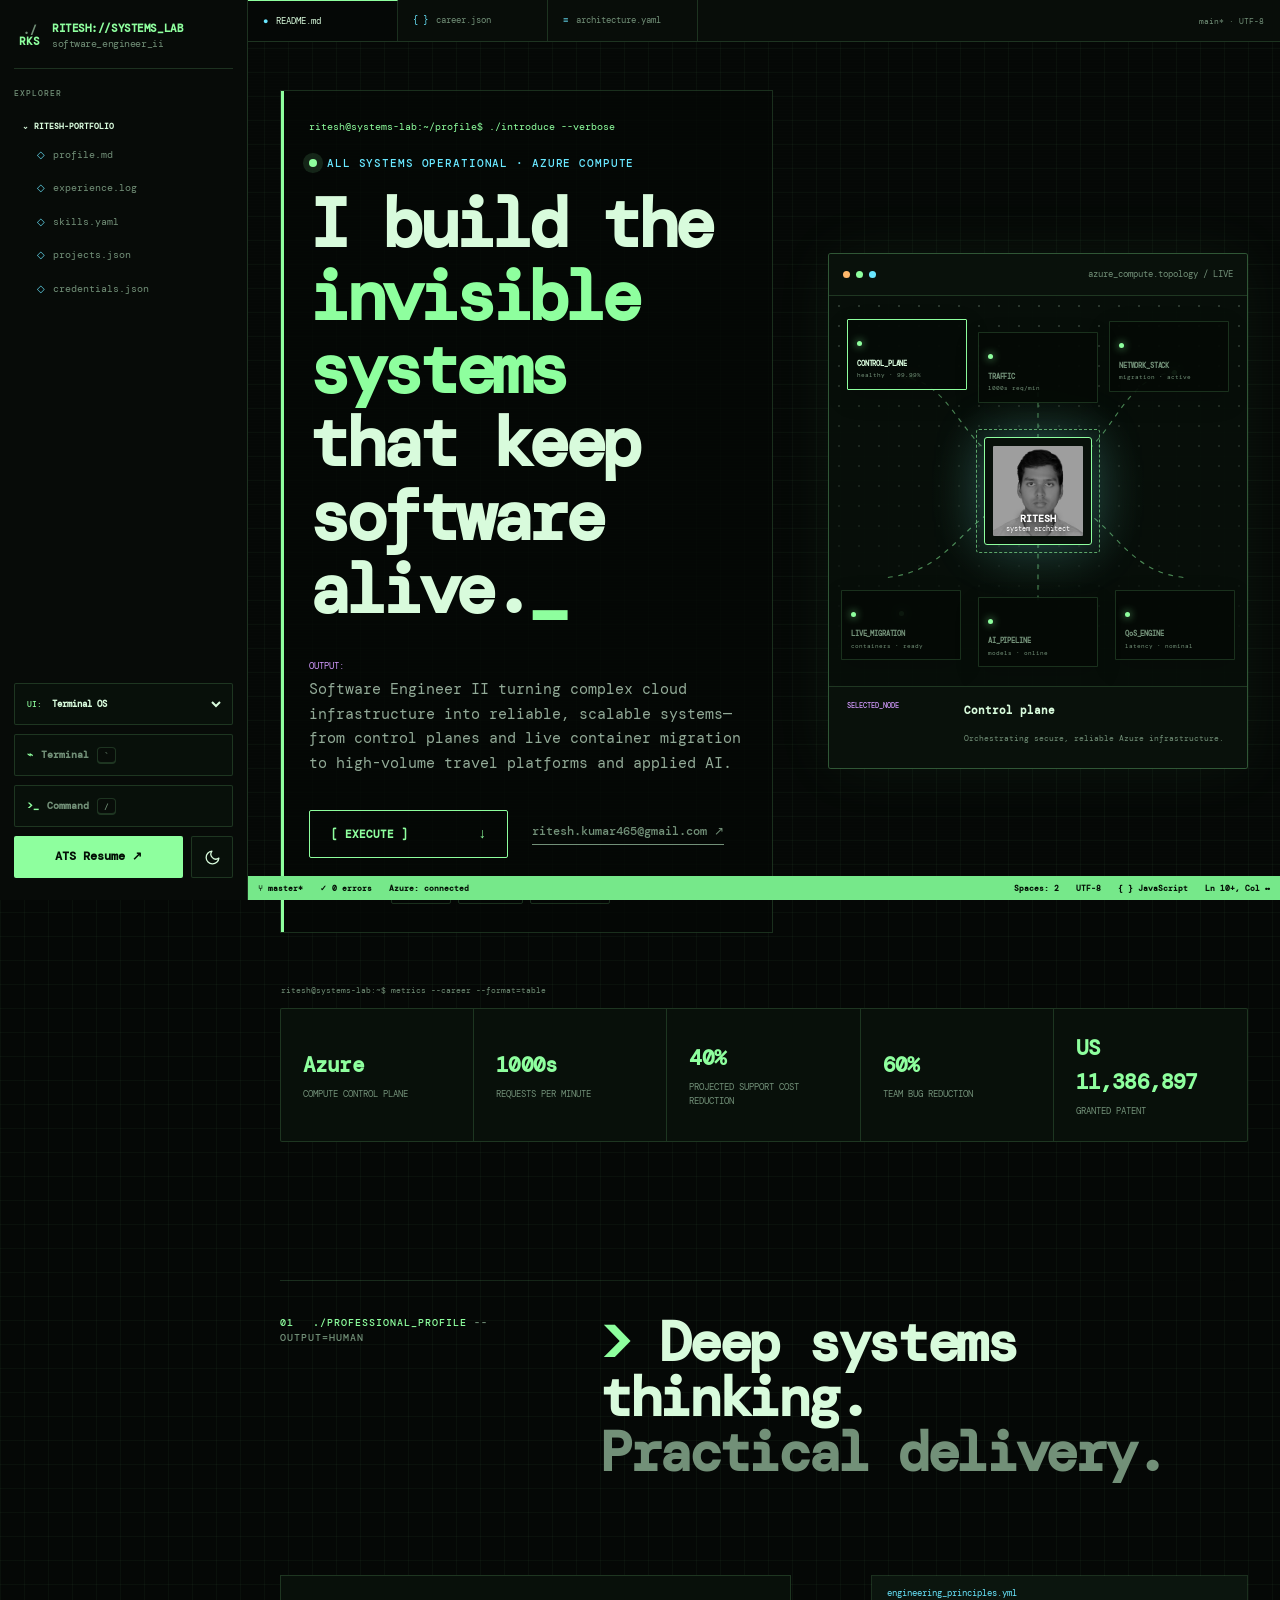
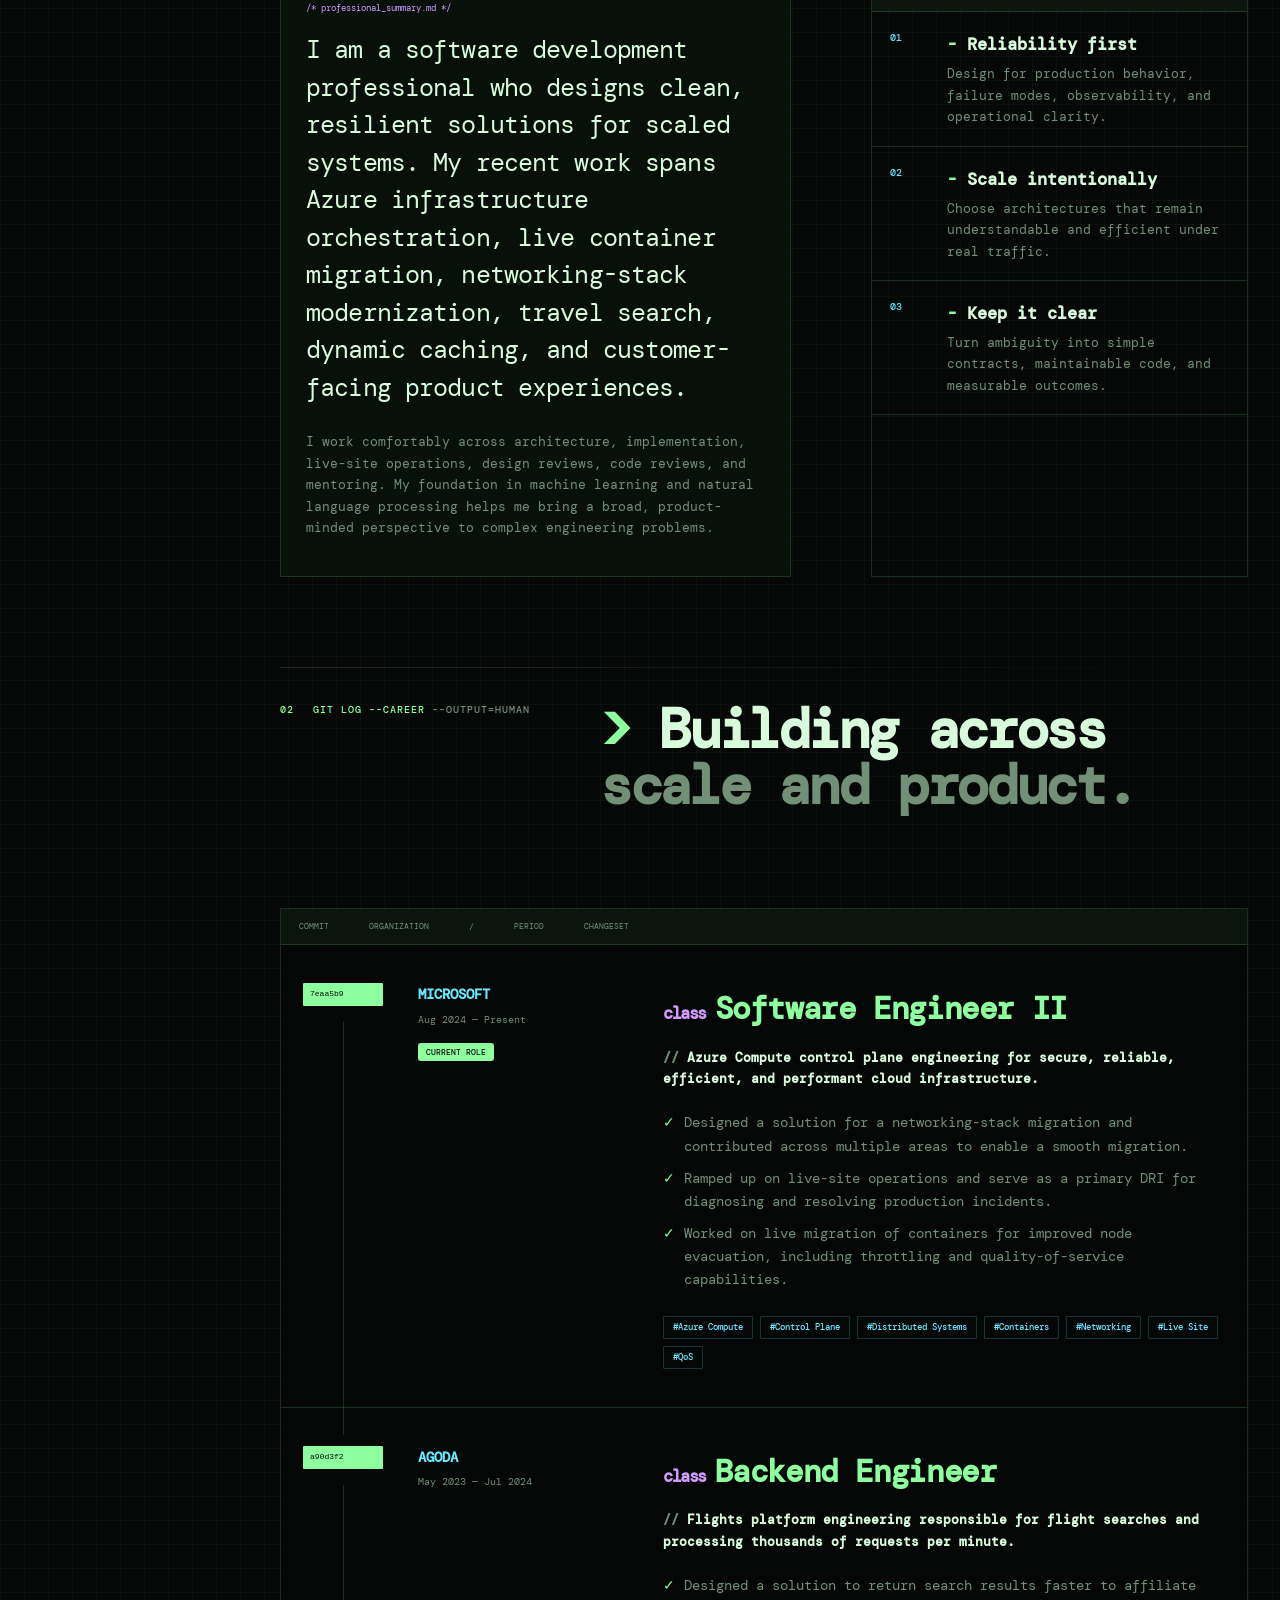
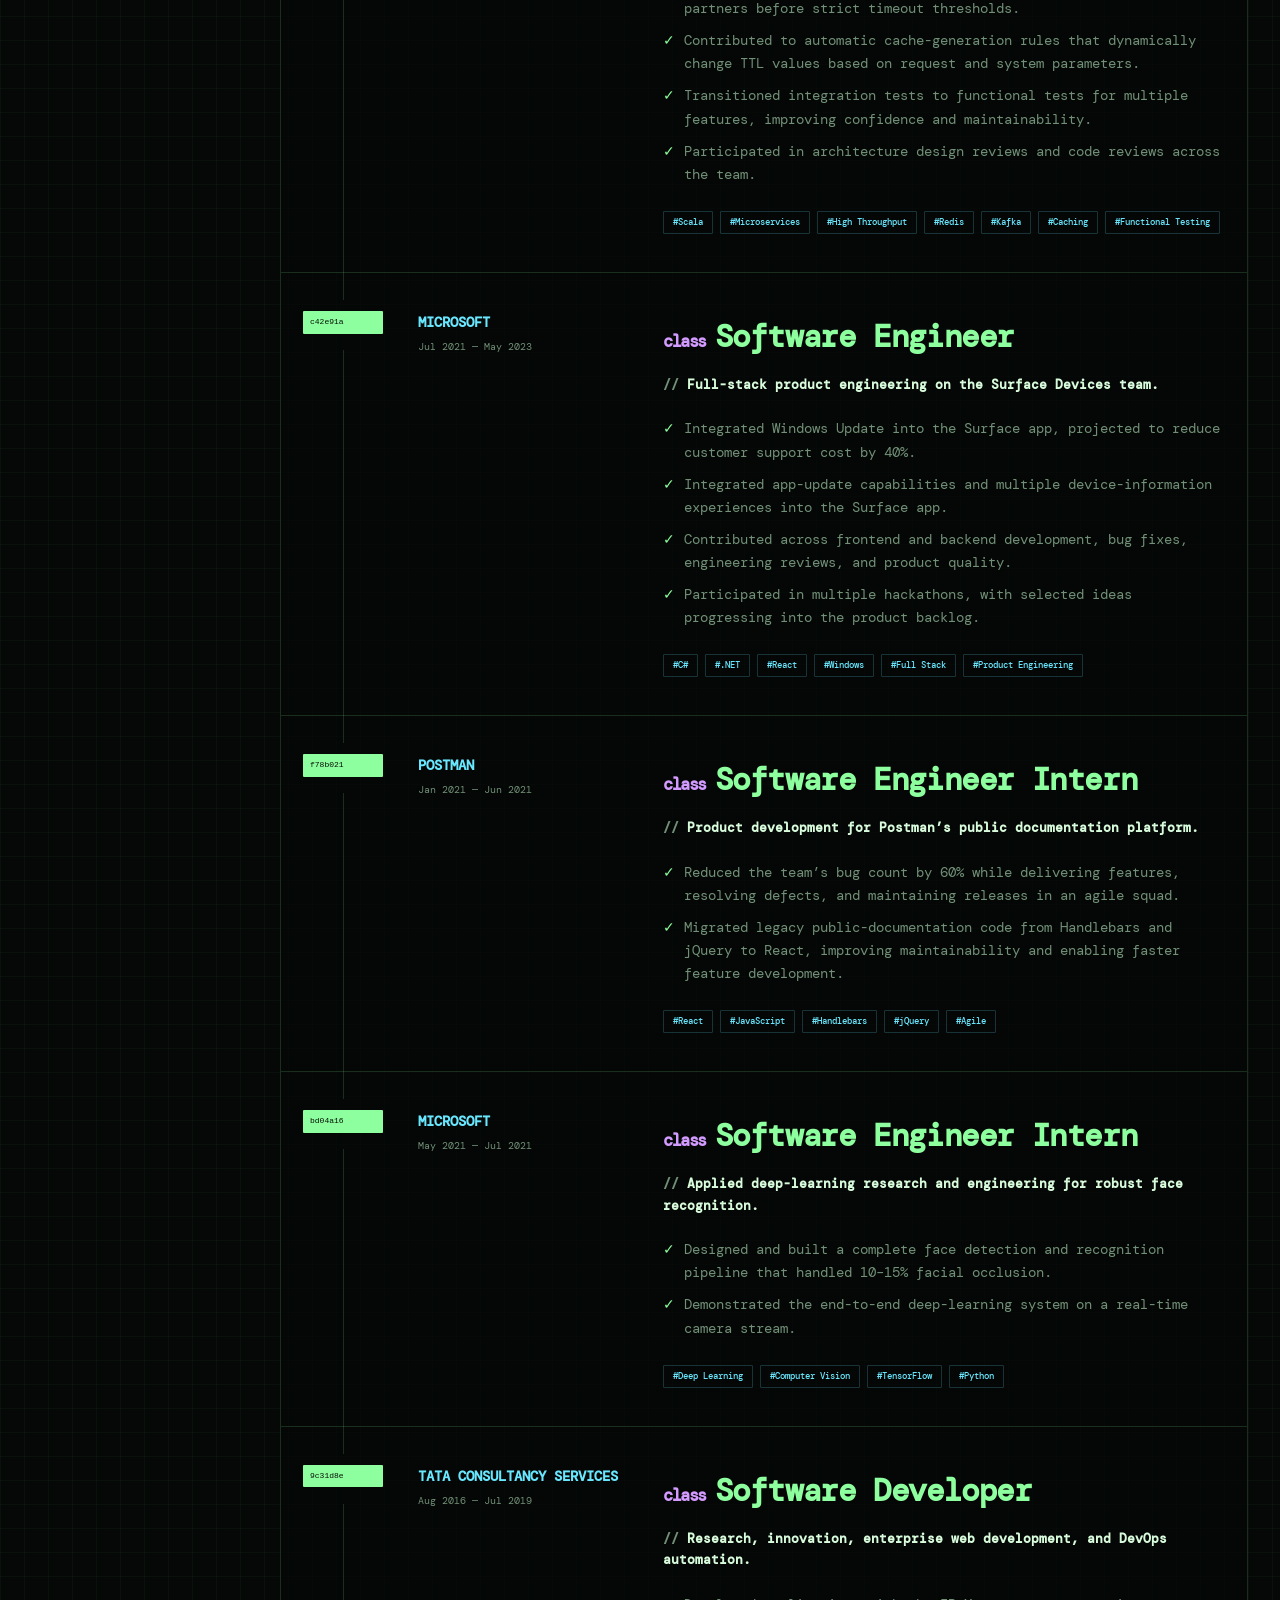
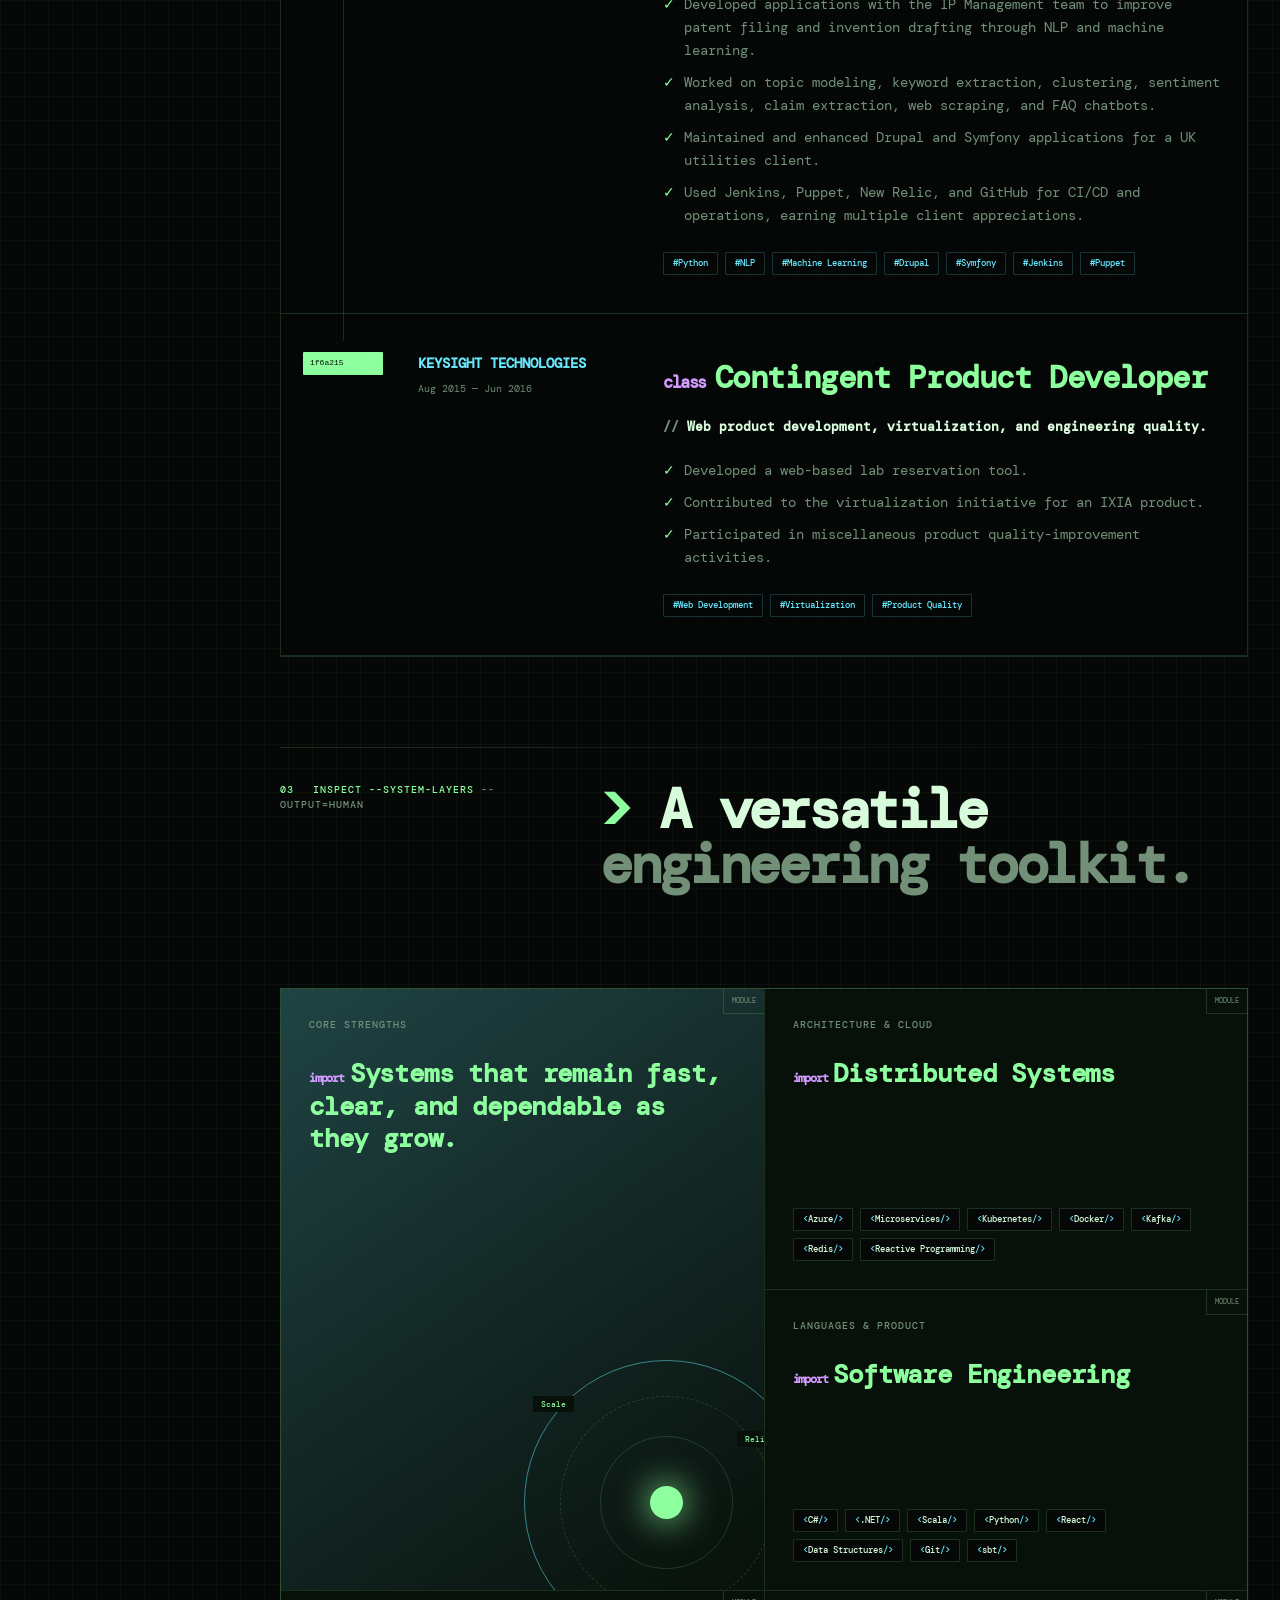
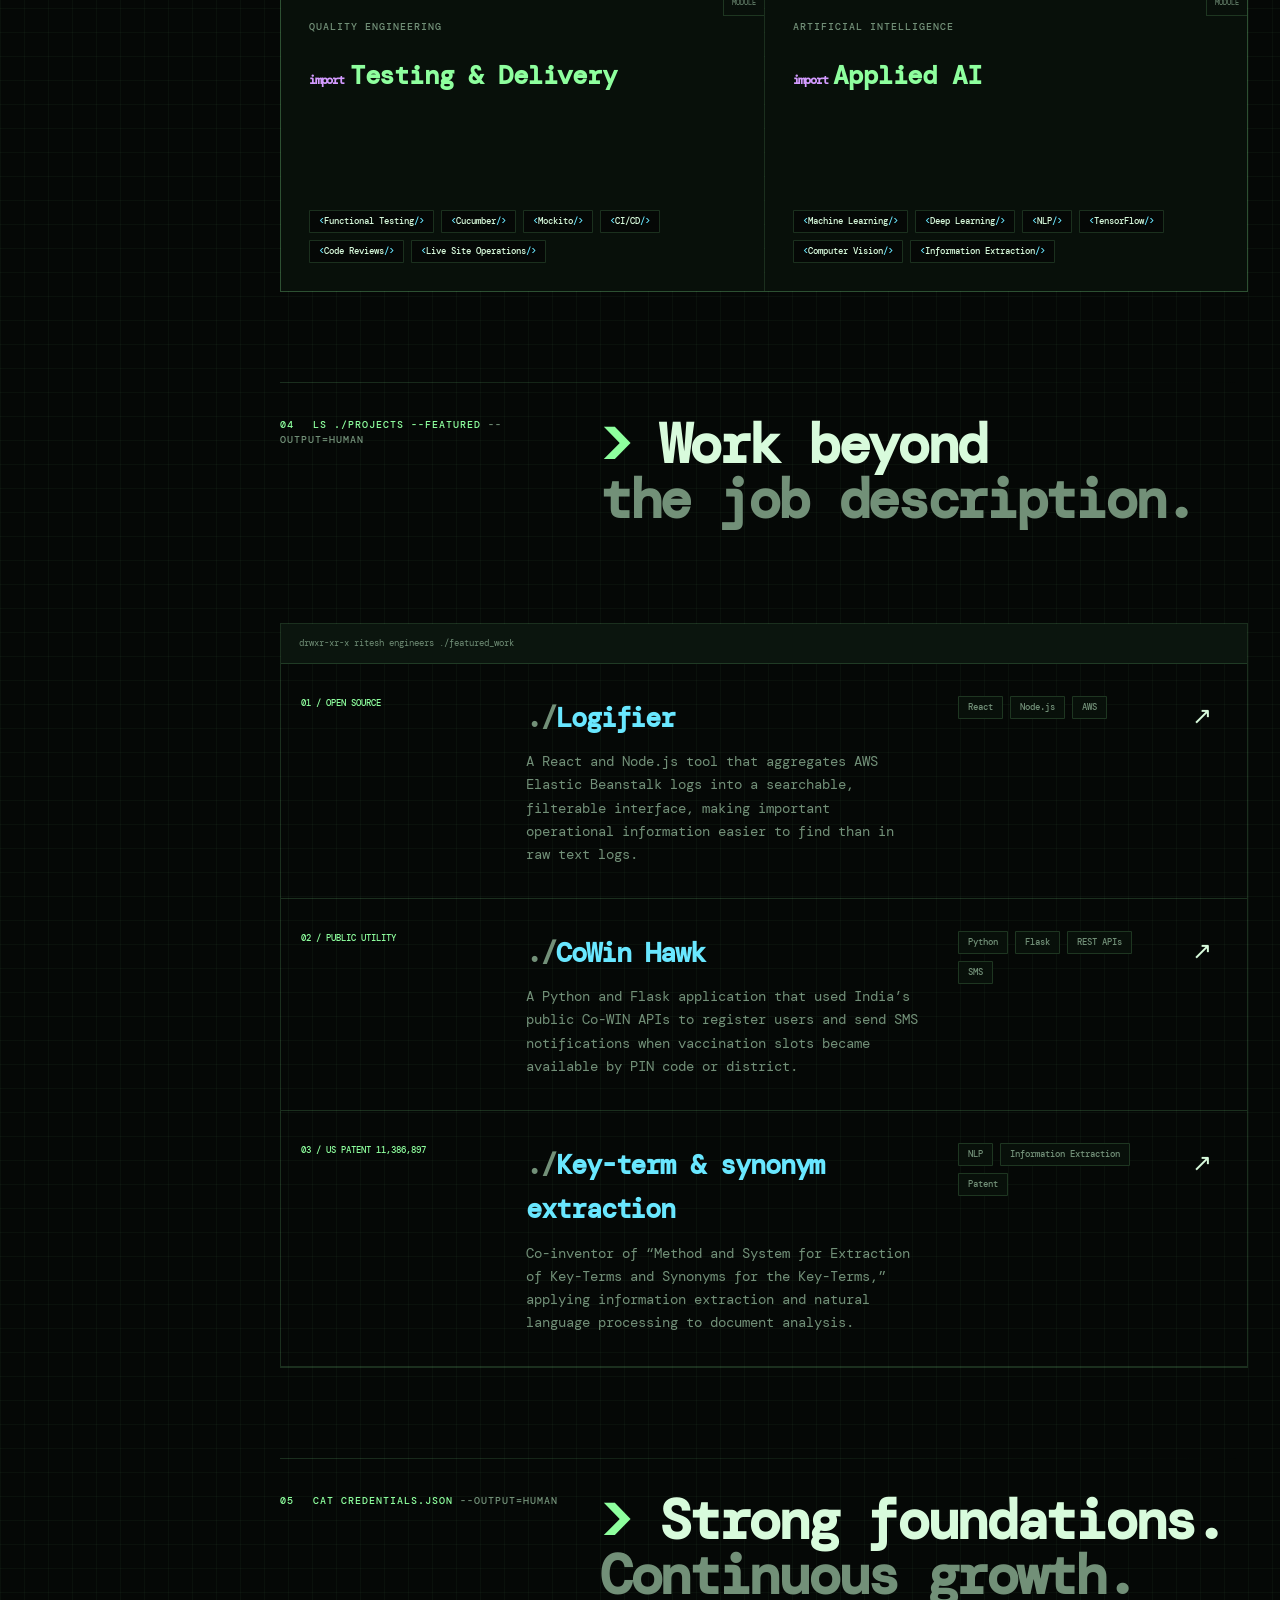
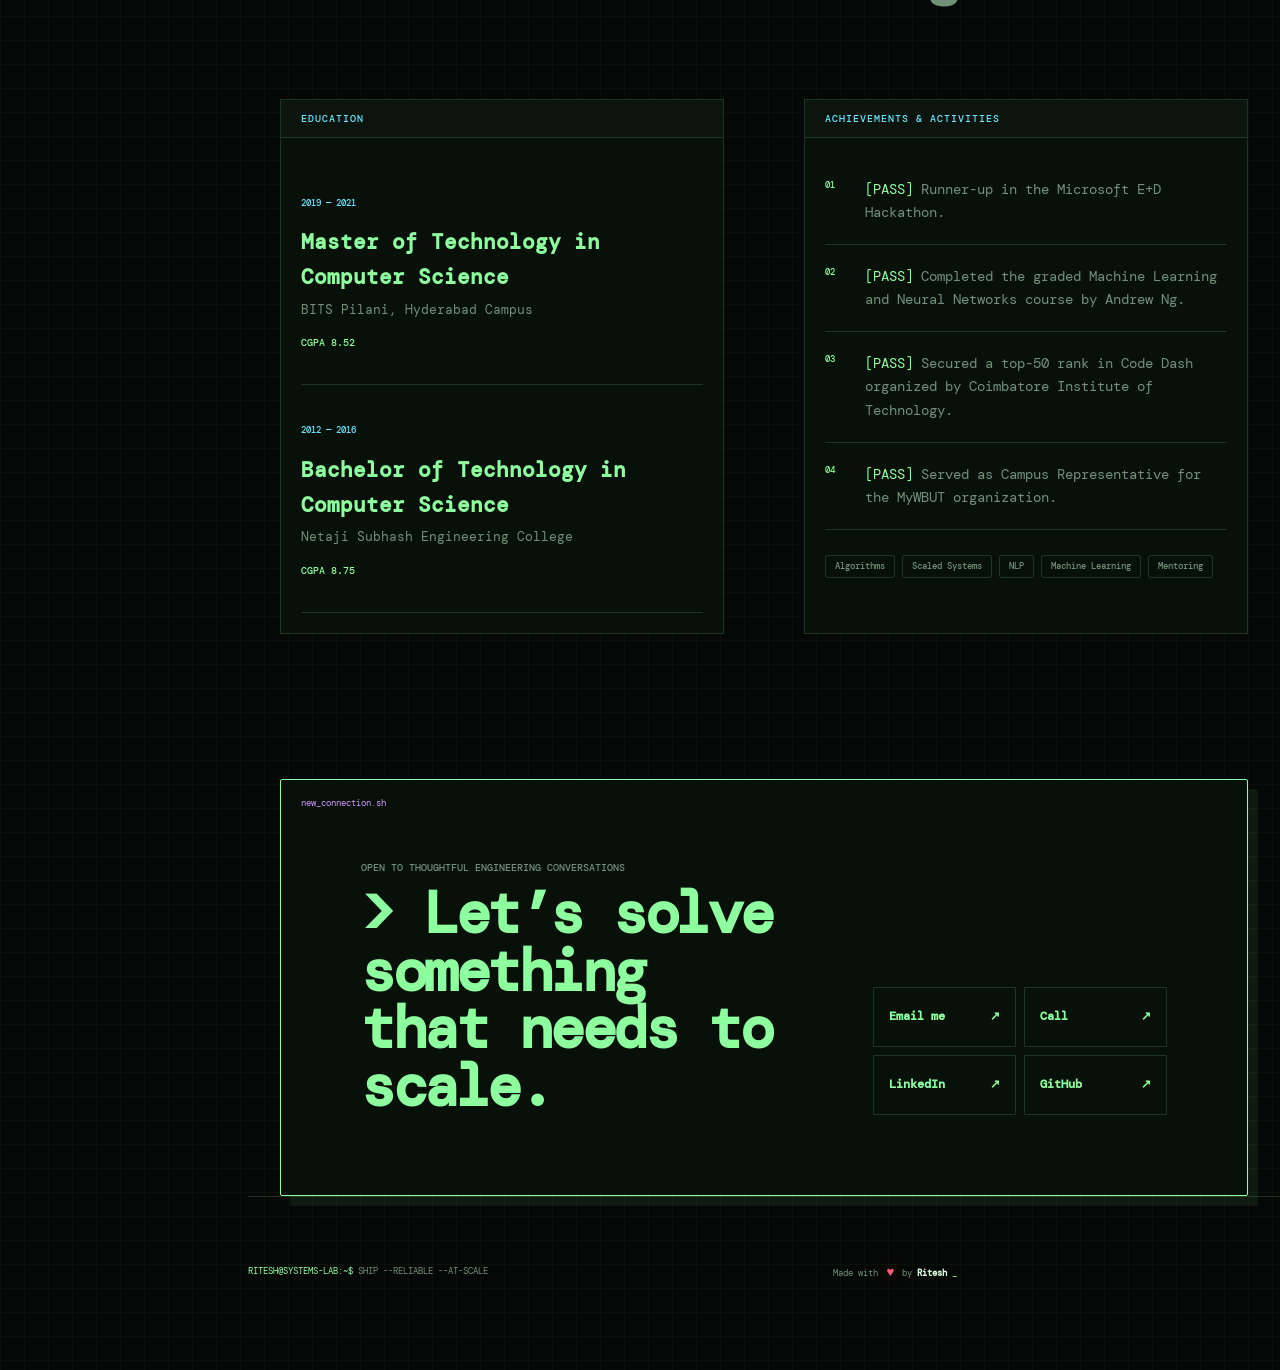
<file: index.html>
<!doctype html>
<html lang="en" data-interface="terminal">
<head>
  <meta charset="utf-8">
  <meta name="viewport" content="width=device-width, initial-scale=1">
  <meta name="description" content="Ritesh Kumar Singh is a Software Engineer II at Microsoft specializing in Azure Compute, distributed systems, microservices, backend engineering, cloud infrastructure, and applied AI.">
  <meta name="keywords" content="Ritesh Kumar Singh, Software Engineer II, Microsoft, Azure Compute, Distributed Systems, Backend Engineer, Microservices, Kubernetes, Docker, Kafka, Redis, Scala, C Sharp, Python, React, Machine Learning, NLP">
  <meta name="author" content="Ritesh Kumar Singh">
  <meta name="theme-color" content="#080a10">
  <meta property="og:title" content="Ritesh Kumar Singh | Software Engineer II">
  <meta property="og:description" content="Building reliable cloud infrastructure and backend systems at scale.">
  <meta property="og:type" content="profile">
  <meta property="og:url" content="https://riteshksingh1709.github.io/">
  <meta property="og:image" content="https://riteshksingh1709.github.io/img/profile.jpg">
  <title>Ritesh Kumar Singh | Software Engineer II</title>
  <link rel="canonical" href="https://riteshksingh1709.github.io/">
  <link rel="icon" href="data:image/svg+xml,%3Csvg xmlns='http://www.w3.org/2000/svg' viewBox='0 0 64 64'%3E%3Crect width='64' height='64' rx='32' fill='%23c8ff5c'/%3E%3Ctext x='32' y='38' text-anchor='middle' font-family='monospace' font-size='20' font-weight='700' fill='%23080a10'%3ERKS%3C/text%3E%3C/svg%3E">
  <link rel="preconnect" href="https://fonts.googleapis.com">
  <link rel="preconnect" href="https://fonts.gstatic.com" crossorigin>
  <link href="https://fonts.googleapis.com/css2?family=DM+Mono:wght@400;500&family=Manrope:wght@400;500;600;700;800&display=swap" rel="stylesheet">
  <link rel="stylesheet" href="css/site.css">
  <script type="application/ld+json">
  {
    "@context": "https://schema.org",
    "@type": "Person",
    "name": "Ritesh Kumar Singh",
    "url": "https://riteshksingh1709.github.io/",
    "image": "https://riteshksingh1709.github.io/img/profile.jpg",
    "email": "mailto:ritesh.kumar465@gmail.com",
    "telephone": "+91-8276079012",
    "jobTitle": "Software Engineer II",
    "worksFor": {"@type": "Organization", "name": "Microsoft"},
    "alumniOf": [
      {"@type": "CollegeOrUniversity", "name": "BITS Pilani, Hyderabad Campus"},
      {"@type": "CollegeOrUniversity", "name": "Netaji Subhash Engineering College"}
    ],
    "sameAs": [
      "https://github.com/RiteshKSingh1709",
      "https://www.linkedin.com/in/ritesh-kumar-singh-38a24ab8"
    ],
    "knowsAbout": ["Azure", "Distributed Systems", "Microservices", "Kubernetes", "Docker", "Kafka", "Redis", "C#", ".NET", "Scala", "Python", "React", "Machine Learning", "Deep Learning", "Natural Language Processing"]
  }
  </script>
  <script src="js/site.js" defer></script>
</head>
<body>
  <a class="skip-link" href="#content">Skip to resume content</a>
  <div class="progress-bar" aria-hidden="true"></div>
  <div class="cursor-glow" aria-hidden="true"></div>
  <div class="boot-screen" aria-hidden="true">
    <div class="boot-terminal">
      <p><span>RITESH SYSTEMS LAB</span> / boot sequence</p>
      <div class="boot-log">
        <span>[ ok ] loading distributed_systems</span>
        <span>[ ok ] mounting azure_compute</span>
        <span>[ ok ] starting reliability_engine</span>
        <span>[ ok ] indexing 10+ years of experience</span>
      </div>
      <div class="boot-progress"><i></i></div>
    </div>
  </div>
  <div class="command-palette" role="dialog" aria-modal="true" aria-labelledby="command-title" hidden>
    <div class="command-box">
      <div class="command-input">
        <span>&gt;_</span>
        <input id="command-title" type="text" placeholder="Type a command or section…" autocomplete="off">
        <kbd>ESC</kbd>
      </div>
      <div class="command-results">
        <button type="button" data-command="profile"><span>01</span> Open professional profile <kbd>P</kbd></button>
        <button type="button" data-command="experience"><span>02</span> Inspect work experience <kbd>E</kbd></button>
        <button type="button" data-command="expertise"><span>03</span> Explore technical stack <kbd>S</kbd></button>
        <button type="button" data-command="projects"><span>04</span> View projects and patent <kbd>W</kbd></button>
        <button type="button" data-command="print"><span>⌘</span> Export ATS resume <kbd>R</kbd></button>
        <button type="button" data-command="theme"><span>◐</span> Toggle interface theme <kbd>T</kbd></button>
      </div>
    </div>
  </div>
    <div class="terminal-mode" role="dialog" aria-modal="true" aria-labelledby="terminal-title" hidden>
      <div class="terminal-window">
        <header class="terminal-header">
          <div class="terminal-dots" aria-hidden="true"><span></span><span></span><span></span></div>
          <p id="terminal-title">ritesh@systems-lab:~</p>
          <button class="terminal-close" type="button" aria-label="Close terminal">×</button>
        </header>
        <div class="terminal-body" role="log" aria-live="polite">
          <div class="terminal-output">
            <div class="terminal-welcome">
              <pre aria-hidden="true">
 ____  _  ______
|  _ \| |/ / ___|   Ritesh Systems Lab
| |_) | ' /\___ \   Portfolio shell v1.0
|  _ &lt;| . \ ___) |
|_| \_\_|\_\____/</pre>
              <p>Connected to <strong>ritesh.dev</strong>. Type <code>help</code> to inspect available commands.</p>
            </div>
          </div>
          <form class="terminal-form">
            <label for="terminal-input"><span>ritesh@systems-lab</span>:<b>~</b>$</label>
            <input id="terminal-input" type="text" autocomplete="off" autocapitalize="none" spellcheck="false" aria-label="Terminal command">
          </form>
        </div>
        <footer class="terminal-status">
          <span>● CONNECTED</span>
          <span>UTF-8</span>
          <span>press ESC to exit</span>
        </footer>
      </div>
    </div>
  <header class="print-header">
    <h1>Ritesh Kumar Singh</h1>
    <p class="print-title">Software Engineer II · Cloud Infrastructure · Distributed Systems · Backend Engineering</p>
    <p>+91 8276079012 · ritesh.kumar465@gmail.com · github.com/RiteshKSingh1709 · linkedin.com/in/ritesh-kumar-singh-38a24ab8</p>
    <p>Software engineer with 10+ years of experience designing reliable cloud infrastructure, distributed systems, high-volume backend platforms, full-stack products, and applied AI solutions.</p>
  </header>

  <header class="site-header">
    <nav class="nav shell" aria-label="Primary navigation">
      <a class="brand" href="#home" aria-label="Ritesh Kumar Singh home">
        <span class="brand-symbol">RKS</span>
        <span class="brand-copy">RITESH://SYSTEMS_LAB<small>software_engineer_ii</small></span>
      </a>
      <button class="nav-toggle" type="button" aria-expanded="false" aria-controls="nav-menu">
        <span></span><span></span>
        <span class="sr-only">Toggle navigation</span>
      </button>
      <div class="nav-menu" id="nav-menu">
        <a href="#profile" data-file="profile.md">Profile</a>
        <a href="#experience" data-file="experience.log">Experience</a>
        <a href="#expertise" data-file="skills.yaml">Expertise</a>
        <a href="#projects" data-file="projects.json">Projects</a>
        <a href="#credentials" data-file="credentials.json">Credentials</a>
      </div>
      <div class="nav-actions">
        <label class="interface-picker">
          <span class="sr-only">Choose website interface</span>
          <i aria-hidden="true">UI:</i>
          <select class="interface-select" aria-label="Choose website interface">
            <option value="terminal">Terminal OS</option>
            <option value="systems">Systems Lab</option>
          </select>
        </label>
        <button class="terminal-trigger" type="button"><span>⌁</span> Terminal <kbd>`</kbd></button>
        <button class="command-trigger" type="button" aria-label="Open command palette"><span>&gt;_</span> Command <kbd>/</kbd></button>
        <button class="icon-button theme-toggle" type="button" aria-label="Change color theme">
          <svg viewBox="0 0 24 24" aria-hidden="true"><path d="M21 12.8A9 9 0 1 1 11.2 3a7 7 0 0 0 9.8 9.8Z"/></svg>
        </button>
        <button class="resume-button print-resume" type="button">ATS Resume <span aria-hidden="true">↗</span></button>
      </div>
    </nav>
  </header>
  <div class="editor-tabs" aria-hidden="true">
    <span class="active"><i>●</i> README.md</span>
    <span><i>{ }</i> career.json</span>
    <span><i>≡</i> architecture.yaml</span>
    <span class="editor-spacer"></span>
    <small>main* · UTF-8</small>
  </div>

  <main id="content">
    <section class="hero shell" id="home">
      <div class="hero-grid">
        <div class="hero-copy reveal">
          <div class="availability"><span></span> ALL SYSTEMS OPERATIONAL · AZURE COMPUTE</div>
          <h1>I build the <em>invisible systems</em> that keep software alive.</h1>
          <p class="hero-summary">Software Engineer II turning complex cloud infrastructure into reliable, scalable systems—from control planes and live container migration to high-volume travel platforms and applied AI.</p>
          <div class="hero-actions">
            <a class="primary-action" href="#experience">Enter the system <span>↓</span></a>
            <a class="text-action" href="mailto:ritesh.kumar465@gmail.com">ritesh.kumar465@gmail.com <span>↗</span></a>
          </div>
          <div class="terminal-shortcuts" aria-label="Quick terminal commands">
            <span>quick_commands:</span>
            <button type="button" data-terminal-command="whoami">whoami</button>
            <button type="button" data-terminal-command="experience">git log</button>
            <button type="button" data-terminal-command="skills">cat skills</button>
          </div>
        </div>

        <aside class="hero-console reveal" aria-label="Interactive professional systems map">
          <div class="console-bar"><span></span><span></span><span></span><small>azure_compute.topology / LIVE</small></div>
          <div class="system-map">
            <svg class="network-lines" viewBox="0 0 440 390" aria-hidden="true">
              <path d="M76 76 C130 76 138 151 195 170"/>
              <path d="M365 70 C306 74 302 145 247 169"/>
              <path d="M62 286 C130 278 140 223 194 206"/>
              <path d="M373 286 C310 279 300 224 249 206"/>
              <path d="M220 80 L220 146"/>
              <path d="M220 228 L220 314"/>
            </svg>
            <div class="data-packet packet-one"></div>
            <div class="data-packet packet-two"></div>
            <div class="data-packet packet-three"></div>
            <button class="arch-node node-api active" type="button" data-title="Control plane" data-detail="Orchestrating secure, reliable Azure infrastructure."><i></i><strong>CONTROL_PLANE</strong><span>healthy · 99.99%</span></button>
            <button class="arch-node node-network" type="button" data-title="Networking stack" data-detail="Designing smoother migrations across critical networking paths."><i></i><strong>NETWORK_STACK</strong><span>migration · active</span></button>
            <button class="arch-node node-live" type="button" data-title="Live migration" data-detail="Moving containers safely for better node evacuation."><i></i><strong>LIVE_MIGRATION</strong><span>containers · ready</span></button>
            <button class="arch-node node-qos" type="button" data-title="Quality of service" data-detail="Applying throttling and QoS to protect system performance."><i></i><strong>QoS_ENGINE</strong><span>latency · nominal</span></button>
            <button class="arch-node node-traffic" type="button" data-title="High-volume systems" data-detail="Backend platforms designed for thousands of requests per minute."><i></i><strong>TRAFFIC</strong><span>1000s req/min</span></button>
            <button class="arch-node node-ai" type="button" data-title="Applied intelligence" data-detail="Machine learning, NLP, deep learning, and computer vision."><i></i><strong>AI_PIPELINE</strong><span>models · online</span></button>
            <div class="core-node">
              <span class="core-pulse"></span>
              <img src="img/profile.jpg" alt="Ritesh Kumar Singh" width="120" height="120">
              <strong>RITESH</strong>
              <small>system architect</small>
            </div>
          </div>
          <div class="system-inspector">
            <span>SELECTED_NODE</span>
            <strong>Control plane</strong>
            <p>Orchestrating secure, reliable Azure infrastructure.</p>
          </div>
        </aside>
      </div>

      <div class="signal-strip reveal" aria-label="Career highlights">
        <div><strong>Azure</strong><span>Compute control plane</span></div>
        <div><strong>1000s</strong><span>Requests per minute</span></div>
        <div><strong>40%</strong><span>Projected support cost reduction</span></div>
        <div><strong>60%</strong><span>Team bug reduction</span></div>
        <div><strong>US 11,386,897</strong><span>Granted patent</span></div>
      </div>
    </section>

    <section class="section shell" id="profile">
      <header class="section-header reveal">
        <p><span>01</span> ./professional_profile</p>
        <h2>Deep systems thinking.<br><span>Practical delivery.</span></h2>
      </header>
      <div class="profile-grid">
        <div class="profile-statement reveal">
          <p>I am a software development professional who designs clean, resilient solutions for scaled systems. My recent work spans Azure infrastructure orchestration, live container migration, networking-stack modernization, travel search, dynamic caching, and customer-facing product experiences.</p>
          <p>I work comfortably across architecture, implementation, live-site operations, design reviews, code reviews, and mentoring. My foundation in machine learning and natural language processing helps me bring a broad, product-minded perspective to complex engineering problems.</p>
        </div>
        <div class="principles reveal">
          <article><span>01</span><div><h3>Reliability first</h3><p>Design for production behavior, failure modes, observability, and operational clarity.</p></div></article>
          <article><span>02</span><div><h3>Scale intentionally</h3><p>Choose architectures that remain understandable and efficient under real traffic.</p></div></article>
          <article><span>03</span><div><h3>Keep it clear</h3><p>Turn ambiguity into simple contracts, maintainable code, and measurable outcomes.</p></div></article>
        </div>
      </div>
    </section>

    <section class="section shell" id="experience">
      <header class="section-header reveal">
        <p><span>02</span> git log --career</p>
        <h2>Building across<br><span>scale and product.</span></h2>
      </header>

      <div class="experience-list">
        <article class="experience-card reveal">
          <div class="experience-index"><span>01</span><code>7eaa5b9</code></div>
          <div class="experience-meta">
            <p class="company">Microsoft</p>
            <p class="period">Aug 2024 — Present</p>
            <span class="current-role">Current role</span>
          </div>
          <div class="experience-body">
            <h3>Software Engineer II</h3>
            <p class="role-summary">Azure Compute control plane engineering for secure, reliable, efficient, and performant cloud infrastructure.</p>
            <ul>
              <li>Designed a solution for a networking-stack migration and contributed across multiple areas to enable a smooth migration.</li>
              <li>Ramped up on live-site operations and serve as a primary DRI for diagnosing and resolving production incidents.</li>
              <li>Worked on live migration of containers for improved node evacuation, including throttling and quality-of-service capabilities.</li>
            </ul>
            <div class="keyword-list"><span>Azure Compute</span><span>Control Plane</span><span>Distributed Systems</span><span>Containers</span><span>Networking</span><span>Live Site</span><span>QoS</span></div>
          </div>
        </article>

        <article class="experience-card reveal">
          <div class="experience-index"><span>02</span><code>a90d3f2</code></div>
          <div class="experience-meta">
            <p class="company">Agoda</p>
            <p class="period">May 2023 — Jul 2024</p>
          </div>
          <div class="experience-body">
            <h3>Backend Engineer</h3>
            <p class="role-summary">Flights platform engineering responsible for flight searches and processing thousands of requests per minute.</p>
            <ul>
              <li>Designed a solution to return search results faster to affiliate partners before strict timeout thresholds.</li>
              <li>Contributed to automatic cache-generation rules that dynamically change TTL values based on request and system parameters.</li>
              <li>Transitioned integration tests to functional tests for multiple features, improving confidence and maintainability.</li>
              <li>Participated in architecture design reviews and code reviews across the team.</li>
            </ul>
            <div class="keyword-list"><span>Scala</span><span>Microservices</span><span>High Throughput</span><span>Redis</span><span>Kafka</span><span>Caching</span><span>Functional Testing</span></div>
          </div>
        </article>

        <article class="experience-card reveal">
          <div class="experience-index"><span>03</span><code>c42e91a</code></div>
          <div class="experience-meta">
            <p class="company">Microsoft</p>
            <p class="period">Jul 2021 — May 2023</p>
          </div>
          <div class="experience-body">
            <h3>Software Engineer</h3>
            <p class="role-summary">Full-stack product engineering on the Surface Devices team.</p>
            <ul>
              <li>Integrated Windows Update into the Surface app, projected to reduce customer support cost by 40%.</li>
              <li>Integrated app-update capabilities and multiple device-information experiences into the Surface app.</li>
              <li>Contributed across frontend and backend development, bug fixes, engineering reviews, and product quality.</li>
              <li>Participated in multiple hackathons, with selected ideas progressing into the product backlog.</li>
            </ul>
            <div class="keyword-list"><span>C#</span><span>.NET</span><span>React</span><span>Windows</span><span>Full Stack</span><span>Product Engineering</span></div>
          </div>
        </article>

        <article class="experience-card reveal">
          <div class="experience-index"><span>04</span><code>f78b021</code></div>
          <div class="experience-meta">
            <p class="company">Postman</p>
            <p class="period">Jan 2021 — Jun 2021</p>
          </div>
          <div class="experience-body">
            <h3>Software Engineer Intern</h3>
            <p class="role-summary">Product development for Postman’s public documentation platform.</p>
            <ul>
              <li>Reduced the team’s bug count by 60% while delivering features, resolving defects, and maintaining releases in an agile squad.</li>
              <li>Migrated legacy public-documentation code from Handlebars and jQuery to React, improving maintainability and enabling faster feature development.</li>
            </ul>
            <div class="keyword-list"><span>React</span><span>JavaScript</span><span>Handlebars</span><span>jQuery</span><span>Agile</span></div>
          </div>
        </article>

        <article class="experience-card reveal">
          <div class="experience-index"><span>05</span><code>bd04a16</code></div>
          <div class="experience-meta">
            <p class="company">Microsoft</p>
            <p class="period">May 2021 — Jul 2021</p>
          </div>
          <div class="experience-body">
            <h3>Software Engineer Intern</h3>
            <p class="role-summary">Applied deep-learning research and engineering for robust face recognition.</p>
            <ul>
              <li>Designed and built a complete face detection and recognition pipeline that handled 10–15% facial occlusion.</li>
              <li>Demonstrated the end-to-end deep-learning system on a real-time camera stream.</li>
            </ul>
            <div class="keyword-list"><span>Deep Learning</span><span>Computer Vision</span><span>TensorFlow</span><span>Python</span></div>
          </div>
        </article>

        <article class="experience-card reveal">
          <div class="experience-index"><span>06</span><code>9c31d8e</code></div>
          <div class="experience-meta">
            <p class="company">Tata Consultancy Services</p>
            <p class="period">Aug 2016 — Jul 2019</p>
          </div>
          <div class="experience-body">
            <h3>Software Developer</h3>
            <p class="role-summary">Research, innovation, enterprise web development, and DevOps automation.</p>
            <ul>
              <li>Developed applications with the IP Management team to improve patent filing and invention drafting through NLP and machine learning.</li>
              <li>Worked on topic modeling, keyword extraction, clustering, sentiment analysis, claim extraction, web scraping, and FAQ chatbots.</li>
              <li>Maintained and enhanced Drupal and Symfony applications for a UK utilities client.</li>
              <li>Used Jenkins, Puppet, New Relic, and GitHub for CI/CD and operations, earning multiple client appreciations.</li>
            </ul>
            <div class="keyword-list"><span>Python</span><span>NLP</span><span>Machine Learning</span><span>Drupal</span><span>Symfony</span><span>Jenkins</span><span>Puppet</span></div>
          </div>
        </article>

        <article class="experience-card reveal">
          <div class="experience-index"><span>07</span><code>1f6a215</code></div>
          <div class="experience-meta">
            <p class="company">Keysight Technologies</p>
            <p class="period">Aug 2015 — Jun 2016</p>
          </div>
          <div class="experience-body">
            <h3>Contingent Product Developer</h3>
            <p class="role-summary">Web product development, virtualization, and engineering quality.</p>
            <ul>
              <li>Developed a web-based lab reservation tool.</li>
              <li>Contributed to the virtualization initiative for an IXIA product.</li>
              <li>Participated in miscellaneous product quality-improvement activities.</li>
            </ul>
            <div class="keyword-list"><span>Web Development</span><span>Virtualization</span><span>Product Quality</span></div>
          </div>
        </article>
      </div>
    </section>

    <section class="section shell" id="expertise">
      <header class="section-header reveal">
        <p><span>03</span> inspect --system-layers</p>
        <h2>A versatile<br><span>engineering toolkit.</span></h2>
      </header>
      <div class="expertise-grid">
        <article class="expertise-card featured reveal">
          <p class="card-label">Core strengths</p>
          <h3>Systems that remain fast, clear, and dependable as they grow.</h3>
          <div class="orbit" aria-hidden="true"><span>Scale</span><span>Reliability</span><span>Design</span><i></i></div>
        </article>
        <article class="expertise-card reveal">
          <p class="card-label">Architecture &amp; cloud</p>
          <h3>Distributed Systems</h3>
          <div class="tech-cloud"><span>Azure</span><span>Microservices</span><span>Kubernetes</span><span>Docker</span><span>Kafka</span><span>Redis</span><span>Reactive Programming</span></div>
        </article>
        <article class="expertise-card reveal">
          <p class="card-label">Languages &amp; product</p>
          <h3>Software Engineering</h3>
          <div class="tech-cloud"><span>C#</span><span>.NET</span><span>Scala</span><span>Python</span><span>React</span><span>Data Structures</span><span>Git</span><span>sbt</span></div>
        </article>
        <article class="expertise-card reveal">
          <p class="card-label">Quality engineering</p>
          <h3>Testing &amp; Delivery</h3>
          <div class="tech-cloud"><span>Functional Testing</span><span>Cucumber</span><span>Mockito</span><span>CI/CD</span><span>Code Reviews</span><span>Live Site Operations</span></div>
        </article>
        <article class="expertise-card reveal">
          <p class="card-label">Artificial intelligence</p>
          <h3>Applied AI</h3>
          <div class="tech-cloud"><span>Machine Learning</span><span>Deep Learning</span><span>NLP</span><span>TensorFlow</span><span>Computer Vision</span><span>Information Extraction</span></div>
        </article>
      </div>
    </section>

    <section class="section shell" id="projects">
      <header class="section-header reveal">
        <p><span>04</span> ls ./projects --featured</p>
        <h2>Work beyond<br><span>the job description.</span></h2>
      </header>
      <div class="project-list">
        <a class="project reveal" href="https://github.com/RiteshKSingh1709/Logifier" target="_blank" rel="noreferrer">
          <div class="project-number">01 / OPEN SOURCE</div>
          <div><h3>Logifier</h3><p>A React and Node.js tool that aggregates AWS Elastic Beanstalk logs into a searchable, filterable interface, making important operational information easier to find than in raw text logs.</p></div>
          <div class="project-stack"><span>React</span><span>Node.js</span><span>AWS</span></div>
          <span class="project-arrow">↗</span>
        </a>
        <a class="project reveal" href="https://github.com/RiteshKSingh1709/CoWin-Hawk" target="_blank" rel="noreferrer">
          <div class="project-number">02 / PUBLIC UTILITY</div>
          <div><h3>CoWin Hawk</h3><p>A Python and Flask application that used India’s public Co-WIN APIs to register users and send SMS notifications when vaccination slots became available by PIN code or district.</p></div>
          <div class="project-stack"><span>Python</span><span>Flask</span><span>REST APIs</span><span>SMS</span></div>
          <span class="project-arrow">↗</span>
        </a>
        <a class="project patent reveal" href="https://patents.justia.com/patent/11386897" target="_blank" rel="noreferrer">
          <div class="project-number">03 / US PATENT 11,386,897</div>
          <div><h3>Key-term &amp; synonym extraction</h3><p>Co-inventor of “Method and System for Extraction of Key-Terms and Synonyms for the Key-Terms,” applying information extraction and natural language processing to document analysis.</p></div>
          <div class="project-stack"><span>NLP</span><span>Information Extraction</span><span>Patent</span></div>
          <span class="project-arrow">↗</span>
        </a>
      </div>
    </section>

    <section class="section shell" id="credentials">
      <header class="section-header reveal">
        <p><span>05</span> cat credentials.json</p>
        <h2>Strong foundations.<br><span>Continuous growth.</span></h2>
      </header>
      <div class="credentials-grid">
        <div class="education-column reveal">
          <p class="column-label">Education</p>
          <article>
            <span>2019 — 2021</span>
            <h3>Master of Technology in Computer Science</h3>
            <p>BITS Pilani, Hyderabad Campus</p>
            <strong>CGPA 8.52</strong>
          </article>
          <article>
            <span>2012 — 2016</span>
            <h3>Bachelor of Technology in Computer Science</h3>
            <p>Netaji Subhash Engineering College</p>
            <strong>CGPA 8.75</strong>
          </article>
        </div>
        <div class="recognition-column reveal">
          <p class="column-label">Achievements &amp; activities</p>
          <ul>
            <li><span>01</span><p>Runner-up in the Microsoft E+D Hackathon.</p></li>
            <li><span>02</span><p>Completed the graded Machine Learning and Neural Networks course by Andrew Ng.</p></li>
            <li><span>03</span><p>Secured a top-50 rank in Code Dash organized by Coimbatore Institute of Technology.</p></li>
            <li><span>04</span><p>Served as Campus Representative for the MyWBUT organization.</p></li>
          </ul>
          <div class="interests"><span>Algorithms</span><span>Scaled Systems</span><span>NLP</span><span>Machine Learning</span><span>Mentoring</span></div>
        </div>
      </div>
    </section>

    <section class="contact shell reveal" id="contact">
      <div>
        <p class="contact-label">Open to thoughtful engineering conversations</p>
        <h2>Let’s solve something<br>that needs to scale.</h2>
      </div>
      <div class="contact-actions">
        <a href="mailto:ritesh.kumar465@gmail.com">Email me <span>↗</span></a>
        <a href="tel:+918276079012">Call <span>↗</span></a>
        <a href="https://www.linkedin.com/in/ritesh-kumar-singh-38a24ab8" target="_blank" rel="noreferrer">LinkedIn <span>↗</span></a>
        <a href="https://github.com/RiteshKSingh1709" target="_blank" rel="noreferrer">GitHub <span>↗</span></a>
      </div>
    </section>
  </main>

  <footer class="footer shell">
    <p><span class="prompt">ritesh@systems-lab:~$</span> ship --reliable --at-scale</p>
    <p class="made-with-love">Made with <span class="heart" aria-label="love">♥</span> by <strong>Ritesh</strong> <span class="code-cursor" aria-hidden="true">_</span></p>
    <a href="#home">Back to top ↑</a>
  </footer>
  <div class="ide-statusbar" aria-hidden="true">
    <span>⑂ master*</span>
    <span>✓ 0 errors</span>
    <span>Azure: connected</span>
    <span class="status-spacer"></span>
    <span>Spaces: 2</span>
    <span>UTF-8</span>
    <span>{ } JavaScript</span>
    <span>Ln 10+, Col ∞</span>
  </div>
  <nav class="mobile-command-dock" aria-label="Mobile quick navigation">
    <a href="#home"><span>⌂</span>home</a>
    <a href="#experience"><span>⑂</span>career</a>
    <button type="button" data-terminal-command="help"><span>&gt;_</span>terminal</button>
    <a href="#projects"><span>{ }</span>work</a>
  </nav>
</body>
</html>
</file>
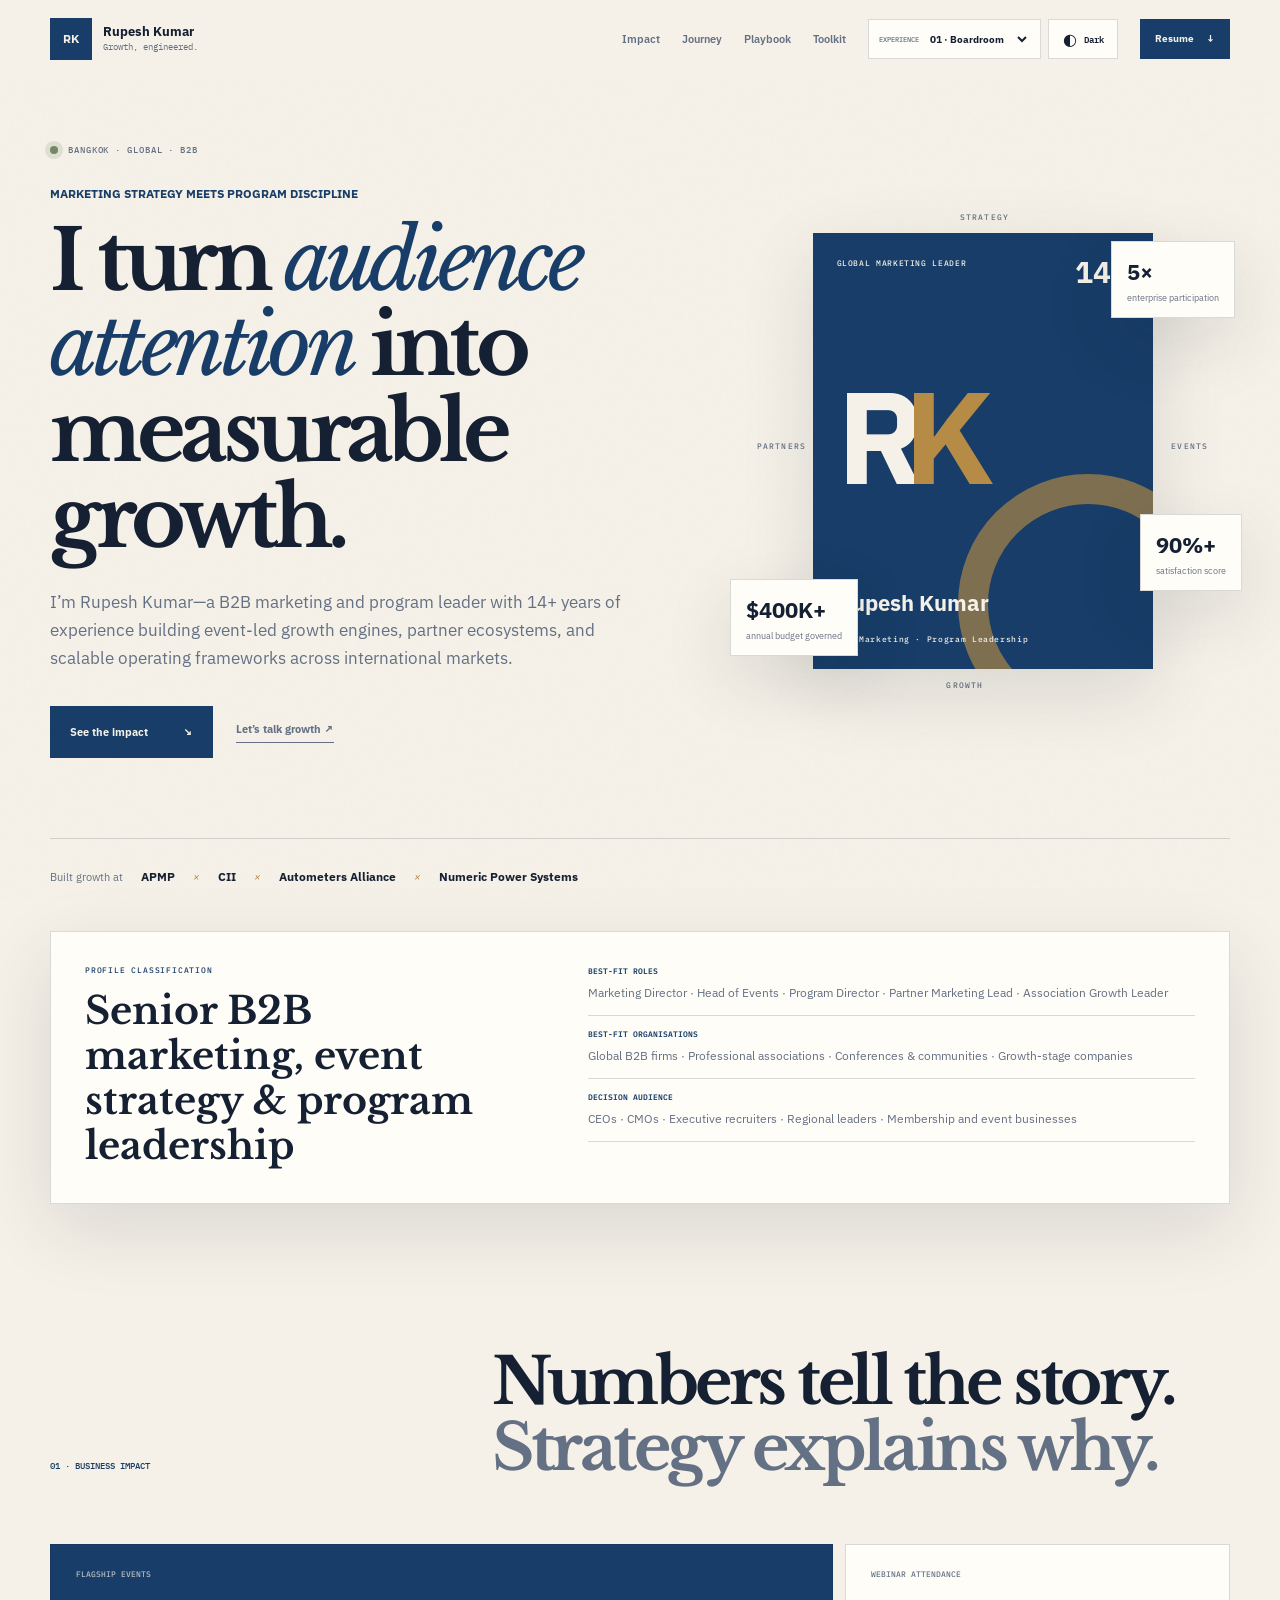
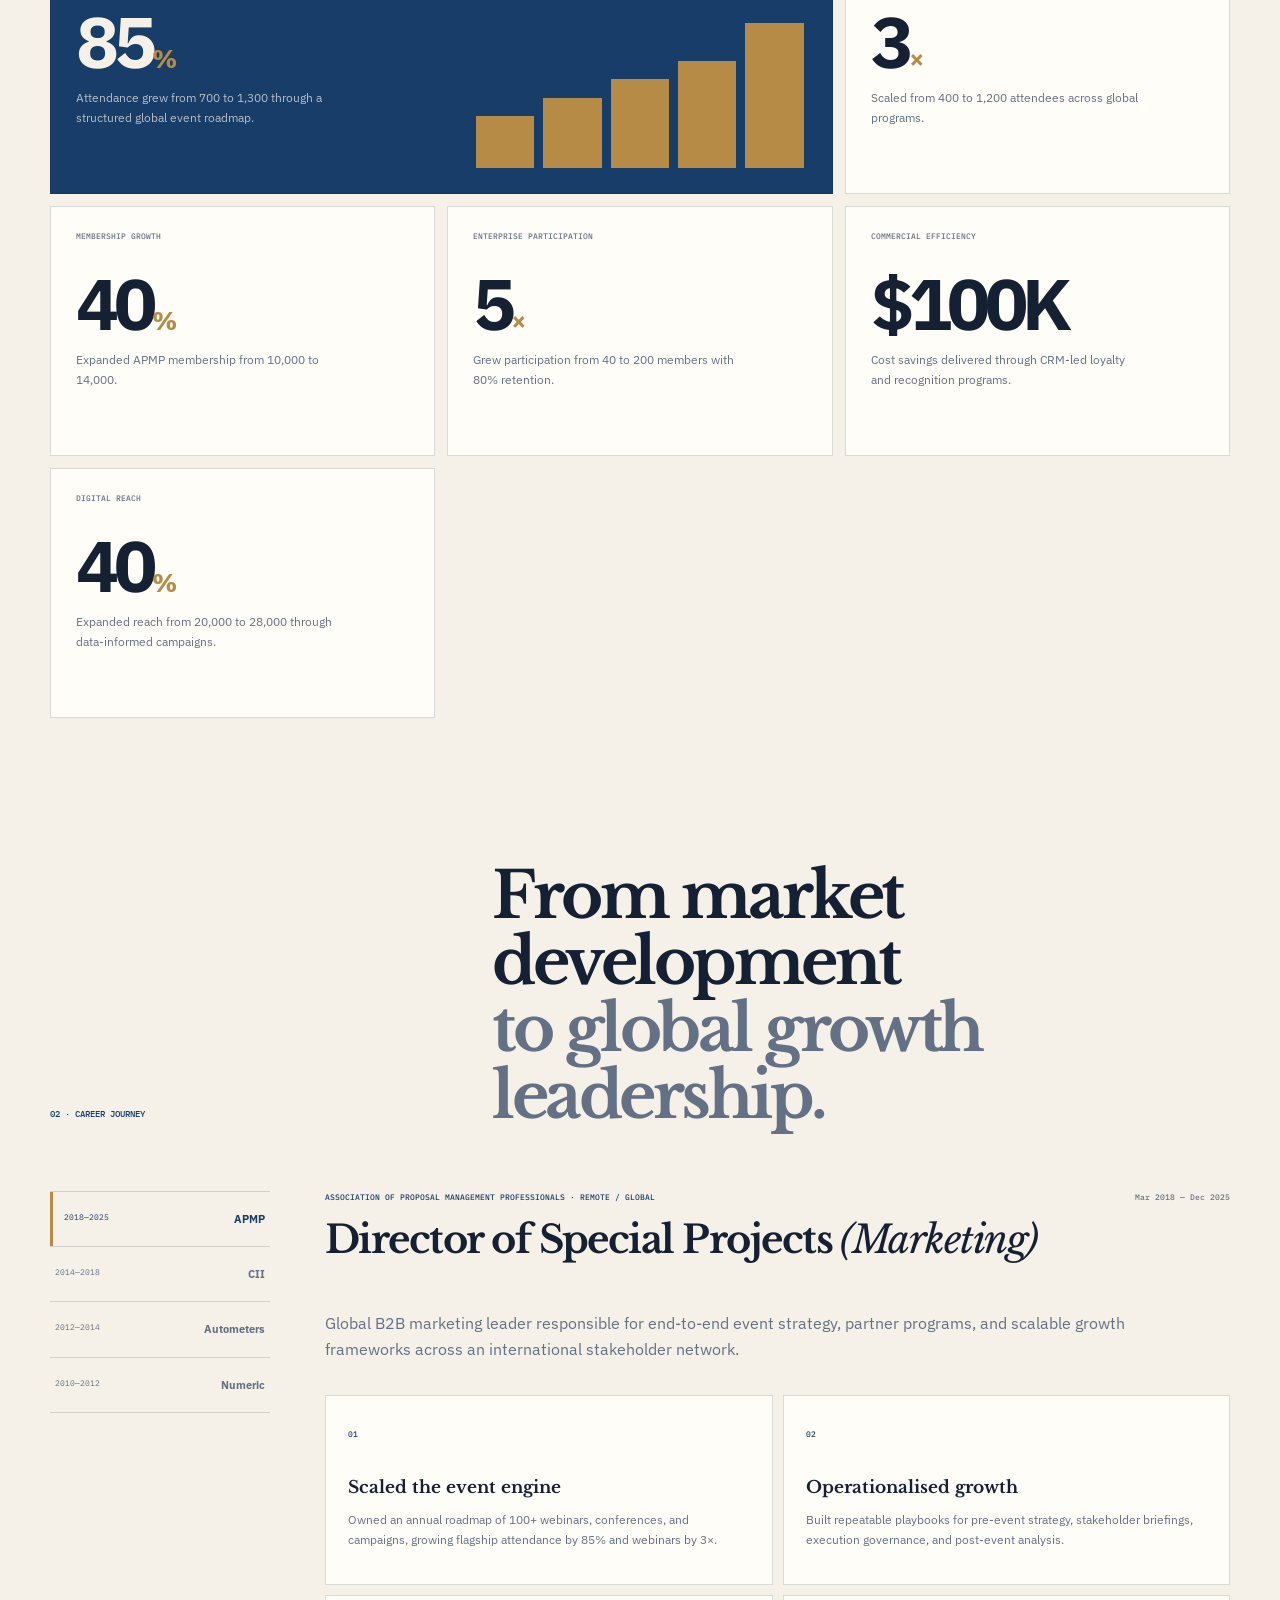
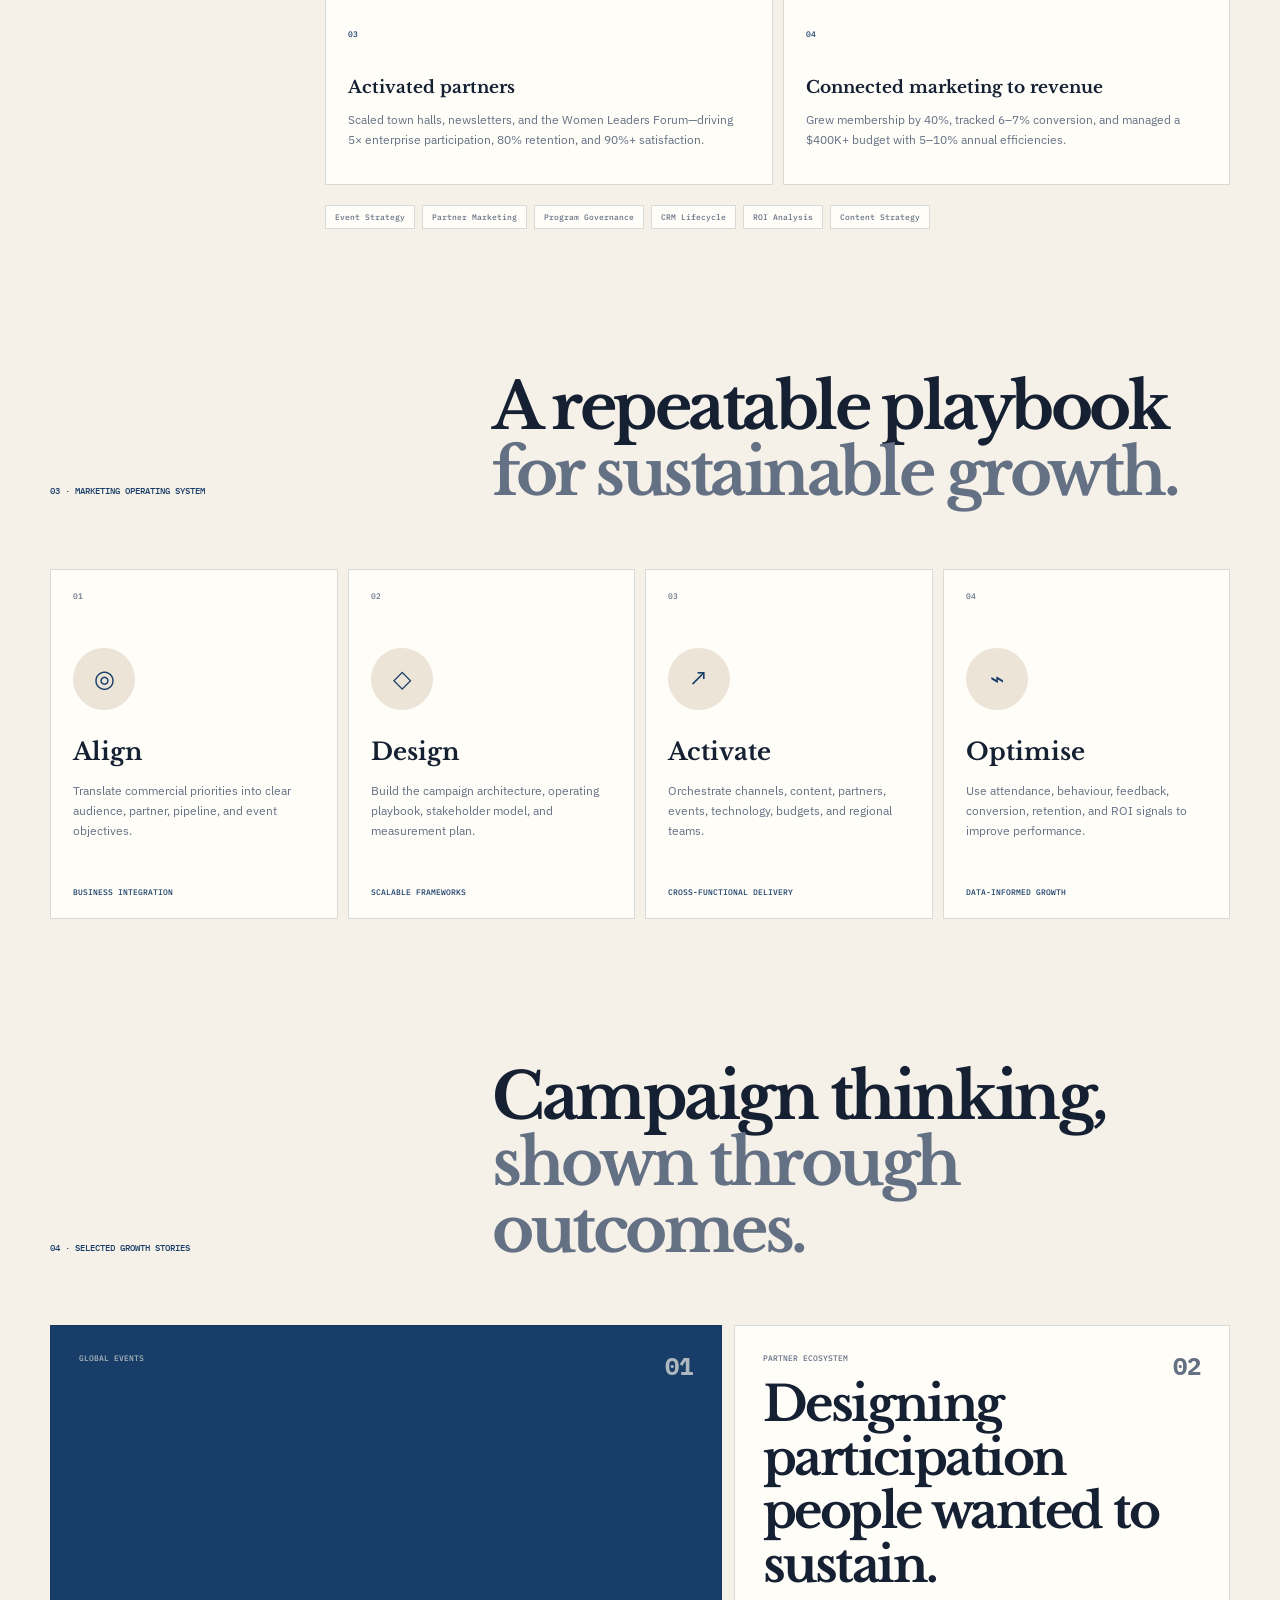
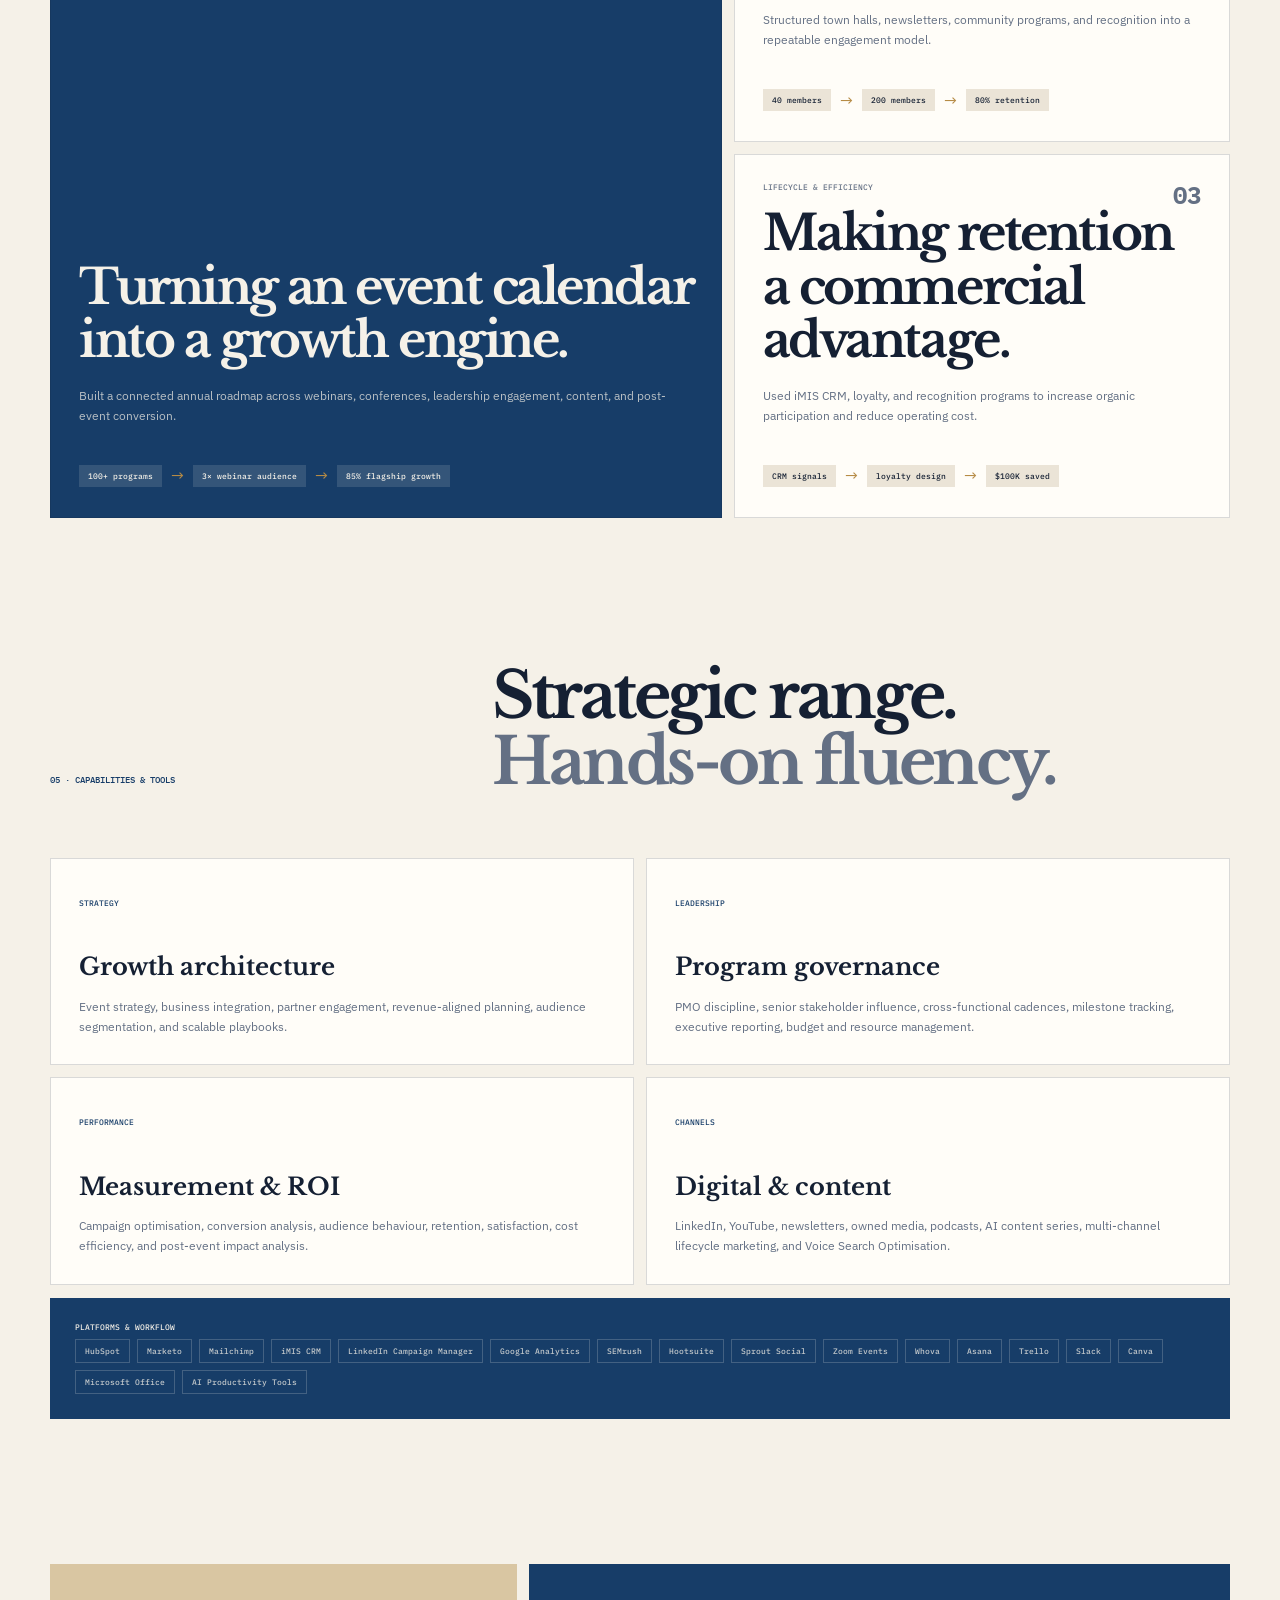
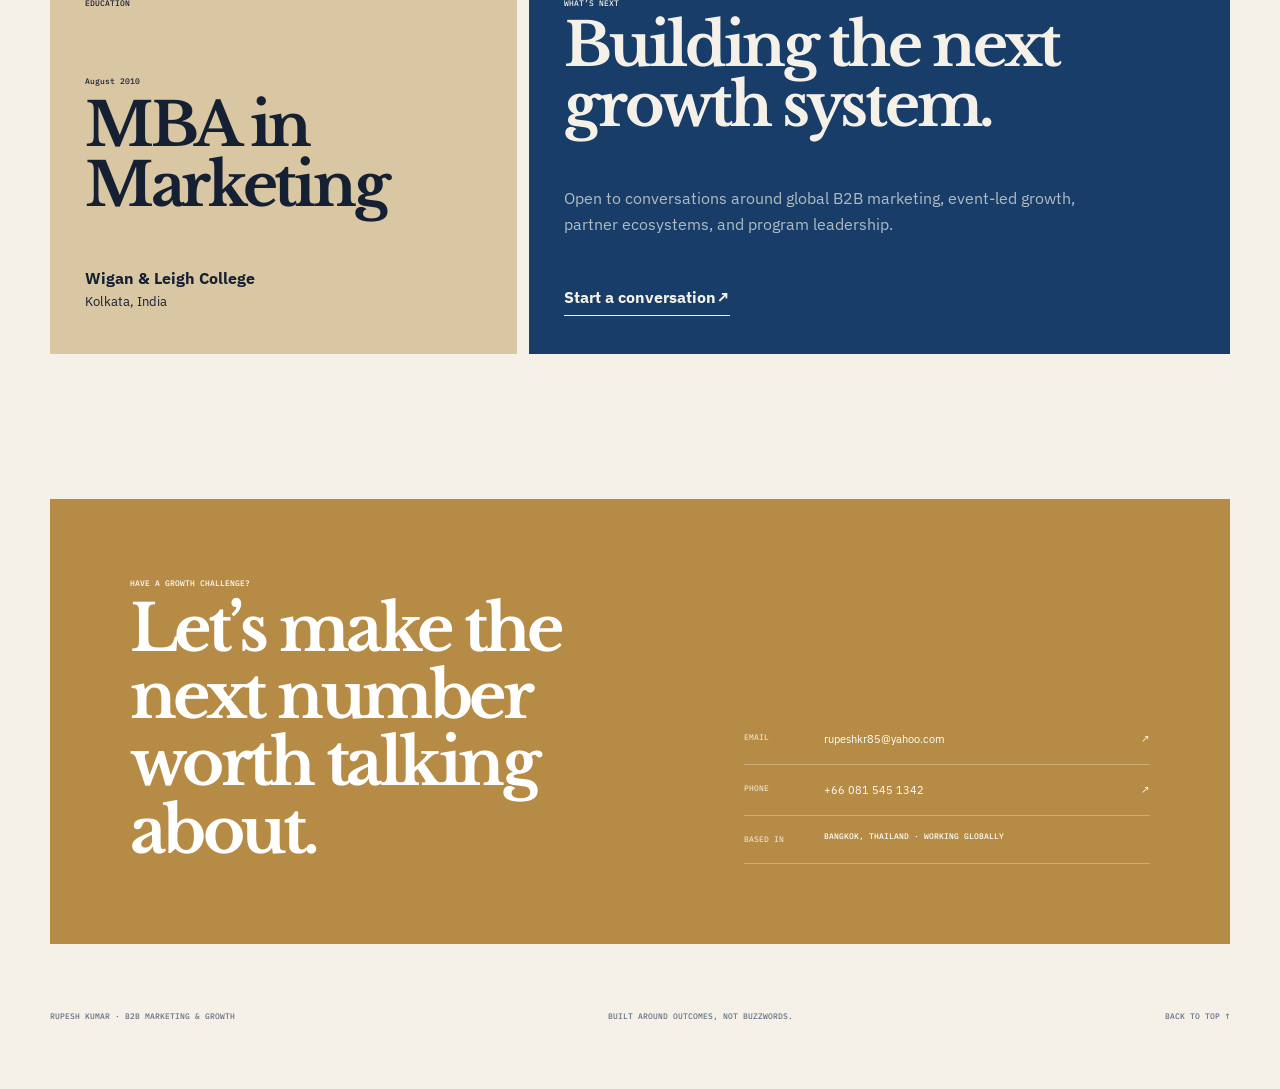
<file: others-resume/index.html>
<!doctype html>
<html lang="en" data-theme="boardroom" data-mode="light">
<head>
  <meta charset="utf-8">
  <meta name="viewport" content="width=device-width, initial-scale=1">
  <meta name="description" content="Rupesh Kumar is a B2B Marketing Manager with 14+ years of global experience in event strategy, program leadership, partner engagement, and revenue-aligned growth.">
  <meta name="keywords" content="Rupesh Kumar, B2B Marketing Manager, Event Strategy, Program Leadership, Global Growth, Partner Marketing, Marketing Operations, APMP, CII, Bangkok">
  <meta name="author" content="Rupesh Kumar">
  <meta name="theme-color" content="#f5f1e8">
  <title>Rupesh Kumar | B2B Marketing & Growth Leader</title>
  <link rel="preconnect" href="https://fonts.googleapis.com">
  <link rel="preconnect" href="https://fonts.gstatic.com" crossorigin>
  <link href="https://fonts.googleapis.com/css2?family=DM+Mono:wght@400;500&family=IBM+Plex+Mono:wght@400;500;600&family=IBM+Plex+Sans:wght@400;500;600;700&family=Libre+Baskerville:ital,wght@0,400;0,700;1,400&family=Manrope:wght@400;500;600;700;800&family=Playfair+Display:ital,wght@0,600;1,600&family=Space+Grotesk:wght@400;500;600;700&display=swap" rel="stylesheet">
  <link rel="stylesheet" href="styles.css">
  <link rel="icon" href="data:image/svg+xml,%3Csvg xmlns='http://www.w3.org/2000/svg' viewBox='0 0 64 64'%3E%3Crect width='64' height='64' rx='16' fill='%23f4ff53'/%3E%3Ctext x='32' y='39' text-anchor='middle' font-family='sans-serif' font-size='21' font-weight='800'%3ERK%3C/text%3E%3C/svg%3E">
  <script type="application/ld+json">
  {
    "@context": "https://schema.org",
    "@type": "Person",
    "name": "Rupesh Kumar",
    "jobTitle": "B2B Marketing Manager",
    "email": "mailto:rupeshkr85@yahoo.com",
    "telephone": "+66-0815451342",
    "address": {"@type": "PostalAddress", "addressLocality": "Bangkok", "addressCountry": "Thailand"},
    "alumniOf": {"@type": "CollegeOrUniversity", "name": "Wigan & Leigh College"},
    "knowsAbout": ["B2B Marketing", "Event Strategy", "Program Leadership", "Partner Engagement", "Marketing Operations", "ROI Analysis", "Digital Strategy", "Content Strategy", "Revenue Growth"]
  }
  </script>
  <script src="app.js" defer></script>
</head>
<body>
  <a class="skip-link" href="#main">Skip to main content</a>
  <div class="scroll-progress" aria-hidden="true"></div>
  <div class="grain" aria-hidden="true"></div>

  <header class="site-header">
    <nav class="nav shell" aria-label="Primary navigation">
      <a class="brand" href="#home" aria-label="Rupesh Kumar home">
        <span class="brand-mark">RK</span>
        <span class="brand-name">Rupesh Kumar<small>Growth, engineered.</small></span>
      </a>
      <button class="menu-toggle" type="button" aria-expanded="false" aria-controls="nav-links"><span></span><span></span><span class="sr-only">Toggle menu</span></button>
      <div class="nav-links" id="nav-links">
        <a href="#impact">Impact</a>
        <a href="#story">Journey</a>
        <a href="#playbook">Playbook</a>
        <a href="#toolkit">Toolkit</a>
      </div>
      <div class="experience-controls">
      <label class="theme-picker">
        <span>Experience</span>
        <select aria-label="Choose website theme">
          <option value="boardroom">01 · Boardroom</option>
          <option value="dispatch">02 · The Dispatch</option>
          <option value="command">03 · Campaign OS</option>
          <option value="atlas">04 · Event Atlas</option>
          <option value="signal">05 · Signal Lab</option>
        </select>
      </label>
      <button class="mode-toggle" type="button" aria-label="Switch to dark mode" aria-pressed="false">
        <span class="mode-icon" aria-hidden="true">◐</span>
        <span class="mode-label">Dark</span>
      </button>
      </div>
      <a class="resume-link" href="assets/Rupesh-Kumar-Resume.pdf" download>Resume <span>↓</span></a>
    </nav>
  </header>

  <main id="main">
    <section class="hero shell" id="home">
      <div class="hero-copy reveal">
        <div class="availability"><span></span> Bangkok · Global · B2B</div>
        <p class="hero-kicker">Marketing strategy meets program discipline</p>
        <h1>I turn <em>audience attention</em> into measurable growth.</h1>
        <p class="hero-summary">I’m Rupesh Kumar—a B2B marketing and program leader with 14+ years of experience building event-led growth engines, partner ecosystems, and scalable operating frameworks across international markets.</p>
        <div class="hero-actions">
          <a class="primary-button" href="#impact">See the impact <span>↘</span></a>
          <a class="text-link" href="mailto:rupeshkr85@yahoo.com">Let’s talk growth <span>↗</span></a>
        </div>
      </div>

      <aside class="hero-stage reveal" aria-label="Marketing performance snapshot">
        <div class="orbit-copy">
          <span>STRATEGY</span><span>EVENTS</span><span>GROWTH</span><span>PARTNERS</span>
        </div>
        <div class="identity-card">
          <div class="identity-top"><span>GLOBAL MARKETING LEADER</span><i>14+</i></div>
          <div class="monogram">R<span>K</span></div>
          <div class="identity-bottom"><strong>Rupesh Kumar</strong><span>B2B Marketing · Program Leadership</span></div>
        </div>
        <div class="floating-stat stat-one"><strong>5×</strong><span>enterprise participation</span></div>
        <div class="floating-stat stat-two"><strong>$400K+</strong><span>annual budget governed</span></div>
        <div class="floating-stat stat-three"><strong>90%+</strong><span>satisfaction score</span></div>
      </aside>

      <div class="trust-strip reveal">
        <span>Built growth at</span>
        <strong>APMP</strong><i>×</i><strong>CII</strong><i>×</i><strong>Autometers Alliance</strong><i>×</i><strong>Numeric Power Systems</strong>
      </div>
    </section>

    <section class="profile-lens shell reveal" aria-labelledby="profile-lens-title">
      <div>
        <p class="eyebrow">Profile classification</p>
        <h2 id="profile-lens-title">Senior B2B marketing, event strategy &amp; program leadership</h2>
      </div>
      <dl>
        <div><dt>Best-fit roles</dt><dd>Marketing Director · Head of Events · Program Director · Partner Marketing Lead · Association Growth Leader</dd></div>
        <div><dt>Best-fit organisations</dt><dd>Global B2B firms · Professional associations · Conferences &amp; communities · Growth-stage companies</dd></div>
        <div><dt>Decision audience</dt><dd>CEOs · CMOs · Executive recruiters · Regional leaders · Membership and event businesses</dd></div>
      </dl>
    </section>

    <section class="section shell" id="impact">
      <header class="section-header reveal">
        <p>01 · Business impact</p>
        <h2>Numbers tell the story.<br><span>Strategy explains why.</span></h2>
      </header>
      <div class="impact-grid">
        <article class="impact-card hero-metric reveal" data-accent="lime">
          <span>Flagship events</span><strong data-count="85">0</strong><b>%</b>
          <p>Attendance grew from 700 to 1,300 through a structured global event roadmap.</p>
          <div class="metric-chart"><i style="--h:36%"></i><i style="--h:48%"></i><i style="--h:61%"></i><i style="--h:74%"></i><i style="--h:100%"></i></div>
        </article>
        <article class="impact-card reveal" data-accent="blue"><span>Webinar attendance</span><strong data-count="3">0</strong><b>×</b><p>Scaled from 400 to 1,200 attendees across global programs.</p></article>
        <article class="impact-card reveal" data-accent="coral"><span>Membership growth</span><strong data-count="40">0</strong><b>%</b><p>Expanded APMP membership from 10,000 to 14,000.</p></article>
        <article class="impact-card reveal" data-accent="purple"><span>Enterprise participation</span><strong data-count="5">0</strong><b>×</b><p>Grew participation from 40 to 200 members with 80% retention.</p></article>
        <article class="impact-card reveal" data-accent="yellow"><span>Commercial efficiency</span><strong>$100K</strong><b></b><p>Cost savings delivered through CRM-led loyalty and recognition programs.</p></article>
        <article class="impact-card reveal" data-accent="green"><span>Digital reach</span><strong data-count="40">0</strong><b>%</b><p>Expanded reach from 20,000 to 28,000 through data-informed campaigns.</p></article>
      </div>
    </section>

    <section class="section shell" id="story">
      <header class="section-header reveal">
        <p>02 · Career journey</p>
        <h2>From market development<br><span>to global growth leadership.</span></h2>
      </header>
      <div class="journey">
        <nav class="journey-nav reveal" aria-label="Career roles">
          <button class="active" type="button" data-role="apmp"><span>2018—2025</span>APMP</button>
          <button type="button" data-role="cii"><span>2014—2018</span>CII</button>
          <button type="button" data-role="autometers"><span>2012—2014</span>Autometers</button>
          <button type="button" data-role="numeric"><span>2010—2012</span>Numeric</button>
        </nav>
        <div class="journey-panels reveal">
          <article class="role-panel active" data-panel="apmp">
            <div class="role-heading"><div><p>Association of Proposal Management Professionals · Remote / Global</p><h3>Director of Special Projects <em>(Marketing)</em></h3></div><span>Mar 2018 — Dec 2025</span></div>
            <p class="role-intro">Global B2B marketing leader responsible for end-to-end event strategy, partner programs, and scalable growth frameworks across an international stakeholder network.</p>
            <div class="achievement-grid">
              <article><span>01</span><h4>Scaled the event engine</h4><p>Owned an annual roadmap of 100+ webinars, conferences, and campaigns, growing flagship attendance by 85% and webinars by 3×.</p></article>
              <article><span>02</span><h4>Operationalised growth</h4><p>Built repeatable playbooks for pre-event strategy, stakeholder briefings, execution governance, and post-event analysis.</p></article>
              <article><span>03</span><h4>Activated partners</h4><p>Scaled town halls, newsletters, and the Women Leaders Forum—driving 5× enterprise participation, 80% retention, and 90%+ satisfaction.</p></article>
              <article><span>04</span><h4>Connected marketing to revenue</h4><p>Grew membership by 40%, tracked 6–7% conversion, and managed a $400K+ budget with 5–10% annual efficiencies.</p></article>
            </div>
            <div class="role-tags"><span>Event Strategy</span><span>Partner Marketing</span><span>Program Governance</span><span>CRM Lifecycle</span><span>ROI Analysis</span><span>Content Strategy</span></div>
          </article>

          <article class="role-panel" data-panel="cii">
            <div class="role-heading"><div><p>Confederation of Indian Industry · New Delhi</p><h3>North India Head</h3></div><span>2014 — 2018</span></div>
            <p class="role-intro">Regional program and engagement leader driving certification adoption, stakeholder partnerships, sponsorship, and large-scale event delivery across North India.</p>
            <div class="achievement-grid">
              <article><span>01</span><h4>Grew a flagship congress</h4><p>Supported INR 7M in sponsorship over three years and grew delegate attendance from 2,000 to 3,000.</p></article>
              <article><span>02</span><h4>Influenced policy</h4><p>Built government engagement frameworks and helped influence 5% additional FAR for green buildings in Uttar Pradesh.</p></article>
              <article><span>03</span><h4>Expanded adoption</h4><p>Added 200+ certified projects per year, increased membership by 25%, and grew certified professionals by 33%.</p></article>
              <article><span>04</span><h4>Segmented the message</h4><p>Designed content and newsletter campaigns for architects, consultants, developers, and manufacturers.</p></article>
            </div>
            <div class="role-tags"><span>Regional Growth</span><span>Sponsorship</span><span>Government Relations</span><span>Events</span><span>Certification Adoption</span></div>
          </article>

          <article class="role-panel" data-panel="autometers">
            <div class="role-heading"><div><p>Autometers Alliance Ltd · Noida</p><h3>Marketing Officer</h3></div><span>2012 — 2014</span></div>
            <p class="role-intro">Led business development and marketing for institutional and government accounts across Northern India.</p>
            <div class="achievement-grid compact">
              <article><span>01</span><h4>Built institutional pipelines</h4><p>Targeted BHEL, RITES, and Power Grid through market research, tender preparation, and proactive lead generation.</p></article>
              <article><span>02</span><h4>Strengthened channel growth</h4><p>Developed strategic relationships with consultants and dealers to support sustained commercial performance.</p></article>
            </div>
            <div class="role-tags"><span>Business Development</span><span>Government Accounts</span><span>Tenders</span><span>Channel Marketing</span></div>
          </article>

          <article class="role-panel" data-panel="numeric">
            <div class="role-heading"><div><p>Numeric Power Systems Ltd · Kolkata</p><h3>Marketing Executive</h3></div><span>2010 — 2012</span></div>
            <p class="role-intro">Started a marketing career in corporate acquisition, consultative selling, distributor management, and customer engagement.</p>
            <div class="achievement-grid compact">
              <article><span>01</span><h4>Won corporate relationships</h4><p>Assessed customer needs and delivered customised solutions that supported consistent revenue contribution.</p></article>
              <article><span>02</span><h4>Educated the market</h4><p>Led technical seminars and client sessions while improving distributor and account-management practices.</p></article>
            </div>
            <div class="role-tags"><span>Client Acquisition</span><span>Consultative Selling</span><span>Seminars</span><span>Distributor Management</span></div>
          </article>
        </div>
      </div>
    </section>

    <section class="section shell" id="playbook">
      <header class="section-header reveal">
        <p>03 · Marketing operating system</p>
        <h2>A repeatable playbook<br><span>for sustainable growth.</span></h2>
      </header>
      <div class="playbook">
        <article class="playbook-step reveal"><span>01</span><div class="step-icon">◎</div><h3>Align</h3><p>Translate commercial priorities into clear audience, partner, pipeline, and event objectives.</p><small>Business integration</small></article>
        <article class="playbook-step reveal"><span>02</span><div class="step-icon">◇</div><h3>Design</h3><p>Build the campaign architecture, operating playbook, stakeholder model, and measurement plan.</p><small>Scalable frameworks</small></article>
        <article class="playbook-step reveal"><span>03</span><div class="step-icon">↗</div><h3>Activate</h3><p>Orchestrate channels, content, partners, events, technology, budgets, and regional teams.</p><small>Cross-functional delivery</small></article>
        <article class="playbook-step reveal"><span>04</span><div class="step-icon">⌁</div><h3>Optimise</h3><p>Use attendance, behaviour, feedback, conversion, retention, and ROI signals to improve performance.</p><small>Data-informed growth</small></article>
      </div>
    </section>

    <section class="section shell" id="portfolio">
      <header class="section-header reveal">
        <p>04 · Selected growth stories</p>
        <h2>Campaign thinking,<br><span>shown through outcomes.</span></h2>
      </header>
      <div class="case-studies">
        <article class="case-study case-events reveal">
          <div class="case-top"><span>Global events</span><strong>01</strong></div>
          <h3>Turning an event calendar into a growth engine.</h3>
          <p>Built a connected annual roadmap across webinars, conferences, leadership engagement, content, and post-event conversion.</p>
          <div class="case-flow"><span>100+ programs</span><i>→</i><span>3× webinar audience</span><i>→</i><span>85% flagship growth</span></div>
        </article>
        <article class="case-study case-partners reveal">
          <div class="case-top"><span>Partner ecosystem</span><strong>02</strong></div>
          <h3>Designing participation people wanted to sustain.</h3>
          <p>Structured town halls, newsletters, community programs, and recognition into a repeatable engagement model.</p>
          <div class="case-flow"><span>40 members</span><i>→</i><span>200 members</span><i>→</i><span>80% retention</span></div>
        </article>
        <article class="case-study case-efficiency reveal">
          <div class="case-top"><span>Lifecycle &amp; efficiency</span><strong>03</strong></div>
          <h3>Making retention a commercial advantage.</h3>
          <p>Used iMIS CRM, loyalty, and recognition programs to increase organic participation and reduce operating cost.</p>
          <div class="case-flow"><span>CRM signals</span><i>→</i><span>loyalty design</span><i>→</i><span>$100K saved</span></div>
        </article>
      </div>
    </section>

    <section class="section shell" id="toolkit">
      <header class="section-header reveal">
        <p>05 · Capabilities &amp; tools</p>
        <h2>Strategic range.<br><span>Hands-on fluency.</span></h2>
      </header>
      <div class="toolkit-grid">
        <article class="capability reveal"><span>Strategy</span><h3>Growth architecture</h3><p>Event strategy, business integration, partner engagement, revenue-aligned planning, audience segmentation, and scalable playbooks.</p></article>
        <article class="capability reveal"><span>Leadership</span><h3>Program governance</h3><p>PMO discipline, senior stakeholder influence, cross-functional cadences, milestone tracking, executive reporting, budget and resource management.</p></article>
        <article class="capability reveal"><span>Performance</span><h3>Measurement &amp; ROI</h3><p>Campaign optimisation, conversion analysis, audience behaviour, retention, satisfaction, cost efficiency, and post-event impact analysis.</p></article>
        <article class="capability reveal"><span>Channels</span><h3>Digital &amp; content</h3><p>LinkedIn, YouTube, newsletters, owned media, podcasts, AI content series, multi-channel lifecycle marketing, and Voice Search Optimisation.</p></article>
      </div>
      <div class="tools reveal">
        <p>Platforms &amp; workflow</p>
        <div><span>HubSpot</span><span>Marketo</span><span>Mailchimp</span><span>iMIS CRM</span><span>LinkedIn Campaign Manager</span><span>Google Analytics</span><span>SEMrush</span><span>Hootsuite</span><span>Sprout Social</span><span>Zoom Events</span><span>Whova</span><span>Asana</span><span>Trello</span><span>Slack</span><span>Canva</span><span>Microsoft Office</span><span>AI Productivity Tools</span></div>
      </div>
    </section>

    <section class="section shell education-section" id="education">
      <div class="education reveal"><p>Education</p><span>August 2010</span><h2>MBA in Marketing</h2><strong>Wigan &amp; Leigh College</strong><small>Kolkata, India</small></div>
      <div class="future reveal"><p>What’s next</p><h2>Building the next growth system.</h2><p>Open to conversations around global B2B marketing, event-led growth, partner ecosystems, and program leadership.</p><a href="mailto:rupeshkr85@yahoo.com">Start a conversation <span>↗</span></a></div>
    </section>

    <section class="contact shell reveal" id="contact">
      <div><p>Have a growth challenge?</p><h2>Let’s make the next number worth talking about.</h2></div>
      <div class="contact-links">
        <a href="mailto:rupeshkr85@yahoo.com"><span>Email</span>rupeshkr85@yahoo.com <i>↗</i></a>
        <a href="tel:+660815451342"><span>Phone</span>+66 081 545 1342 <i>↗</i></a>
        <p><span>Based in</span>Bangkok, Thailand · Working globally</p>
      </div>
    </section>
  </main>

  <footer class="footer shell"><p>Rupesh Kumar · B2B Marketing &amp; Growth</p><p>Built around outcomes, not buzzwords.</p><a href="#home">Back to top ↑</a></footer>
</body>
</html>
</file>
<file: css/site.css>
:root {
  color-scheme: dark;
  --bg: #080a10;
  --bg-alt: #0d1018;
  --panel: #11151f;
  --panel-2: #161b27;
  --text: #f2f4f8;
  --muted: #9199aa;
  --line: rgba(255, 255, 255, .11);
  --blue: #6c8cff;
  --lime: #c8ff5c;
  --purple: #ae7dff;
  --orange: #ff9b6a;
  --shadow: 0 28px 90px rgba(0, 0, 0, .38);
  --shell: min(1180px, calc(100% - 48px));
}

html[data-theme="light"] {
  color-scheme: light;
  --bg: #f4f5f8;
  --bg-alt: #e9ebf1;
  --panel: #fff;
  --panel-2: #f0f1f5;
  --text: #11131a;
  --muted: #5c6270;
  --line: rgba(17, 19, 26, .12);
  --blue: #3d5fe0;
  --lime: #629600;
  --purple: #7446c8;
  --orange: #cc5728;
  --shadow: 0 28px 80px rgba(42, 47, 62, .12);
}

* { box-sizing: border-box; }
html { scroll-behavior: smooth; }
body {
  margin: 0;
  overflow-x: hidden;
  background:
    linear-gradient(var(--line) 1px, transparent 1px),
    linear-gradient(90deg, var(--line) 1px, transparent 1px),
    var(--bg);
  background-size: 72px 72px;
  color: var(--text);
  font-family: "Manrope", sans-serif;
  line-height: 1.65;
  transition: color .25s ease, background-color .25s ease;
}
body::before {
  position: fixed;
  z-index: -1;
  top: -250px;
  left: 30%;
  width: 650px;
  height: 650px;
  content: "";
  background: radial-gradient(circle, color-mix(in srgb, var(--blue) 22%, transparent), transparent 68%);
  pointer-events: none;
}
a { color: inherit; text-decoration: none; }
button { color: inherit; font: inherit; }
img { display: block; max-width: 100%; }
.shell { width: var(--shell); margin-inline: auto; }
.sr-only, .skip-link:not(:focus) {
  position: absolute; width: 1px; height: 1px; padding: 0; margin: -1px;
  overflow: hidden; clip: rect(0, 0, 0, 0); white-space: nowrap; border: 0;
}
.skip-link:focus { position: fixed; z-index: 200; top: 12px; left: 12px; padding: 10px 16px; background: var(--lime); color: #090b10; border-radius: 8px; }
.progress-bar { position: fixed; z-index: 100; top: 0; left: 0; width: 0; height: 3px; background: linear-gradient(90deg, var(--blue), var(--purple), var(--lime)); }
.print-header { display: none; }
.editor-tabs, .ide-statusbar, .mobile-command-dock, .terminal-shortcuts { display: none; }
.cursor-glow {
  position: fixed;
  z-index: -1;
  width: 420px;
  height: 420px;
  border-radius: 50%;
  background: radial-gradient(circle, color-mix(in srgb, var(--blue) 13%, transparent), transparent 68%);
  pointer-events: none;
  transform: translate(-50%, -50%);
}
.boot-screen {
  position: fixed;
  z-index: 500;
  inset: 0;
  display: grid;
  place-items: center;
  background: #07090e;
  color: #e9edf5;
  transition: opacity .45s ease, visibility .45s ease;
}
.boot-screen.complete { opacity: 0; visibility: hidden; }
.boot-terminal { width: min(520px, calc(100% - 40px)); font: 400 11px/1.8 "DM Mono", monospace; }
.boot-terminal > p { padding-bottom: 10px; border-bottom: 1px solid rgba(255,255,255,.13); color: #697184; }
.boot-terminal > p span { color: #c8ff5c; }
.boot-log { min-height: 105px; display: flex; flex-direction: column; }
.boot-log span { opacity: 0; animation: boot-line .15s ease forwards; }
.boot-log span:nth-child(2) { animation-delay: .14s; }
.boot-log span:nth-child(3) { animation-delay: .28s; }
.boot-log span:nth-child(4) { animation-delay: .42s; }
.boot-log span::first-letter { color: #c8ff5c; }
.boot-progress { height: 2px; overflow: hidden; background: rgba(255,255,255,.12); }
.boot-progress i { display: block; width: 0; height: 100%; background: #c8ff5c; animation: boot-load .75s ease forwards; }
@keyframes boot-line { to { opacity: 1; } }
@keyframes boot-load { to { width: 100%; } }
.command-palette {
  position: fixed;
  z-index: 300;
  inset: 0;
  padding-top: 16vh;
  background: rgba(5, 7, 11, .68);
  backdrop-filter: blur(12px);
}
.command-palette[hidden] { display: none; }
.command-box { width: min(620px, calc(100% - 30px)); margin: auto; overflow: hidden; background: var(--panel); border: 1px solid color-mix(in srgb, var(--blue) 45%, var(--line)); border-radius: 10px; box-shadow: var(--shadow); }
.command-input { height: 62px; padding: 0 17px; display: flex; align-items: center; gap: 12px; border-bottom: 1px solid var(--line); }
.command-input > span { color: var(--lime); font: 500 14px/1 "DM Mono", monospace; }
.command-input input { flex: 1; min-width: 0; border: 0; outline: 0; background: transparent; color: var(--text); font: 400 13px/1 "DM Mono", monospace; }
kbd { padding: 3px 6px; color: var(--muted); background: var(--bg-alt); border: 1px solid var(--line); border-radius: 4px; font: 500 8px/1 "DM Mono", monospace; box-shadow: 0 1px 0 var(--line); }
.command-results { padding: 8px; }
.command-results button { width: 100%; padding: 12px; display: grid; grid-template-columns: 34px 1fr auto; gap: 10px; align-items: center; text-align: left; border: 0; background: transparent; color: var(--muted); border-radius: 5px; cursor: pointer; font-size: 12px; }
.command-results button span { color: var(--blue); font: 500 9px/1 "DM Mono", monospace; }
.command-results button:hover, .command-results button:focus { outline: 0; background: var(--panel-2); color: var(--text); }
.terminal-mode {
  position: fixed;
  z-index: 350;
  inset: 0;
  padding: clamp(14px, 4vw, 55px);
  display: grid;
  place-items: center;
  background: rgba(3, 5, 8, .86);
  backdrop-filter: blur(14px);
}
.terminal-mode[hidden] { display: none; }
.terminal-window {
  width: min(980px, 100%);
  height: min(720px, calc(100svh - 30px));
  overflow: hidden;
  display: grid;
  grid-template-rows: 46px 1fr 30px;
  background: #070a0f;
  color: #dce3ed;
  border: 1px solid #303949;
  border-radius: 10px;
  box-shadow: 0 35px 120px rgba(0,0,0,.7), 0 0 80px rgba(108,140,255,.08);
  font: 400 13px/1.65 "DM Mono", monospace;
}
.terminal-header { padding: 0 13px; display: grid; grid-template-columns: 100px 1fr 100px; align-items: center; background: #111722; border-bottom: 1px solid #293140; }
.terminal-header p { margin: 0; color: #8792a5; text-align: center; font-size: 10px; }
.terminal-dots { display: flex; gap: 7px; }
.terminal-dots span { width: 10px; height: 10px; background: #ff625a; border-radius: 50%; }
.terminal-dots span:nth-child(2) { background: #ffbd2e; }
.terminal-dots span:nth-child(3) { background: #28c840; }
.terminal-close { justify-self: end; width: 28px; height: 28px; padding: 0; background: transparent; color: #8792a5; border: 0; border-radius: 4px; cursor: pointer; font-size: 20px; }
.terminal-close:hover { background: #252d3a; color: #fff; }
.terminal-body { padding: 24px; overflow-y: auto; scrollbar-color: #344052 #0a0e15; }
.terminal-output pre { margin: 0 0 10px; color: #c8ff5c; font: 500 clamp(9px, 1.5vw, 13px)/1.25 "DM Mono", monospace; }
.terminal-output p { margin: 5px 0; }
.terminal-output strong, .terminal-output code { color: #c8ff5c; }
.terminal-output code { font-family: inherit; }
.terminal-line { margin: 13px 0; }
.terminal-line .entered-command { color: #fff; }
.terminal-line .entered-command::before { content: "ritesh@systems-lab:~$ "; color: #c8ff5c; }
.terminal-response { margin-top: 5px; color: #aeb8c8; white-space: pre-wrap; }
.terminal-response.error { color: #ff7b72; }
.terminal-response .term-key { display: inline-block; min-width: 120px; color: #6c8cff; }
.terminal-response a { color: #c8ff5c; text-decoration: underline; text-underline-offset: 3px; }
.terminal-table { display: grid; grid-template-columns: 155px 1fr; gap: 4px 18px; }
.terminal-table span:nth-child(odd) { color: #ae7dff; }
.terminal-form { margin-top: 12px; display: flex; align-items: center; gap: 8px; }
.terminal-form label { flex: 0 0 auto; color: #c8ff5c; }
.terminal-form label b { color: #6c8cff; font-weight: 400; }
.terminal-form input { flex: 1; min-width: 0; padding: 2px 0; background: transparent; color: #fff; border: 0; outline: 0; caret-color: #c8ff5c; font: inherit; }
.terminal-status { padding: 0 12px; display: flex; align-items: center; gap: 22px; background: #6c8cff; color: #070a0f; font-size: 8px; font-weight: 600; }
.terminal-status span:first-child { margin-right: auto; }

.site-header {
  position: fixed;
  z-index: 80;
  top: 0;
  right: 0;
  left: 0;
  border-bottom: 1px solid transparent;
  transition: background .25s ease, border-color .25s ease;
}
.site-header.scrolled { background: color-mix(in srgb, var(--bg) 88%, transparent); border-color: var(--line); backdrop-filter: blur(18px); }
.nav { min-height: 78px; display: flex; align-items: center; gap: 28px; }
.brand { display: flex; align-items: center; gap: 12px; margin-right: auto; }
.brand-symbol { display: grid; width: 42px; height: 42px; place-items: center; color: #090b10; background: var(--lime); font: 800 11px/1 "DM Mono", monospace; border-radius: 50%; }
.brand-copy { font-size: 13px; font-weight: 800; line-height: 1.25; }
.brand-copy small { display: block; color: var(--muted); font: 400 10px/1.5 "DM Mono", monospace; }
.nav-menu { display: flex; align-items: center; gap: 27px; }
.nav-menu a { color: var(--muted); font-size: 12px; font-weight: 700; }
.nav-menu a:hover, .nav-menu a.active { color: var(--text); }
.nav-actions { display: flex; gap: 9px; }
.interface-picker { min-height: 42px; padding: 0 8px 0 12px; display: flex; align-items: center; gap: 6px; background: var(--panel); border: 1px solid var(--line); border-radius: 999px; }
.interface-picker i { color: var(--lime); font: 500 8px/1 "DM Mono", monospace; font-style: normal; }
.interface-select { max-width: 105px; border: 0; outline: 0; background: transparent; color: var(--text); cursor: pointer; font: 600 9px/1 "DM Mono", monospace; }
.interface-select option { background: var(--panel); color: var(--text); }
.terminal-trigger,
.command-trigger { min-height: 42px; padding: 0 12px; display: flex; align-items: center; gap: 8px; background: var(--panel); color: var(--muted); border: 1px solid var(--line); border-radius: 999px; cursor: pointer; font-size: 10px; font-weight: 700; }
.terminal-trigger > span,
.command-trigger > span { color: var(--lime); font-family: "DM Mono", monospace; }
.terminal-trigger:hover,
.command-trigger:hover { color: var(--text); border-color: var(--blue); }
.icon-button, .resume-button, .nav-toggle { border: 1px solid var(--line); cursor: pointer; }
.icon-button { display: grid; width: 42px; height: 42px; place-items: center; background: var(--panel); border-radius: 50%; }
.icon-button svg { width: 17px; fill: none; stroke: currentColor; stroke-linecap: round; stroke-linejoin: round; stroke-width: 1.8; }
.resume-button { padding: 0 17px; background: var(--text); color: var(--bg); border-radius: 999px; font-size: 12px; font-weight: 800; }
.nav-toggle { display: none; width: 42px; height: 42px; padding: 11px; background: var(--panel); border-radius: 50%; }
.nav-toggle span:not(.sr-only) { display: block; height: 2px; margin: 5px 0; background: currentColor; }

.hero { min-height: 100svh; padding-top: 145px; padding-bottom: 48px; display: flex; flex-direction: column; justify-content: space-between; }
.hero-grid { display: grid; grid-template-columns: 1.22fr .78fr; align-items: center; gap: clamp(45px, 8vw, 110px); }
.hero-copy { min-width: 0; }
.availability { display: flex; align-items: center; gap: 10px; color: var(--muted); font: 500 11px/1 "DM Mono", monospace; letter-spacing: .08em; text-transform: uppercase; }
.availability span { width: 8px; height: 8px; background: var(--lime); border-radius: 50%; box-shadow: 0 0 0 6px color-mix(in srgb, var(--lime) 12%, transparent); }
h1, h2, h3, p { margin-top: 0; }
h1, h2, h3 { font-family: "Manrope", sans-serif; }
h1 { max-width: 790px; margin: 26px 0 30px; font-size: clamp(54px, 7.2vw, 104px); line-height: .98; letter-spacing: -.073em; }
h1 em { color: var(--blue); font-style: normal; }
.hero-summary { max-width: 690px; color: var(--muted); font-size: clamp(17px, 1.7vw, 20px); }
.hero-actions { margin-top: 34px; display: flex; flex-wrap: wrap; align-items: center; gap: 24px; }
.primary-action { display: inline-flex; align-items: center; gap: 35px; min-height: 56px; padding: 0 21px; background: var(--lime); color: #0a0c11; border-radius: 4px; font-size: 13px; font-weight: 800; transition: transform .2s ease, box-shadow .2s ease; }
.primary-action:hover { transform: translateY(-3px); box-shadow: 8px 8px 0 color-mix(in srgb, var(--blue) 70%, transparent); }
.text-action { padding-bottom: 4px; border-bottom: 1px solid var(--muted); color: var(--muted); font: 500 12px/1.5 "DM Mono", monospace; }
.text-action:hover { color: var(--text); border-color: var(--lime); }
.hero-console { overflow: hidden; background: color-mix(in srgb, var(--panel) 92%, transparent); border: 1px solid var(--line); border-radius: 12px; box-shadow: var(--shadow); transform: rotate(1deg); }
.console-bar { height: 42px; padding: 0 14px; display: flex; align-items: center; gap: 6px; background: var(--panel-2); border-bottom: 1px solid var(--line); }
.console-bar > span { width: 7px; height: 7px; background: var(--muted); border-radius: 50%; }
.console-bar > span:first-child { background: var(--orange); }
.console-bar > span:nth-child(2) { background: var(--lime); }
.console-bar > span:nth-child(3) { background: var(--blue); }
.console-bar small { margin-left: auto; color: var(--muted); font: 400 9px/1 "DM Mono", monospace; }
.system-map { position: relative; height: 390px; overflow: hidden; background: radial-gradient(circle at 50% 50%, color-mix(in srgb, var(--blue) 12%, transparent), transparent 36%); }
.system-map::before {
  position: absolute;
  inset: 0;
  content: "";
  background-image: radial-gradient(circle, color-mix(in srgb, var(--text) 18%, transparent) 1px, transparent 1px);
  background-size: 20px 20px;
  mask-image: linear-gradient(to bottom, #000, transparent 95%);
}
.network-lines { position: absolute; inset: 0; width: 100%; height: 100%; fill: none; stroke: color-mix(in srgb, var(--blue) 50%, transparent); stroke-width: 1.2; stroke-dasharray: 5 6; animation: network-flow 18s linear infinite; }
@keyframes network-flow { to { stroke-dashoffset: -220; } }
.core-node { position: absolute; z-index: 3; top: 50%; left: 50%; width: 108px; height: 108px; padding: 10px; display: flex; flex-direction: column; align-items: center; justify-content: flex-end; background: var(--panel); border: 1px solid var(--blue); border-radius: 50%; transform: translate(-50%, -50%); box-shadow: 0 0 50px color-mix(in srgb, var(--blue) 25%, transparent); }
.core-node img { position: absolute; inset: 8px; width: calc(100% - 16px); height: calc(100% - 16px); object-fit: cover; object-position: center 22%; border-radius: 50%; filter: grayscale(1) contrast(1.1) brightness(.62); }
.core-node::after { position: absolute; inset: -9px; content: ""; border: 1px dashed color-mix(in srgb, var(--lime) 60%, transparent); border-radius: 50%; animation: rotate 12s linear infinite; }
.core-node strong, .core-node small { position: relative; z-index: 2; color: #fff; text-shadow: 0 1px 6px #000; }
.core-node strong { font: 600 10px/1 "DM Mono", monospace; }
.core-node small { font: 400 7px/1.5 "DM Mono", monospace; }
.core-pulse { position: absolute; inset: -20px; border: 1px solid var(--blue); border-radius: 50%; opacity: 0; animation: pulse-node 2.8s ease-out infinite; }
@keyframes pulse-node { 50% { opacity: .45; } 100% { inset: -48px; opacity: 0; } }
.arch-node { position: absolute; z-index: 4; width: 120px; padding: 8px 9px; text-align: left; background: color-mix(in srgb, var(--panel) 92%, transparent); color: var(--muted); border: 1px solid var(--line); border-radius: 5px; cursor: pointer; box-shadow: 0 8px 25px rgba(0,0,0,.16); transition: border-color .2s ease, transform .2s ease, color .2s ease; }
.arch-node:hover, .arch-node.active { color: var(--text); border-color: var(--lime); transform: translateY(-2px); }
.arch-node i { display: inline-block; width: 5px; height: 5px; margin-right: 5px; background: var(--lime); border-radius: 50%; box-shadow: 0 0 8px var(--lime); }
.arch-node strong, .arch-node span { display: block; font-family: "DM Mono", monospace; }
.arch-node strong { margin-top: 3px; font-size: 7px; letter-spacing: -.02em; }
.arch-node span { margin-top: 2px; color: var(--muted); font-size: 6px; }
.node-api { top: 25px; left: 18px; }
.node-network { top: 25px; right: 18px; }
.node-live { bottom: 26px; left: 12px; }
.node-qos { right: 12px; bottom: 26px; }
.node-traffic { top: 36px; left: 50%; transform: translateX(-50%); }
.node-traffic:hover, .node-traffic.active { transform: translate(-50%, -2px); }
.node-ai { bottom: 19px; left: 50%; transform: translateX(-50%); }
.node-ai:hover, .node-ai.active { transform: translate(-50%, -2px); }
.data-packet { position: absolute; z-index: 2; width: 5px; height: 5px; background: var(--lime); border-radius: 50%; box-shadow: 0 0 9px var(--lime); }
.packet-one { top: 78px; left: 80px; animation: packet-one 4s ease-in-out infinite; }
.packet-two { top: 74px; right: 70px; animation: packet-two 5s ease-in-out infinite .5s; }
.packet-three { bottom: 70px; left: 70px; animation: packet-three 4.5s ease-in-out infinite 1s; }
@keyframes packet-one { 50%, 100% { transform: translate(137px, 106px); opacity: .15; } }
@keyframes packet-two { 50%, 100% { transform: translate(-148px, 110px); opacity: .15; } }
@keyframes packet-three { 50%, 100% { transform: translate(148px, -103px); opacity: .15; } }
.system-inspector { min-height: 82px; padding: 14px 18px; display: grid; grid-template-columns: 105px 1fr; column-gap: 12px; background: var(--panel-2); border-top: 1px solid var(--line); }
.system-inspector span { grid-row: span 2; color: var(--purple); font: 500 7px/1.5 "DM Mono", monospace; }
.system-inspector strong { font-size: 11px; }
.system-inspector p { margin: 2px 0 0; color: var(--muted); font: 400 8px/1.5 "DM Mono", monospace; }
.signal-strip { margin-top: 75px; display: grid; grid-template-columns: repeat(5, 1fr); background: var(--panel); border: 1px solid var(--line); border-radius: 8px; }
.signal-strip div { min-height: 100px; padding: 22px; display: flex; flex-direction: column; justify-content: center; border-right: 1px solid var(--line); }
.signal-strip div:last-child { border: 0; }
.signal-strip strong { margin-bottom: 5px; color: var(--text); font-size: 21px; letter-spacing: -.04em; }
.signal-strip span { color: var(--muted); font: 400 9px/1.5 "DM Mono", monospace; text-transform: uppercase; }

.section { padding-top: 145px; scroll-margin-top: 75px; }
.section-header { margin-bottom: 70px; display: grid; grid-template-columns: 1fr 2fr; gap: 40px; align-items: end; }
.section-header > p, .column-label, .card-label { color: var(--muted); font: 500 10px/1.5 "DM Mono", monospace; letter-spacing: .1em; text-transform: uppercase; }
.section-header > p span { margin-right: 12px; color: var(--lime); }
h2 { font-size: clamp(45px, 5.5vw, 76px); line-height: 1; letter-spacing: -.065em; }
h2 span { color: var(--muted); }
.profile-grid { display: grid; grid-template-columns: 1.15fr .85fr; gap: 80px; }
.profile-statement { padding-top: 8px; }
.profile-statement p { color: var(--muted); font-size: 17px; }
.profile-statement p:first-child { color: var(--text); font-size: clamp(23px, 2.6vw, 34px); line-height: 1.5; letter-spacing: -.035em; }
.principles { border-top: 1px solid var(--line); }
.principles article { padding: 25px 0; display: grid; grid-template-columns: 45px 1fr; gap: 12px; border-bottom: 1px solid var(--line); }
.principles article > span { color: var(--blue); font: 500 10px/1.6 "DM Mono", monospace; }
.principles h3 { margin-bottom: 5px; font-size: 17px; }
.principles p { margin-bottom: 0; color: var(--muted); font-size: 13px; }

.experience-list { border-top: 1px solid var(--line); }
.experience-card { position: relative; padding: 52px 0; display: grid; grid-template-columns: 55px 210px 1fr; gap: 35px; border-bottom: 1px solid var(--line); }
.experience-card::before { position: absolute; top: -1px; left: 0; width: 0; height: 1px; content: ""; background: var(--lime); transition: width .5s ease; }
.experience-card:hover::before { width: 100%; }
.experience-index { position: relative; display: flex; flex-direction: column; gap: 5px; color: var(--muted); font: 500 10px/1.6 "DM Mono", monospace; }
.experience-index::after { position: absolute; top: 39px; bottom: -66px; left: 5px; width: 1px; content: ""; background: var(--line); }
.experience-card:last-child .experience-index::after { display: none; }
.experience-index span::before { display: inline-block; width: 11px; height: 11px; margin-right: 9px; content: ""; background: var(--bg); border: 2px solid var(--lime); border-radius: 50%; box-shadow: 0 0 0 4px color-mix(in srgb, var(--lime) 8%, transparent); vertical-align: -2px; }
.experience-index code { padding-left: 23px; color: var(--blue); font-size: 7px; }
.company { margin-bottom: 5px; color: var(--text); font-size: 14px; font-weight: 800; }
.period { color: var(--muted); font: 400 10px/1.5 "DM Mono", monospace; }
.current-role { display: inline-block; padding: 5px 8px; color: #0a0c11; background: var(--lime); border-radius: 3px; font: 500 8px/1 "DM Mono", monospace; text-transform: uppercase; }
.experience-body h3 { margin-bottom: 12px; font-size: clamp(26px, 3vw, 38px); letter-spacing: -.045em; }
.role-summary { max-width: 720px; color: var(--text); font-size: 16px; font-weight: 600; }
.experience-body ul { max-width: 790px; margin: 22px 0 25px; padding: 0; list-style: none; }
.experience-body li { position: relative; margin: 9px 0; padding-left: 21px; color: var(--muted); font-size: 14px; }
.experience-body li::before { position: absolute; top: .75em; left: 0; width: 7px; height: 1px; content: ""; background: var(--lime); }
.keyword-list, .tech-cloud, .project-stack, .interests { display: flex; flex-wrap: wrap; gap: 7px; }
.keyword-list span, .tech-cloud span, .project-stack span, .interests span { padding: 6px 9px; color: var(--muted); background: var(--panel); border: 1px solid var(--line); border-radius: 3px; font: 500 9px/1 "DM Mono", monospace; }

.expertise-grid { display: grid; grid-template-columns: repeat(2, 1fr); gap: 12px; }
.expertise-card { position: relative; min-height: 300px; padding: 28px; overflow: hidden; background: var(--panel); border: 1px solid var(--line); border-radius: 8px; transition: transform .25s ease, border-color .25s ease; }
.expertise-card:hover { transform: translateY(-5px); border-color: color-mix(in srgb, var(--blue) 70%, var(--line)); }
.expertise-card.featured { min-height: 410px; grid-row: span 2; background: linear-gradient(145deg, color-mix(in srgb, var(--blue) 24%, var(--panel)), var(--panel)); }
.expertise-card h3 { max-width: 490px; margin-top: 25px; font-size: clamp(25px, 3vw, 38px); line-height: 1.25; letter-spacing: -.045em; }
.tech-cloud { position: absolute; right: 28px; bottom: 28px; left: 28px; }
.orbit { position: absolute; right: -45px; bottom: -55px; width: 285px; height: 285px; border: 1px solid color-mix(in srgb, var(--blue) 50%, transparent); border-radius: 50%; animation: rotate 18s linear infinite; }
.orbit::before, .orbit::after { position: absolute; inset: 35px; content: ""; border: 1px dashed var(--line); border-radius: 50%; }
.orbit::after { inset: 75px; border-style: solid; }
.orbit span { position: absolute; padding: 4px 8px; background: var(--panel); color: var(--lime); font: 500 8px/1 "DM Mono", monospace; }
.orbit span:first-child { top: 35px; left: 8px; }
.orbit span:nth-child(2) { top: 70px; right: 0; }
.orbit span:nth-child(3) { bottom: 18px; left: 60px; }
.orbit i { position: absolute; inset: 125px; background: var(--lime); border-radius: 50%; box-shadow: 0 0 35px var(--lime); }
@keyframes rotate { to { transform: rotate(360deg); } }

.project-list { border-top: 1px solid var(--line); }
.project { position: relative; padding: 42px 0; display: grid; grid-template-columns: 170px 1.3fr .65fr 35px; gap: 35px; align-items: start; border-bottom: 1px solid var(--line); transition: padding .25s ease; }
.project:hover { padding-right: 16px; padding-left: 16px; background: color-mix(in srgb, var(--panel) 55%, transparent); }
.project-number { color: var(--blue); font: 500 9px/1.6 "DM Mono", monospace; }
.project h3 { margin-bottom: 10px; font-size: 27px; letter-spacing: -.04em; }
.project p { margin-bottom: 0; color: var(--muted); font-size: 14px; }
.project-arrow { font-size: 24px; }
.project.patent .project-number { color: var(--lime); }

.credentials-grid { display: grid; grid-template-columns: 1fr 1fr; gap: 80px; }
.education-column, .recognition-column { border-top: 1px solid var(--line); }
.column-label { padding: 20px 0; border-bottom: 1px solid var(--line); }
.education-column article { padding: 30px 0; border-bottom: 1px solid var(--line); }
.education-column article span { color: var(--blue); font: 500 9px/1 "DM Mono", monospace; }
.education-column h3 { max-width: 500px; margin: 11px 0 4px; font-size: 21px; }
.education-column article p { margin-bottom: 8px; color: var(--muted); font-size: 13px; }
.education-column strong { color: var(--lime); font: 500 10px/1 "DM Mono", monospace; }
.recognition-column ul { margin: 0; padding: 0; list-style: none; }
.recognition-column li { padding: 20px 0; display: grid; grid-template-columns: 40px 1fr; border-bottom: 1px solid var(--line); }
.recognition-column li span { color: var(--purple); font: 500 9px/1.7 "DM Mono", monospace; }
.recognition-column li p { margin: 0; color: var(--muted); font-size: 14px; }
.interests { margin-top: 25px; }

.contact { margin-top: 145px; padding: clamp(40px, 7vw, 80px); display: grid; grid-template-columns: 1.2fr .8fr; gap: 70px; align-items: end; background: var(--lime); color: #0a0c11; border-radius: 8px; box-shadow: var(--shadow); }
.contact-label { font: 500 10px/1.5 "DM Mono", monospace; text-transform: uppercase; }
.contact h2 { margin-bottom: 0; font-size: clamp(42px, 6vw, 76px); }
.contact-actions { display: grid; grid-template-columns: repeat(2, 1fr); gap: 8px; }
.contact-actions a { min-height: 60px; padding: 0 15px; display: flex; align-items: center; justify-content: space-between; background: #0a0c11; color: #fff; font-size: 12px; font-weight: 700; border-radius: 4px; transition: transform .2s ease; }
.contact-actions a:hover { transform: translateY(-3px); }
.footer { min-height: 150px; display: flex; align-items: center; justify-content: space-between; gap: 20px; color: var(--muted); font: 400 9px/1.5 "DM Mono", monospace; text-transform: uppercase; }
.footer p { margin: 0; }
.prompt { color: var(--lime); }
.made-with-love { color: var(--muted); text-transform: none; }
.made-with-love strong { color: var(--text); }
.heart { display: inline-block; margin: 0 3px; color: #ff5d73; font-size: 13px; animation: heartbeat 1.8s ease-in-out infinite; text-shadow: 0 0 12px rgba(255,93,115,.45); }
.code-cursor { color: var(--lime); animation: cursor-blink .8s steps(1) infinite; }
@keyframes heartbeat { 0%, 45%, 100% { transform: scale(1); } 12% { transform: scale(1.28); } 24% { transform: scale(1.08); } }
@keyframes cursor-blink { 50% { opacity: 0; } }
.footer a:hover { color: var(--lime); }

.reveal { opacity: 0; transform: translateY(22px); transition: opacity .65s ease, transform .65s ease; }
.reveal.visible { opacity: 1; transform: translateY(0); }

/* Full-page terminal interface */
html[data-interface="terminal"] {
  --bg: #050806;
  --bg-alt: #080d09;
  --panel: #08100a;
  --panel-2: #0b150e;
  --text: #d8fbdc;
  --muted: #729078;
  --line: rgba(142, 255, 158, .16);
  --blue: #69e7ff;
  --lime: #8eff9e;
  --purple: #d39bff;
  --orange: #ffb86b;
  --shadow: 0 30px 100px rgba(0, 0, 0, .6);
}
html[data-interface="terminal"][data-theme="light"] {
  --bg: #100d07;
  --bg-alt: #171106;
  --panel: #151006;
  --panel-2: #1c1508;
  --text: #fff2cc;
  --muted: #aa9063;
  --line: rgba(255, 190, 91, .2);
  --blue: #63e3ff;
  --lime: #ffbd5b;
  --purple: #ff8fd8;
  --orange: #ff7c63;
}
html[data-interface="terminal"] body {
  background:
    linear-gradient(rgba(142,255,158,.035) 1px, transparent 1px),
    linear-gradient(90deg, rgba(142,255,158,.035) 1px, transparent 1px),
    var(--bg);
  background-size: 24px 24px;
  font-family: "DM Mono", monospace;
}
html[data-interface="terminal"] body::before {
  top: 0;
  left: 0;
  width: 100%;
  height: 100%;
  background: repeating-linear-gradient(0deg, rgba(255,255,255,.018) 0, rgba(255,255,255,.018) 1px, transparent 1px, transparent 3px);
  opacity: .45;
}
html[data-interface="terminal"] .cursor-glow { background: radial-gradient(circle, rgba(142,255,158,.09), transparent 65%); }
html[data-interface="terminal"] .site-header.scrolled { background: rgba(5, 8, 6, .94); }
html[data-interface="terminal"] .nav { min-height: 68px; }
html[data-interface="terminal"] .brand-symbol {
  width: auto;
  height: auto;
  color: var(--lime);
  background: transparent;
  border-radius: 0;
}
html[data-interface="terminal"] .brand-symbol::before { content: "./"; color: var(--muted); }
html[data-interface="terminal"] .brand-copy { color: var(--lime); letter-spacing: -.04em; }
html[data-interface="terminal"] .brand-copy small { color: var(--muted); }
html[data-interface="terminal"] .nav-menu { counter-reset: nav; gap: 8px; }
html[data-interface="terminal"] .nav-menu a {
  padding: 8px 10px;
  color: var(--muted);
  border: 1px solid transparent;
  border-radius: 2px;
  font-family: "DM Mono", monospace;
  font-weight: 500;
}
html[data-interface="terminal"] .nav-menu a::before { counter-increment: nav; content: "0" counter(nav) " "; color: color-mix(in srgb, var(--lime) 55%, transparent); }
html[data-interface="terminal"] .nav-menu a:hover,
html[data-interface="terminal"] .nav-menu a.active { color: var(--lime); background: rgba(142,255,158,.05); border-color: var(--line); }
html[data-interface="terminal"] .interface-picker,
html[data-interface="terminal"] .terminal-trigger,
html[data-interface="terminal"] .command-trigger,
html[data-interface="terminal"] .icon-button,
html[data-interface="terminal"] .resume-button { border-radius: 2px; }
html[data-interface="terminal"] .resume-button { background: var(--lime); color: #041006; }

html[data-interface="terminal"] .hero { padding-top: 120px; }
html[data-interface="terminal"] .hero-grid { position: relative; grid-template-columns: 1.08fr .92fr; gap: 55px; }
html[data-interface="terminal"] .hero-copy {
  padding: 28px;
  background: rgba(5, 8, 6, .78);
  border: 1px solid var(--line);
  box-shadow: inset 3px 0 0 var(--lime);
}
html[data-interface="terminal"] .hero-copy::before {
  display: block;
  margin-bottom: 22px;
  content: "ritesh@systems-lab:~/profile$ ./introduce --verbose";
  color: var(--lime);
  font-size: 10px;
}
html[data-interface="terminal"] .availability { color: var(--blue); }
html[data-interface="terminal"] h1,
html[data-interface="terminal"] h2,
html[data-interface="terminal"] h3 { font-family: "DM Mono", monospace; }
html[data-interface="terminal"] h1 {
  margin: 18px 0 26px;
  font-size: clamp(43px, 5.4vw, 77px);
  line-height: 1.06;
  letter-spacing: -.065em;
}
html[data-interface="terminal"] h1 em { color: var(--lime); }
html[data-interface="terminal"] h1::after { content: "_"; color: var(--lime); animation: cursor-blink .8s steps(1) infinite; }
html[data-interface="terminal"] .hero-summary { color: #92aa97; font-size: 15px; }
html[data-interface="terminal"] .hero-summary::before { content: "OUTPUT:\A"; white-space: pre; color: var(--purple); font-size: 9px; }
html[data-interface="terminal"] .primary-action { min-height: 48px; color: var(--lime); background: transparent; border: 1px solid var(--lime); border-radius: 2px; }
html[data-interface="terminal"] .primary-action::before { content: "[ EXECUTE ]"; font-size: 11px; }
html[data-interface="terminal"] .primary-action:hover { color: #041006; background: var(--lime); box-shadow: 6px 6px 0 rgba(142,255,158,.14); }
html[data-interface="terminal"] .primary-action { font-size: 0; }
html[data-interface="terminal"] .primary-action span { font-size: 14px; }
html[data-interface="terminal"] .hero-console { border-color: rgba(142,255,158,.3); border-radius: 3px; transform: none; box-shadow: 0 0 65px rgba(142,255,158,.06); }
html[data-interface="terminal"] .console-bar { background: #09110b; }
html[data-interface="terminal"] .system-map { background: radial-gradient(circle at 50% 50%, rgba(142,255,158,.1), transparent 38%); }
html[data-interface="terminal"] .network-lines { stroke: rgba(142,255,158,.5); }
html[data-interface="terminal"] .arch-node { background: rgba(5, 10, 6, .94); border-radius: 1px; }
html[data-interface="terminal"] .core-node { border-color: var(--lime); border-radius: 3px; }
html[data-interface="terminal"] .core-node img { border-radius: 1px; }
html[data-interface="terminal"] .core-node::after,
html[data-interface="terminal"] .core-pulse { border-radius: 3px; }
html[data-interface="terminal"] .system-inspector { background: #09110b; }
html[data-interface="terminal"] .signal-strip { position: relative; border-radius: 2px; }
html[data-interface="terminal"] .signal-strip::before {
  position: absolute;
  top: -25px;
  left: 0;
  content: "ritesh@systems-lab:~$ metrics --career --format=table";
  color: var(--muted);
  font-size: 8px;
}
html[data-interface="terminal"] .signal-strip strong { color: var(--lime); font-family: "DM Mono", monospace; }

html[data-interface="terminal"] .section { position: relative; padding-top: 125px; }
html[data-interface="terminal"] .section::before {
  position: absolute;
  top: 90px;
  right: 0;
  left: 0;
  height: 1px;
  content: "";
  background: linear-gradient(90deg, var(--line), transparent);
}
html[data-interface="terminal"] .section-header { grid-template-columns: 280px 1fr; margin-bottom: 50px; align-items: start; }
html[data-interface="terminal"] .section-header > p { color: var(--lime); }
html[data-interface="terminal"] .section-header > p::after { content: " --output=human"; color: var(--muted); }
html[data-interface="terminal"] h2 { font-size: clamp(34px, 4.3vw, 58px); letter-spacing: -.06em; }
html[data-interface="terminal"] h2::before { content: "> "; color: var(--lime); }
html[data-interface="terminal"] h2 span { color: var(--muted); }
html[data-interface="terminal"] .profile-statement {
  padding: 25px;
  background: var(--panel);
  border: 1px solid var(--line);
}
html[data-interface="terminal"] .profile-statement::before { display: block; margin-bottom: 15px; content: "/* professional_summary.md */"; color: var(--purple); font-size: 9px; }
html[data-interface="terminal"] .profile-statement p:first-child { color: var(--text); font-family: "DM Mono", monospace; font-size: clamp(18px, 2vw, 25px); }
html[data-interface="terminal"] .profile-statement p { font-size: 13px; }
html[data-interface="terminal"] .principles { border: 1px solid var(--line); }
html[data-interface="terminal"] .principles::before { display: block; padding: 10px 15px; content: "engineering_principles.yml"; color: var(--blue); background: var(--panel-2); border-bottom: 1px solid var(--line); font-size: 9px; }
html[data-interface="terminal"] .principles article { padding: 18px; }
html[data-interface="terminal"] .principles h3::before { content: "- "; color: var(--lime); }

html[data-interface="terminal"] .experience-list { border: 1px solid var(--line); background: rgba(5,8,6,.72); counter-reset: logline; }
html[data-interface="terminal"] .experience-list::before { display: block; padding: 11px 18px; content: "COMMIT     ORGANIZATION / PERIOD               CHANGESET"; color: var(--muted); background: var(--panel-2); border-bottom: 1px solid var(--line); font-size: 8px; word-spacing: 35px; }
html[data-interface="terminal"] .experience-card { padding: 38px 22px; grid-template-columns: 80px 210px 1fr; }
html[data-interface="terminal"] .experience-card:hover { background: rgba(142,255,158,.025); }
html[data-interface="terminal"] .experience-index span { display: none; }
html[data-interface="terminal"] .experience-index code { padding: 5px 7px; color: #041006; background: var(--lime); border-radius: 1px; font-size: 8px; }
html[data-interface="terminal"] .experience-index::after { left: 50%; background: var(--line); }
html[data-interface="terminal"] .company { color: var(--blue); font-family: "DM Mono", monospace; text-transform: uppercase; }
html[data-interface="terminal"] .period { color: var(--muted); }
html[data-interface="terminal"] .experience-body h3 { color: var(--lime); font-size: clamp(22px, 2.5vw, 31px); }
html[data-interface="terminal"] .experience-body h3::before { content: "class "; color: var(--purple); font-size: .55em; }
html[data-interface="terminal"] .role-summary { font-family: "DM Mono", monospace; font-size: 13px; }
html[data-interface="terminal"] .role-summary::before { content: "// "; color: var(--muted); }
html[data-interface="terminal"] .experience-body li::before { content: "✓"; top: 0; width: auto; height: auto; color: var(--lime); background: none; }
html[data-interface="terminal"] .keyword-list span { color: var(--blue); background: transparent; border-color: rgba(105,231,255,.2); border-radius: 1px; }
html[data-interface="terminal"] .keyword-list span::before { content: "#"; }

html[data-interface="terminal"] .expertise-grid { gap: 1px; background: var(--line); border: 1px solid var(--line); }
html[data-interface="terminal"] .expertise-card { border: 0; border-radius: 0; }
html[data-interface="terminal"] .expertise-card:hover { transform: none; background: #0b150e; }
html[data-interface="terminal"] .expertise-card::before { position: absolute; top: 0; right: 0; padding: 6px 8px; content: "MODULE"; color: var(--muted); border-bottom: 1px solid var(--line); border-left: 1px solid var(--line); font-size: 7px; }
html[data-interface="terminal"] .expertise-card h3 { color: var(--lime); font-size: 26px; }
html[data-interface="terminal"] .expertise-card h3::before { content: "import "; color: var(--purple); font-size: 12px; }
html[data-interface="terminal"] .tech-cloud span { color: var(--text); background: #050806; border-radius: 1px; }
html[data-interface="terminal"] .tech-cloud span::before { content: "<"; color: var(--blue); }
html[data-interface="terminal"] .tech-cloud span::after { content: "/>"; color: var(--blue); }

html[data-interface="terminal"] .project-list { border: 1px solid var(--line); }
html[data-interface="terminal"] .project-list::before { display: block; padding: 12px 18px; content: "drwxr-xr-x  ritesh  engineers  ./featured_work"; color: var(--muted); background: var(--panel-2); border-bottom: 1px solid var(--line); font-size: 9px; }
html[data-interface="terminal"] .project { padding: 32px 20px; grid-template-columns: 190px 1.3fr .65fr 35px; }
html[data-interface="terminal"] .project:hover { padding-right: 25px; padding-left: 25px; background: rgba(142,255,158,.04); }
html[data-interface="terminal"] .project-number { color: var(--lime); }
html[data-interface="terminal"] .project h3 { color: var(--blue); font-family: "DM Mono", monospace; }
html[data-interface="terminal"] .project h3::before { content: "./"; color: var(--muted); }
html[data-interface="terminal"] .project-stack span { border-radius: 1px; }

html[data-interface="terminal"] .education-column,
html[data-interface="terminal"] .recognition-column { padding: 0 20px 20px; background: var(--panel); border: 1px solid var(--line); }
html[data-interface="terminal"] .column-label { margin: 0 -20px 20px; padding: 11px 20px; color: var(--blue); background: var(--panel-2); }
html[data-interface="terminal"] .education-column h3 { color: var(--lime); font-family: "DM Mono", monospace; }
html[data-interface="terminal"] .recognition-column li span { color: var(--lime); }
html[data-interface="terminal"] .recognition-column li p::before { content: "[PASS] "; color: var(--lime); }

html[data-interface="terminal"] .contact {
  background: #08100a;
  color: var(--text);
  border: 1px solid var(--lime);
  border-radius: 2px;
  box-shadow: 10px 10px 0 rgba(142,255,158,.08);
}
html[data-interface="terminal"] .contact::before { position: absolute; top: 16px; left: 20px; content: "new_connection.sh"; color: var(--purple); font-size: 9px; }
html[data-interface="terminal"] .contact h2 { color: var(--lime); font-family: "DM Mono", monospace; font-size: clamp(34px, 4.5vw, 60px); }
html[data-interface="terminal"] .contact-label { color: var(--muted); }
html[data-interface="terminal"] .contact-actions a { color: var(--lime); background: transparent; border: 1px solid var(--line); border-radius: 1px; }
html[data-interface="terminal"] .contact-actions a:hover { background: var(--lime); color: #041006; }
html[data-interface="terminal"] .footer { border-top: 1px solid var(--line); }
html[data-interface="terminal"] .editor-tabs {
  position: fixed;
  z-index: 65;
  top: 0;
  right: 0;
  left: 248px;
  height: 42px;
  display: flex;
  align-items: stretch;
  overflow: hidden;
  background: #080d09;
  border-bottom: 1px solid var(--line);
}
html[data-interface="terminal"] .editor-tabs > span {
  min-width: 150px;
  padding: 0 15px;
  display: flex;
  align-items: center;
  gap: 8px;
  color: var(--muted);
  border-right: 1px solid var(--line);
  font: 400 9px/1 "DM Mono", monospace;
}
html[data-interface="terminal"] .editor-tabs > span i { color: var(--blue); font-style: normal; }
html[data-interface="terminal"] .editor-tabs > span.active { color: var(--text); background: var(--bg); border-top: 1px solid var(--lime); }
html[data-interface="terminal"] .editor-tabs .editor-spacer { flex: 1; min-width: 0; border: 0; }
html[data-interface="terminal"] .editor-tabs small { padding: 0 16px; align-self: center; color: var(--muted); font: 400 8px/1 "DM Mono", monospace; white-space: nowrap; }
html[data-interface="terminal"] .ide-statusbar {
  position: fixed;
  z-index: 90;
  right: 0;
  bottom: 0;
  left: 248px;
  height: 24px;
  padding: 0 10px;
  display: flex;
  align-items: center;
  gap: 17px;
  background: #76e88a;
  color: #041006;
  font: 600 8px/1 "DM Mono", monospace;
}
html[data-interface="terminal"] .status-spacer { flex: 1; }
html[data-interface="terminal"] main,
html[data-interface="terminal"] .footer { margin-left: 248px; }
html[data-interface="terminal"] .shell { width: min(1120px, calc(100% - 64px)); }
html[data-interface="terminal"] .site-header {
  top: 0;
  right: auto;
  bottom: 0;
  width: 248px;
  background: #070b08;
  border-right: 1px solid var(--line);
  border-bottom: 0;
}
html[data-interface="terminal"] .site-header.scrolled { background: #070b08; border-color: var(--line); backdrop-filter: none; }
html[data-interface="terminal"] .nav {
  width: 100%;
  min-height: 100%;
  padding: 22px 14px;
  display: flex;
  flex-direction: column;
  align-items: stretch;
  gap: 20px;
}
html[data-interface="terminal"] .brand { width: 100%; margin: 0; padding: 0 5px 17px; border-bottom: 1px solid var(--line); }
html[data-interface="terminal"] .brand-copy { display: block; font-size: 11px; }
html[data-interface="terminal"] .nav::before {
  order: 1;
  content: "EXPLORER";
  color: var(--muted);
  font: 500 8px/1 "DM Mono", monospace;
  letter-spacing: .12em;
}
html[data-interface="terminal"] .nav-menu {
  order: 2;
  width: 100%;
  display: flex;
  flex-direction: column;
  align-items: stretch;
  gap: 1px;
}
html[data-interface="terminal"] .nav-menu::before {
  padding: 5px 8px 8px;
  content: "⌄  RITESH-PORTFOLIO";
  color: var(--text);
  font: 600 8px/1 "DM Mono", monospace;
}
html[data-interface="terminal"] .nav-menu a {
  padding: 8px 9px 8px 23px;
  font-size: 0;
  border: 0;
  border-radius: 0;
}
html[data-interface="terminal"] .nav-menu a::before {
  margin-right: 8px;
  content: "◇";
  color: var(--blue);
  font-size: 10px;
}
html[data-interface="terminal"] .nav-menu a::after { content: attr(data-file); font: 400 10px/1 "DM Mono", monospace; }
html[data-interface="terminal"] .nav-menu a:hover,
html[data-interface="terminal"] .nav-menu a.active { background: rgba(142,255,158,.07); box-shadow: inset 2px 0 0 var(--lime); }
html[data-interface="terminal"] .nav-actions {
  order: 3;
  width: 100%;
  margin-top: auto;
  display: grid;
  grid-template-columns: 1fr 42px;
}
html[data-interface="terminal"] .interface-picker { grid-column: 1 / -1; width: 100%; border-radius: 2px; }
html[data-interface="terminal"] .interface-select { max-width: none; flex: 1; }
html[data-interface="terminal"] .terminal-trigger,
html[data-interface="terminal"] .command-trigger { width: 100%; justify-content: flex-start; border-radius: 2px; }
html[data-interface="terminal"] .terminal-trigger,
html[data-interface="terminal"] .command-trigger,
html[data-interface="terminal"] .resume-button { grid-column: 1 / -1; }
html[data-interface="terminal"] .theme-toggle { grid-column: 2; grid-row: 4; justify-self: end; border-radius: 2px; }
html[data-interface="terminal"] .resume-button { min-height: 42px; grid-row: 4; margin-right: 50px; }
html[data-interface="terminal"] .hero { min-height: calc(100svh - 24px); padding-top: 90px; }
html[data-interface="terminal"] .terminal-shortcuts {
  margin-top: 24px;
  display: flex;
  flex-wrap: wrap;
  align-items: center;
  gap: 7px;
  color: var(--muted);
  font: 400 8px/1 "DM Mono", monospace;
}
html[data-interface="terminal"] .terminal-shortcuts button {
  padding: 6px 9px;
  background: transparent;
  color: var(--blue);
  border: 1px solid var(--line);
  border-radius: 2px;
  cursor: pointer;
  font: 500 8px/1 "DM Mono", monospace;
}
html[data-interface="terminal"] .terminal-shortcuts button::before { content: "$ "; color: var(--lime); }
html[data-interface="terminal"] .terminal-shortcuts button:hover { color: #041006; background: var(--lime); border-color: var(--lime); }
html[data-interface="terminal"] .terminal-shortcuts button:hover::before { color: #041006; }
html[data-interface="terminal"] .footer { margin-bottom: 24px; }

@media (max-width: 1180px) {
  :root { --shell: min(100% - 34px, 760px); }
  .nav-toggle { display: block; order: 2; }
  .nav-actions { margin-left: auto; }
  .interface-picker { margin-left: auto; }
  .command-trigger { display: none; }
  .nav-menu { position: absolute; top: 70px; right: 17px; left: 17px; padding: 14px; display: none; flex-direction: column; align-items: stretch; gap: 4px; background: var(--panel); border: 1px solid var(--line); border-radius: 8px; box-shadow: var(--shadow); }
  .nav-menu.open { display: flex; }
  .nav-menu a { padding: 10px; }
  .hero { min-height: auto; }
  .hero-grid, .profile-grid, .credentials-grid, .contact { grid-template-columns: 1fr; }
  .hero-console { width: 100%; min-width: 0; max-width: 500px; margin: 20px auto 0; transform: none; }
  .signal-strip { grid-template-columns: repeat(3, 1fr); }
  .signal-strip div:nth-child(3) { border-right: 0; }
  .signal-strip div:nth-child(-n+3) { border-bottom: 1px solid var(--line); }
  .section-header { grid-template-columns: 1fr; gap: 12px; }
  .experience-card { grid-template-columns: 45px 150px 1fr; gap: 20px; }
  .project { grid-template-columns: 120px 1fr 35px; }
  .project-stack { grid-column: 2; }
  .contact { gap: 45px; }
  html[data-interface="terminal"] .site-header {
    top: 0;
    right: 0;
    bottom: auto;
    width: auto;
    background: rgba(5, 8, 6, .96);
    border-right: 0;
    border-bottom: 1px solid var(--line);
  }
  html[data-interface="terminal"] .nav {
    width: var(--shell);
    min-height: 68px;
    padding: 0;
    flex-direction: row;
    align-items: center;
    gap: 8px;
  }
  html[data-interface="terminal"] .nav::before { display: none; }
  html[data-interface="terminal"] .brand { width: auto; margin-right: auto; padding: 0; border: 0; }
  html[data-interface="terminal"] .nav-menu {
    position: absolute;
    top: 68px;
    right: 17px;
    left: 17px;
    width: auto;
    padding: 12px;
    display: none;
    background: #070b08;
    border: 1px solid var(--line);
  }
  html[data-interface="terminal"] .nav-menu.open { display: flex; }
  html[data-interface="terminal"] .nav-actions { width: auto; margin: 0; display: flex; }
  html[data-interface="terminal"] .interface-picker { width: 126px; }
  html[data-interface="terminal"] .command-trigger,
  html[data-interface="terminal"] .resume-button { display: none; }
  html[data-interface="terminal"] .terminal-trigger { width: 42px; justify-content: center; }
  html[data-interface="terminal"] .terminal-trigger > span { font-size: 16px; }
  html[data-interface="terminal"] .terminal-trigger kbd { display: none; }
  html[data-interface="terminal"] main,
  html[data-interface="terminal"] .footer { margin-left: 0; }
  html[data-interface="terminal"] .shell { width: var(--shell); }
  html[data-interface="terminal"] .editor-tabs {
    top: 68px;
    left: 0;
    height: 36px;
    overflow-x: auto;
    scrollbar-width: none;
  }
  html[data-interface="terminal"] .editor-tabs .editor-spacer,
  html[data-interface="terminal"] .editor-tabs small { display: none; }
  html[data-interface="terminal"] .ide-statusbar { display: none; }
  html[data-interface="terminal"] .hero { padding-top: 145px; }
  html[data-interface="terminal"] .hero-grid { grid-template-columns: 1fr; gap: 38px; }
}

@media (max-width: 680px) {
  :root { --shell: calc(100% - 28px); }
  body { background-size: 42px 42px; }
  .boot-screen, .cursor-glow { display: none; }
  .nav { min-height: 68px; }
  .nav { gap: 8px; }
  .brand { margin-right: auto; }
  .brand-copy { display: none; }
  .resume-button { display: none; }
  .nav-actions { margin-left: 0; }
  .interface-picker { max-width: 125px; margin-left: auto; }
  .interface-picker i { display: none; }
  .interface-select { width: 100%; }
  .terminal-trigger { width: 42px; padding: 0; justify-content: center; font-size: 0; }
  .terminal-trigger > span { font-size: 17px; }
  .terminal-trigger kbd { display: none; }
  .nav-toggle, .icon-button { flex: 0 0 auto; }
  .hero { padding-top: 115px; }
  h1 { max-width: 100%; font-size: 43px; overflow-wrap: anywhere; }
  h1 em { display: block; }
  .hero-summary { font-size: 16px; overflow-wrap: anywhere; }
  .hero-actions { align-items: flex-start; flex-direction: column; }
  .text-action { max-width: 100%; overflow-wrap: anywhere; }
  .signal-strip { grid-template-columns: 1fr 1fr; }
  .signal-strip div { min-height: 90px; border-bottom: 1px solid var(--line); }
  .signal-strip div:nth-child(3) { border-right: 1px solid var(--line); }
  .signal-strip div:nth-child(even) { border-right: 0; }
  .signal-strip div:last-child { grid-column: 1 / -1; }
  .section { padding-top: 105px; }
  .section-header { margin-bottom: 48px; }
  .experience-card { padding: 38px 0; grid-template-columns: 30px 1fr; }
  .experience-index code { display: none; }
  .experience-meta { grid-column: 2; }
  .experience-body { grid-column: 2; }
  .expertise-grid { grid-template-columns: 1fr; }
  .expertise-card.featured { grid-row: auto; min-height: 360px; }
  .project { padding: 34px 0; grid-template-columns: 1fr 28px; gap: 16px; }
  .project-number { grid-column: 1; }
  .project > div:nth-child(2), .project-stack { grid-column: 1; }
  .project-arrow { grid-column: 2; grid-row: 1; }
  .contact { margin-top: 105px; padding: 34px 24px; }
  .contact-actions { grid-template-columns: 1fr; }
  .footer { padding: 35px 0; flex-direction: column; align-items: flex-start; }
  .terminal-mode { padding: 0; }
  .terminal-window { height: 100svh; border: 0; border-radius: 0; }
  .terminal-header { grid-template-columns: 70px 1fr 70px; }
  .terminal-body { padding: 18px 14px; font-size: 11px; }
  .terminal-table { grid-template-columns: 105px 1fr; gap: 4px 9px; }
  .terminal-status span:nth-child(2) { display: none; }
  html[data-interface="terminal"] .hero-copy { padding: 20px; }
  html[data-interface="terminal"] h1 { font-size: 40px; }
  html[data-interface="terminal"] .section-header { grid-template-columns: 1fr; }
  html[data-interface="terminal"] .experience-list::before { display: none; }
  html[data-interface="terminal"] .experience-card { grid-template-columns: 1fr; padding: 28px 18px; }
  html[data-interface="terminal"] .experience-index { grid-column: 1; }
  html[data-interface="terminal"] .experience-meta { grid-column: 1; }
  html[data-interface="terminal"] .experience-body { grid-column: 1; }
  html[data-interface="terminal"] .experience-index::after { display: none; }
  html[data-interface="terminal"] .project { grid-template-columns: 1fr 28px; }
  html[data-interface="terminal"] .site-header {
    top: 0;
    right: 0;
    bottom: auto;
    width: auto;
    background: rgba(5, 8, 6, .96);
    border-right: 0;
    border-bottom: 1px solid var(--line);
  }
  html[data-interface="terminal"] .nav {
    width: var(--shell);
    min-height: 68px;
    padding: 0;
    flex-direction: row;
    align-items: center;
    gap: 8px;
  }
  html[data-interface="terminal"] .nav::before { display: none; }
  html[data-interface="terminal"] .brand { width: auto; margin-right: auto; padding: 0; border: 0; }
  html[data-interface="terminal"] .brand-copy { display: none; }
  html[data-interface="terminal"] .nav-menu {
    position: absolute;
    top: 68px;
    right: 17px;
    left: 17px;
    width: auto;
    padding: 12px;
    display: none;
    background: #070b08;
    border: 1px solid var(--line);
  }
  html[data-interface="terminal"] .nav-menu.open { display: flex; }
  html[data-interface="terminal"] .nav-actions {
    width: auto;
    margin: 0;
    display: flex;
  }
  html[data-interface="terminal"] .interface-picker { width: 126px; }
  html[data-interface="terminal"] .terminal-trigger { width: 42px; justify-content: center; }
  html[data-interface="terminal"] .terminal-trigger > span { font-size: 16px; }
  html[data-interface="terminal"] .terminal-trigger kbd { display: none; }
  html[data-interface="terminal"] .theme-toggle { display: none; }
  html[data-interface="terminal"] .resume-button { display: none; }
  html[data-interface="terminal"] main,
  html[data-interface="terminal"] .footer { margin-left: 0; }
  html[data-interface="terminal"] .shell { width: var(--shell); }
  html[data-interface="terminal"] .editor-tabs {
    top: 68px;
    left: 0;
    height: 36px;
    overflow-x: auto;
    scrollbar-width: none;
  }
  html[data-interface="terminal"] .editor-tabs > span { min-width: 125px; padding: 0 11px; font-size: 8px; }
  html[data-interface="terminal"] .editor-tabs .editor-spacer,
  html[data-interface="terminal"] .editor-tabs small { display: none; }
  html[data-interface="terminal"] .ide-statusbar { display: none; }
  html[data-interface="terminal"] .hero { padding-top: 145px; }
  html[data-interface="terminal"] .hero-grid { grid-template-columns: 1fr; gap: 38px; }
  html[data-interface="terminal"] body { padding-bottom: 62px; }
  html[data-interface="terminal"] .mobile-command-dock {
    position: fixed;
    z-index: 75;
    right: 8px;
    bottom: 8px;
    left: 8px;
    min-height: 52px;
    padding: 5px;
    display: grid;
    grid-template-columns: repeat(4, 1fr);
    background: rgba(7, 11, 8, .94);
    border: 1px solid var(--line);
    border-radius: 5px;
    box-shadow: 0 15px 45px rgba(0,0,0,.5);
    backdrop-filter: blur(14px);
  }
  html[data-interface="terminal"] .mobile-command-dock a,
  html[data-interface="terminal"] .mobile-command-dock button {
    display: flex;
    flex-direction: column;
    align-items: center;
    justify-content: center;
    gap: 3px;
    background: transparent;
    color: var(--muted);
    border: 0;
    font: 500 7px/1 "DM Mono", monospace;
  }
  html[data-interface="terminal"] .mobile-command-dock span { color: var(--lime); font-size: 13px; }
  html[data-interface="terminal"] .hero-copy { border-left-width: 2px; }
  html[data-interface="terminal"] .hero-copy::before { font-size: 7px; overflow-wrap: anywhere; }
  html[data-interface="terminal"] .terminal-shortcuts > span { width: 100%; }
  html[data-interface="terminal"] .footer { margin-bottom: 62px; }
}

@media (prefers-reduced-motion: reduce) {
  html { scroll-behavior: auto; }
  *, *::before, *::after { animation-duration: .01ms !important; animation-iteration-count: 1 !important; transition-duration: .01ms !important; }
  .reveal { opacity: 1; transform: none; }
}

@media print {
  @page { size: A4; margin: 13mm; }
  :root {
    --bg: #fff;
    --panel: #fff;
    --panel-2: #fff;
    --text: #111;
    --muted: #404040;
    --line: #c9c9c9;
    --blue: #1f4cb8;
    --lime: #377500;
  }
  body { background: #fff; color: #111; font-size: 9.5pt; line-height: 1.4; }
  body::before, .site-header, .progress-bar, .hero, .principles, .orbit, .contact, .footer, .boot-screen, .command-palette, .terminal-mode, .cursor-glow, .interface-picker, .editor-tabs, .ide-statusbar, .mobile-command-dock { display: none !important; }
  .shell { width: 100%; }
  .print-header { display: block; padding-bottom: 5mm; border-bottom: 1px solid #888; }
  .print-header h1 { margin: 0 0 2mm; font-size: 25pt; line-height: 1; }
  .print-header p { margin: 1.5mm 0 0; color: #333; font-size: 8.5pt; }
  .print-header .print-title { color: #111; font-size: 10pt; font-weight: 700; }
  .section { padding-top: 8mm; }
  .section-header { margin-bottom: 4mm; display: block; }
  .section-header > p { margin-bottom: 2mm; }
  h2 { font-size: 18pt; }
  h2 br { display: none; }
  .profile-grid { display: block; }
  .profile-statement p:first-child { font-size: 10pt; }
  .profile-statement p { margin-bottom: 2mm; color: #222; font-size: 9.5pt; }
  .experience-card { padding: 4mm 0; display: grid; grid-template-columns: 31mm 1fr; gap: 5mm; break-inside: avoid; }
  .experience-index { display: none; }
  .experience-meta { grid-column: 1; }
  .experience-body { grid-column: 2; }
  .experience-body h3 { margin-bottom: 1mm; font-size: 13pt; }
  .role-summary { margin-bottom: 1mm; font-size: 9.5pt; }
  .experience-body ul { margin: 2mm 0; }
  .experience-body li { margin: 1mm 0; color: #333; font-size: 8.7pt; }
  .keyword-list span, .tech-cloud span, .project-stack span, .interests span { padding: 1mm 1.5mm; color: #333; background: #fff; font-size: 7pt; }
  .expertise-grid { display: grid; grid-template-columns: 1fr 1fr; gap: 3mm; }
  .expertise-card, .expertise-card.featured { min-height: 0; padding: 4mm; break-inside: avoid; }
  .expertise-card.featured { display: none; }
  .expertise-card h3 { margin: 2mm 0 8mm; font-size: 12pt; }
  .tech-cloud { position: static; }
  .project { padding: 3mm 0; display: grid; grid-template-columns: 32mm 1fr; gap: 4mm; break-inside: avoid; }
  .project-arrow { display: none; }
  .project-stack { grid-column: 2; }
  .project h3 { font-size: 12pt; }
  .project p { color: #333; font-size: 8.5pt; }
  .credentials-grid { grid-template-columns: 1fr 1fr; gap: 8mm; }
  .education-column article, .recognition-column li { padding: 3mm 0; break-inside: avoid; }
  .education-column h3 { font-size: 11pt; }
  .reveal { opacity: 1 !important; transform: none !important; }
}
</file>
<file: others-resume/styles.css>
:root {
  color-scheme: light;
  --bg: #f5f1e8;
  --surface: #fffdf8;
  --surface-2: #ebe4d7;
  --text: #152033;
  --muted: #647084;
  --line: rgba(21, 32, 51, .16);
  --primary: #173d68;
  --accent: #b68b45;
  --accent-2: #d9c6a2;
  --accent-3: #6f8868;
  --on-accent: #fff;
  --shadow: 0 24px 70px rgba(28, 36, 47, .12);
  --radius: 4px;
  --display: "Libre Baskerville", serif;
  --body: "IBM Plex Sans", sans-serif;
  --mono: "IBM Plex Mono", monospace;
  --shell: min(1180px, calc(100% - 48px));
  --header-height: 78px;
}

html[data-mode="dark"] {
  color-scheme: dark;
  --bg: #101723;
  --surface: #182231;
  --surface-2: #222e3d;
  --text: #f3efe7;
  --muted: #a9b1bf;
  --line: rgba(235, 239, 245, .15);
  --primary: #d2b477;
  --accent: #d2b477;
  --accent-2: #54452c;
  --accent-3: #8ca486;
  --on-accent: #111a26;
  --shadow: 0 28px 80px rgba(0, 0, 0, .3);
}

* { box-sizing: border-box; }
html { scroll-behavior: smooth; }
body {
  margin: 0;
  overflow-x: hidden;
  background: var(--bg);
  color: var(--text);
  font-family: var(--body);
  line-height: 1.65;
  transition: background .3s ease, color .3s ease;
}
a { color: inherit; text-decoration: none; }
button, select { color: inherit; font: inherit; }
h1, h2, h3, h4, p { margin-top: 0; }
h1, h2, h3, h4 { font-family: var(--display); }
.shell { width: var(--shell); margin-inline: auto; }
.sr-only, .skip-link:not(:focus) {
  position: absolute;
  width: 1px;
  height: 1px;
  padding: 0;
  margin: -1px;
  overflow: hidden;
  clip: rect(0, 0, 0, 0);
  white-space: nowrap;
  border: 0;
}
.skip-link:focus {
  position: fixed;
  z-index: 300;
  top: 10px;
  left: 10px;
  padding: 10px 14px;
  background: var(--accent);
  color: var(--on-accent);
}
:focus-visible { outline: 3px solid var(--accent); outline-offset: 4px; }
.scroll-progress {
  position: fixed;
  z-index: 200;
  top: 0;
  left: 0;
  width: 0;
  height: 3px;
  background: var(--accent);
}
.grain {
  position: fixed;
  z-index: -1;
  inset: 0;
  opacity: .16;
  pointer-events: none;
  background-image: url("data:image/svg+xml,%3Csvg viewBox='0 0 180 180' xmlns='http://www.w3.org/2000/svg'%3E%3Cfilter id='n'%3E%3CfeTurbulence type='fractalNoise' baseFrequency='.85' numOctaves='3' stitchTiles='stitch'/%3E%3C/filter%3E%3Crect width='100%25' height='100%25' filter='url(%23n)' opacity='.1'/%3E%3C/svg%3E");
}

/* Shared navigation */
.site-header {
  position: fixed;
  z-index: 100;
  inset: 0 0 auto;
  background: color-mix(in srgb, var(--bg) 90%, transparent);
  border-bottom: 1px solid transparent;
  backdrop-filter: blur(18px);
}
.site-header.scrolled { border-color: var(--line); }
.nav {
  min-height: var(--header-height);
  display: flex;
  align-items: center;
  gap: 22px;
}
.brand {
  display: flex;
  align-items: center;
  gap: 11px;
  margin-right: auto;
}
.brand-mark {
  display: grid;
  width: 42px;
  height: 42px;
  place-items: center;
  background: var(--primary);
  color: var(--bg);
  font: 700 12px/1 var(--body);
}
.brand-name { font-size: 13px; font-weight: 700; line-height: 1.25; }
.brand-name small {
  display: block;
  color: var(--muted);
  font: 400 9px/1.5 var(--mono);
}
.nav-links { display: flex; gap: 22px; }
.nav-links a {
  color: var(--muted);
  font-size: 11px;
  font-weight: 600;
}
.nav-links a:hover, .nav-links a.active { color: var(--primary); }
.experience-controls { display: flex; align-items: center; gap: 7px; }
.theme-picker, .mode-toggle {
  min-height: 40px;
  display: flex;
  align-items: center;
  background: var(--surface);
  border: 1px solid var(--line);
}
.theme-picker { padding: 0 10px; gap: 7px; }
.theme-picker span {
  color: var(--muted);
  font: 500 7px/1 var(--mono);
  text-transform: uppercase;
}
.theme-picker select {
  max-width: 145px;
  border: 0;
  outline: 0;
  background: transparent;
  cursor: pointer;
  font-size: 10px;
  font-weight: 700;
}
.theme-picker option { background: var(--surface); }
.mode-toggle {
  min-width: 70px;
  padding: 0 10px;
  justify-content: center;
  gap: 7px;
  cursor: pointer;
}
.mode-label { font: 600 9px/1 var(--mono); }
.resume-link {
  min-height: 40px;
  padding: 0 15px;
  display: flex;
  align-items: center;
  gap: 12px;
  background: var(--primary);
  color: var(--bg);
  font-size: 10px;
  font-weight: 700;
}
.menu-toggle {
  display: none;
  width: 40px;
  height: 40px;
  padding: 9px;
  background: var(--surface);
  border: 1px solid var(--line);
}
.menu-toggle span:not(.sr-only) {
  display: block;
  height: 2px;
  margin: 5px 0;
  background: currentColor;
}

/* Boardroom: executive and restrained */
.hero {
  min-height: 100svh;
  padding-top: 145px;
  padding-bottom: 45px;
  display: grid;
  grid-template-columns: 1.1fr .9fr;
  align-items: center;
  gap: 80px;
}
.availability {
  display: flex;
  align-items: center;
  gap: 10px;
  color: var(--muted);
  font: 500 9px/1 var(--mono);
  letter-spacing: .1em;
  text-transform: uppercase;
}
.availability span {
  width: 8px;
  height: 8px;
  background: var(--accent-3);
  border-radius: 50%;
  box-shadow: 0 0 0 5px color-mix(in srgb, var(--accent-3) 17%, transparent);
}
.hero-kicker {
  margin: 30px 0 14px;
  color: var(--primary);
  font-size: 12px;
  font-weight: 700;
  text-transform: uppercase;
}
h1 {
  margin-bottom: 27px;
  font-size: clamp(54px, 6.5vw, 88px);
  line-height: 1.03;
  letter-spacing: -.065em;
}
h1 em { color: var(--primary); font-weight: 400; }
.hero-summary {
  max-width: 690px;
  color: var(--muted);
  font-size: 17px;
}
.hero-actions {
  margin-top: 34px;
  display: flex;
  flex-wrap: wrap;
  align-items: center;
  gap: 23px;
}
.primary-button {
  min-height: 52px;
  padding: 0 20px;
  display: inline-flex;
  align-items: center;
  gap: 35px;
  background: var(--primary);
  color: var(--bg);
  font-size: 11px;
  font-weight: 700;
  transition: transform .2s ease, box-shadow .2s ease;
}
.primary-button:hover { transform: translateY(-3px); box-shadow: 7px 7px 0 var(--accent-2); }
.text-link {
  padding-bottom: 4px;
  color: var(--muted);
  border-bottom: 1px solid currentColor;
  font-size: 11px;
  font-weight: 700;
}
.hero-stage {
  position: relative;
  min-height: 520px;
  display: grid;
  place-items: center;
}
.identity-card {
  position: relative;
  z-index: 2;
  width: min(340px, 80vw);
  aspect-ratio: .78;
  padding: 24px;
  display: flex;
  flex-direction: column;
  justify-content: space-between;
  overflow: hidden;
  background: var(--primary);
  color: var(--bg);
  box-shadow: var(--shadow);
}
.identity-card::after {
  position: absolute;
  right: -65px;
  bottom: -65px;
  width: 200px;
  height: 200px;
  content: "";
  border: 30px solid var(--accent);
  border-radius: 50%;
  opacity: .65;
}
.identity-top, .identity-bottom {
  position: relative;
  z-index: 2;
  display: flex;
  justify-content: space-between;
  gap: 12px;
}
.identity-top span, .identity-bottom span {
  font: 500 8px/1.5 var(--mono);
  letter-spacing: .08em;
}
.identity-top i { font: 700 30px/1 var(--body); }
.monogram { font: 700 130px/1 var(--body); letter-spacing: -.16em; }
.monogram span { color: var(--accent); }
.identity-bottom { flex-direction: column; }
.identity-bottom strong { font-size: 22px; }
.orbit-copy { position: absolute; inset: 22px; animation: spin 28s linear infinite; }
.orbit-copy span {
  position: absolute;
  color: var(--muted);
  font: 500 8px/1 var(--mono);
  letter-spacing: .14em;
}
.orbit-copy span:first-child { top: 0; left: 45%; }
.orbit-copy span:nth-child(2) { right: 0; top: 48%; }
.orbit-copy span:nth-child(3) { bottom: 0; left: 42%; }
.orbit-copy span:nth-child(4) { left: 0; top: 48%; }
.floating-stat {
  position: absolute;
  z-index: 3;
  padding: 12px 15px;
  background: var(--surface);
  border: 1px solid var(--line);
  box-shadow: var(--shadow);
}
.floating-stat strong, .floating-stat span { display: block; }
.floating-stat strong { font-size: 22px; }
.floating-stat span { color: var(--muted); font-size: 9px; }
.stat-one { top: 50px; right: -5px; }
.stat-two { bottom: 55px; left: -5px; }
.stat-three { right: -12px; bottom: 120px; }
.trust-strip {
  grid-column: 1 / -1;
  padding-top: 28px;
  display: flex;
  flex-wrap: wrap;
  align-items: center;
  gap: 18px;
  border-top: 1px solid var(--line);
  color: var(--muted);
  font-size: 11px;
}
.trust-strip strong { color: var(--text); font-size: 12px; }
.trust-strip i { color: var(--accent); }
@keyframes spin { to { transform: rotate(360deg); } }

.profile-lens {
  padding: 34px;
  display: grid;
  grid-template-columns: .85fr 1.15fr;
  gap: 55px;
  background: var(--surface);
  border: 1px solid var(--line);
  box-shadow: var(--shadow);
}
.eyebrow {
  margin-bottom: 15px;
  color: var(--primary);
  font: 500 8px/1 var(--mono);
  letter-spacing: .1em;
  text-transform: uppercase;
}
.profile-lens h2 { margin: 0; font-size: clamp(26px, 3vw, 38px); line-height: 1.18; }
.profile-lens dl { margin: 0; }
.profile-lens dl div { padding: 13px 0; border-bottom: 1px solid var(--line); }
.profile-lens dl div:first-child { padding-top: 0; }
.profile-lens dt {
  margin-bottom: 5px;
  color: var(--primary);
  font: 600 8px/1.4 var(--mono);
  text-transform: uppercase;
}
.profile-lens dd { margin: 0; color: var(--muted); font-size: 12px; }

.section { padding-top: 145px; scroll-margin-top: 70px; }
.section-header {
  margin-bottom: 62px;
  display: grid;
  grid-template-columns: .7fr 1.3fr;
  gap: 45px;
  align-items: end;
}
.section-header > p {
  color: var(--primary);
  font: 500 9px/1.5 var(--mono);
  text-transform: uppercase;
}
.section-header h2 {
  margin-bottom: 0;
  font-size: clamp(40px, 5vw, 67px);
  line-height: 1.04;
  letter-spacing: -.055em;
}
.section-header h2 span { color: var(--muted); }
.impact-grid { display: grid; grid-template-columns: repeat(3, 1fr); gap: 12px; }
.impact-card {
  position: relative;
  min-height: 250px;
  padding: 25px;
  overflow: hidden;
  background: var(--surface);
  border: 1px solid var(--line);
  transition: transform .25s ease;
}
.impact-card:hover { transform: translateY(-5px); }
.impact-card > span {
  display: block;
  color: var(--muted);
  font: 500 8px/1 var(--mono);
  text-transform: uppercase;
}
.impact-card strong {
  display: inline-block;
  margin: 35px 0 18px;
  font-size: clamp(46px, 6vw, 72px);
  line-height: .8;
  letter-spacing: -.07em;
}
.impact-card b { color: var(--accent); font-size: 26px; }
.impact-card p { max-width: 270px; margin: 0; color: var(--muted); font-size: 12px; }
.hero-metric { grid-column: span 2; background: var(--primary); color: var(--bg); }
.hero-metric p, .hero-metric > span { color: color-mix(in srgb, var(--bg) 72%, transparent); }
.metric-chart {
  position: absolute;
  right: 28px;
  bottom: 25px;
  width: 42%;
  height: 145px;
  display: flex;
  align-items: flex-end;
  gap: 9px;
}
.metric-chart i { flex: 1; height: var(--h); background: var(--accent); }

.journey { display: grid; grid-template-columns: 220px 1fr; gap: 55px; }
.journey-nav {
  height: fit-content;
  position: sticky;
  top: 110px;
  border-top: 1px solid var(--line);
}
.journey-nav button {
  width: 100%;
  padding: 18px 5px;
  display: flex;
  justify-content: space-between;
  background: transparent;
  color: var(--muted);
  border: 0;
  border-bottom: 1px solid var(--line);
  cursor: pointer;
  font-size: 11px;
  font-weight: 700;
  text-align: left;
}
.journey-nav button span { font: 400 8px/1.8 var(--mono); }
.journey-nav button.active {
  padding-left: 14px;
  color: var(--primary);
  box-shadow: inset 3px 0 0 var(--accent);
}
.role-panel { display: none; }
.role-panel.active { display: block; animation: panel-in .4s ease; }
.role-heading { display: flex; justify-content: space-between; gap: 25px; }
.role-heading p {
  margin-bottom: 5px;
  color: var(--primary);
  font: 500 8px/1.5 var(--mono);
  text-transform: uppercase;
}
.role-heading h3 { font-size: clamp(27px, 3vw, 39px); letter-spacing: -.04em; }
.role-heading h3 em { font-weight: 400; }
.role-heading > span {
  flex: 0 0 auto;
  color: var(--muted);
  font: 500 8px/1.5 var(--mono);
}
.role-intro { max-width: 800px; color: var(--muted); font-size: 16px; }
.achievement-grid {
  margin-top: 32px;
  display: grid;
  grid-template-columns: repeat(2, 1fr);
  gap: 10px;
}
.achievement-grid article {
  min-height: 190px;
  padding: 22px;
  background: var(--surface);
  border: 1px solid var(--line);
}
.achievement-grid article > span { color: var(--primary); font: 500 8px/1 var(--mono); }
.achievement-grid h4 { margin: 30px 0 8px; font-size: 17px; }
.achievement-grid p { margin: 0; color: var(--muted); font-size: 12px; }
.achievement-grid.compact article { min-height: 210px; }
.role-tags, .tools div { display: flex; flex-wrap: wrap; gap: 7px; }
.role-tags { margin-top: 20px; }
.role-tags span, .tools span {
  padding: 7px 9px;
  background: var(--surface);
  color: var(--muted);
  border: 1px solid var(--line);
  font: 500 8px/1 var(--mono);
}
@keyframes panel-in { from { opacity: 0; transform: translateY(12px); } }

.playbook { display: grid; grid-template-columns: repeat(4, 1fr); gap: 10px; }
.playbook-step {
  min-height: 350px;
  padding: 22px;
  display: flex;
  flex-direction: column;
  background: var(--surface);
  border: 1px solid var(--line);
}
.playbook-step > span { color: var(--muted); font: 500 8px/1 var(--mono); }
.step-icon {
  width: 62px;
  height: 62px;
  margin: 48px 0 22px;
  display: grid;
  place-items: center;
  background: var(--surface-2);
  color: var(--primary);
  font-size: 24px;
  border-radius: 50%;
}
.playbook-step h3 { margin-bottom: 10px; font-size: 24px; }
.playbook-step p { color: var(--muted); font-size: 12px; }
.playbook-step small {
  margin-top: auto;
  color: var(--primary);
  font: 500 8px/1 var(--mono);
  text-transform: uppercase;
}
.case-studies { display: grid; grid-template-columns: 1.15fr .85fr; gap: 12px; }
.case-study {
  min-height: 355px;
  padding: 28px;
  display: flex;
  flex-direction: column;
  background: var(--surface);
  border: 1px solid var(--line);
}
.case-study:first-child {
  grid-row: span 2;
  min-height: 722px;
  background: var(--primary);
  color: var(--bg);
}
.case-top {
  display: flex;
  justify-content: space-between;
  color: var(--muted);
  font: 500 8px/1 var(--mono);
  text-transform: uppercase;
}
.case-study:first-child .case-top { color: color-mix(in srgb, var(--bg) 68%, transparent); }
.case-top strong { font-size: 24px; }
.case-study h3 {
  max-width: 620px;
  margin: auto 0 18px;
  font-size: clamp(28px, 3.8vw, 49px);
  line-height: 1.1;
  letter-spacing: -.05em;
}
.case-study > p { color: var(--muted); font-size: 12px; }
.case-study:first-child > p { color: color-mix(in srgb, var(--bg) 72%, transparent); }
.case-flow { margin-top: 25px; display: flex; flex-wrap: wrap; align-items: center; gap: 9px; }
.case-flow span {
  padding: 7px 9px;
  background: var(--surface-2);
  font: 500 8px/1 var(--mono);
}
.case-study:first-child .case-flow span { background: color-mix(in srgb, var(--bg) 13%, transparent); }
.case-flow i { color: var(--accent); font-style: normal; }
.toolkit-grid { display: grid; grid-template-columns: repeat(2, 1fr); gap: 12px; }
.capability { padding: 28px; background: var(--surface); border: 1px solid var(--line); }
.capability > span {
  color: var(--primary);
  font: 500 8px/1 var(--mono);
  text-transform: uppercase;
}
.capability h3 { margin: 34px 0 10px; font-size: 24px; }
.capability p { margin: 0; color: var(--muted); font-size: 12px; }
.tools { margin-top: 13px; padding: 25px; background: var(--primary); color: var(--bg); }
.tools p { font: 500 8px/1 var(--mono); text-transform: uppercase; }
.tools span {
  background: transparent;
  color: color-mix(in srgb, var(--bg) 78%, transparent);
  border-color: color-mix(in srgb, var(--bg) 20%, transparent);
}
.education-section { display: grid; grid-template-columns: .8fr 1.2fr; gap: 12px; }
.education, .future { min-height: 390px; padding: 35px; }
.education { background: var(--accent-2); }
.future { background: var(--primary); color: var(--bg); }
.education > p, .future > p:first-child {
  font: 500 8px/1 var(--mono);
  text-transform: uppercase;
}
.education > span {
  display: block;
  margin: 70px 0 10px;
  font: 500 8px/1 var(--mono);
}
.education h2, .future h2 {
  font-size: clamp(37px, 5vw, 60px);
  line-height: 1;
  letter-spacing: -.055em;
}
.education strong, .education small { display: block; }
.future > p:not(:first-child) {
  max-width: 550px;
  color: color-mix(in srgb, var(--bg) 70%, transparent);
}
.future a {
  display: inline-flex;
  margin-top: 30px;
  padding-bottom: 5px;
  border-bottom: 1px solid currentColor;
  font-weight: 700;
}
.contact {
  margin-top: 145px;
  padding: clamp(40px, 7vw, 80px);
  display: grid;
  grid-template-columns: 1.15fr .85fr;
  gap: 65px;
  align-items: end;
  background: var(--accent);
  color: var(--on-accent);
}
.contact > div > p { font: 500 8px/1 var(--mono); text-transform: uppercase; }
.contact h2 {
  margin: 0;
  font-size: clamp(38px, 5vw, 65px);
  line-height: 1.05;
  letter-spacing: -.055em;
}
.contact-links { display: flex; flex-direction: column; }
.contact-links a, .contact-links > p {
  margin: 0;
  padding: 16px 0;
  display: grid;
  grid-template-columns: 80px 1fr auto;
  border-bottom: 1px solid color-mix(in srgb, var(--on-accent) 30%, transparent);
  font-size: 11px;
}
.contact-links span {
  font: 500 8px/1.8 var(--mono);
  text-transform: uppercase;
  opacity: .72;
}
.contact-links i { font-style: normal; }
.footer {
  min-height: 145px;
  display: flex;
  justify-content: space-between;
  align-items: center;
  gap: 20px;
  color: var(--muted);
  font: 500 8px/1.5 var(--mono);
  text-transform: uppercase;
}
.footer p { margin: 0; }
.reveal { opacity: 0; transform: translateY(20px); transition: opacity .65s ease, transform .65s ease; }
.reveal.visible { opacity: 1; transform: none; }

/* 02 — The Dispatch: editorial newsletter */
html[data-theme="dispatch"] {
  --bg: #f4efe4;
  --surface: #fbf8f0;
  --surface-2: #e6ddce;
  --text: #211d19;
  --muted: #71685f;
  --line: rgba(33, 29, 25, .25);
  --primary: #9e251c;
  --accent: #d7a938;
  --accent-2: #e7d9bd;
  --accent-3: #557155;
  --on-accent: #211d19;
  --radius: 0;
  --display: "Libre Baskerville", serif;
  --body: "Libre Baskerville", serif;
}
html[data-theme="dispatch"][data-mode="dark"] {
  --bg: #181512;
  --surface: #211d19;
  --surface-2: #312a24;
  --text: #f2eadc;
  --muted: #b9aa9b;
  --line: rgba(242, 234, 220, .2);
  --primary: #ee7768;
  --accent: #d9b15b;
  --accent-2: #59482c;
  --accent-3: #91aa87;
  --on-accent: #181512;
}
html[data-theme="dispatch"] .site-header { position: absolute; background: transparent; backdrop-filter: none; }
html[data-theme="dispatch"] .nav { border-bottom: 3px double var(--text); }
html[data-theme="dispatch"] .brand-mark { background: var(--primary); color: var(--surface); }
html[data-theme="dispatch"] .brand-name small::after { content: " · Global marketing dispatch"; }
html[data-theme="dispatch"] .theme-picker,
html[data-theme="dispatch"] .mode-toggle { background: transparent; border-width: 0 0 1px; }
html[data-theme="dispatch"] .resume-link { background: var(--text); color: var(--bg); }
html[data-theme="dispatch"] .hero {
  padding-top: 130px;
  grid-template-columns: 1fr;
  gap: 35px;
  align-content: center;
  border-bottom: 3px double var(--text);
}
html[data-theme="dispatch"] .hero-copy { max-width: 960px; }
html[data-theme="dispatch"] h1 { max-width: 980px; font-size: clamp(60px, 9vw, 118px); line-height: .94; }
html[data-theme="dispatch"] .hero-summary { max-width: 760px; column-count: 2; column-gap: 35px; font-size: 15px; }
html[data-theme="dispatch"] .hero-stage {
  min-height: 0;
  display: grid;
  grid-template-columns: 1fr repeat(3, auto);
  gap: 1px;
  background: var(--line);
  border-block: 1px solid var(--line);
}
html[data-theme="dispatch"] .identity-card {
  width: auto;
  min-height: 130px;
  aspect-ratio: auto;
  display: grid;
  grid-template-columns: auto 1fr auto;
  align-items: center;
  background: var(--surface);
  color: var(--text);
  box-shadow: none;
}
html[data-theme="dispatch"] .identity-card::after, html[data-theme="dispatch"] .orbit-copy { display: none; }
html[data-theme="dispatch"] .identity-top { grid-column: 1; flex-direction: column; }
html[data-theme="dispatch"] .monogram { grid-column: 2; font: 700 72px/1 var(--display); text-align: center; }
html[data-theme="dispatch"] .identity-bottom { grid-column: 3; text-align: right; }
html[data-theme="dispatch"] .floating-stat {
  position: static;
  min-width: 135px;
  align-self: stretch;
  display: grid;
  align-content: center;
  background: var(--surface);
  box-shadow: none;
  border: 0;
}
html[data-theme="dispatch"] .trust-strip { padding: 13px 0; border-top: 0; }
html[data-theme="dispatch"] .profile-lens { box-shadow: none; border-width: 0 0 1px; padding-inline: 0; }
html[data-theme="dispatch"] .section-header {
  padding-bottom: 24px;
  grid-template-columns: 180px 1fr;
  border-bottom: 3px double var(--text);
}
html[data-theme="dispatch"] .impact-grid { gap: 0; border: 1px solid var(--line); }
html[data-theme="dispatch"] .impact-card { border-width: 0 1px 1px 0; }
html[data-theme="dispatch"] .hero-metric { background: var(--text); color: var(--bg); }
html[data-theme="dispatch"] .journey-nav button.active { box-shadow: inset 4px 0 var(--primary); }
html[data-theme="dispatch"] .achievement-grid { gap: 0; border-top: 1px solid var(--line); }
html[data-theme="dispatch"] .achievement-grid article { border-width: 0 1px 1px 0; background: transparent; }
html[data-theme="dispatch"] .playbook { gap: 0; border: 1px solid var(--line); }
html[data-theme="dispatch"] .playbook-step { background: transparent; border-width: 0 1px 0 0; }
html[data-theme="dispatch"] .case-studies { gap: 0; border: 1px solid var(--line); }
html[data-theme="dispatch"] .case-study { border-width: 0 0 1px 1px; }
html[data-theme="dispatch"] .case-study:first-child { background: var(--primary); color: var(--surface); }

/* 03 — Campaign OS: operational dashboard */
html[data-theme="command"] {
  --bg: #edf4f7;
  --surface: #f9fcfd;
  --surface-2: #dce9ed;
  --text: #0d2430;
  --muted: #5f7883;
  --line: rgba(19, 56, 72, .18);
  --primary: #006b7e;
  --accent: #a8d926;
  --accent-2: #cce1e7;
  --accent-3: #12a078;
  --on-accent: #10220c;
  --radius: 10px;
  --display: "Space Grotesk", sans-serif;
  --body: "IBM Plex Sans", sans-serif;
  --mono: "IBM Plex Mono", monospace;
}
html[data-theme="command"][data-mode="dark"] {
  --bg: #07111d;
  --surface: #0d1b2a;
  --surface-2: #122638;
  --text: #edf8ff;
  --muted: #8da6b5;
  --line: rgba(93, 213, 238, .18);
  --primary: #4bdaf3;
  --accent: #b8f34b;
  --accent-2: #1a3d4d;
  --accent-3: #45dfaf;
  --on-accent: #07111d;
}
html[data-theme="command"] body {
  background-image:
    linear-gradient(var(--line) 1px, transparent 1px),
    linear-gradient(90deg, var(--line) 1px, transparent 1px);
  background-size: 36px 36px;
}
html[data-theme="command"] .grain { display: none; }
html[data-theme="command"] .site-header {
  top: 16px;
  right: auto;
  bottom: 16px;
  left: 16px;
  width: 224px;
  background: var(--surface);
  border: 1px solid var(--line);
  border-radius: var(--radius);
  backdrop-filter: none;
}
html[data-theme="command"] .nav {
  width: auto;
  height: 100%;
  min-height: 0;
  padding: 18px;
  flex-direction: column;
  align-items: stretch;
}
html[data-theme="command"] .brand { margin: 0 0 25px; }
html[data-theme="command"] .brand-mark { border-radius: 7px; background: var(--accent); color: var(--on-accent); }
html[data-theme="command"] .nav-links { flex-direction: column; gap: 4px; }
html[data-theme="command"] .nav-links a { padding: 10px; border: 1px solid transparent; border-radius: 6px; }
html[data-theme="command"] .nav-links a.active { background: var(--surface-2); border-color: var(--line); }
html[data-theme="command"] .experience-controls { margin-top: auto; flex-direction: column; align-items: stretch; }
html[data-theme="command"] .theme-picker, html[data-theme="command"] .mode-toggle { width: 100%; border-radius: 6px; }
html[data-theme="command"] .theme-picker { min-height: 58px; flex-direction: column; align-items: flex-start; justify-content: center; }
html[data-theme="command"] .resume-link { margin-top: 3px; justify-content: space-between; border-radius: 6px; background: var(--accent); color: var(--on-accent); }
html[data-theme="command"] main, html[data-theme="command"] .footer { margin-left: 240px; }
html[data-theme="command"] .shell { --shell: min(1160px, calc(100% - 50px)); }
html[data-theme="command"] .hero { min-height: 820px; padding-top: 50px; }
html[data-theme="command"] h1 { font-family: var(--display); }
html[data-theme="command"] h1 em { color: var(--accent); font-family: inherit; font-style: normal; }
html[data-theme="command"] .identity-card,
html[data-theme="command"] .profile-lens,
html[data-theme="command"] .impact-card,
html[data-theme="command"] .achievement-grid article,
html[data-theme="command"] .playbook-step,
html[data-theme="command"] .case-study,
html[data-theme="command"] .capability,
html[data-theme="command"] .education,
html[data-theme="command"] .future,
html[data-theme="command"] .contact { border-radius: var(--radius); }
html[data-theme="command"] .identity-card { background: var(--surface); color: var(--text); border: 1px solid var(--line); }
html[data-theme="command"] .identity-card::after { border-color: var(--accent); opacity: .35; }
html[data-theme="command"] .profile-lens { box-shadow: none; }
html[data-theme="command"] .hero-metric, html[data-theme="command"] .case-study:first-child { background: var(--surface); color: var(--text); }
html[data-theme="command"] .hero-metric p,
html[data-theme="command"] .hero-metric > span,
html[data-theme="command"] .case-study:first-child > p,
html[data-theme="command"] .case-study:first-child .case-top { color: var(--muted); }
html[data-theme="command"] .metric-chart i { border-radius: 4px 4px 0 0; }
html[data-theme="command"] .tools { background: var(--surface); color: var(--text); border: 1px solid var(--line); border-radius: var(--radius); }
html[data-theme="command"] .tools span { color: var(--muted); border-color: var(--line); }

/* 04 — Event Atlas: playful, human and high-energy */
html[data-theme="atlas"] {
  --bg: #fff6e8;
  --surface: #fffdf7;
  --surface-2: #f2e4cf;
  --text: #1f2142;
  --muted: #686984;
  --line: rgba(31, 33, 66, .16);
  --primary: #5b4bdf;
  --accent: #ffbd3f;
  --accent-2: #ff8d74;
  --accent-3: #16a991;
  --on-accent: #1f2142;
  --radius: 26px;
  --display: "Space Grotesk", sans-serif;
  --body: "Manrope", sans-serif;
}
html[data-theme="atlas"][data-mode="dark"] {
  --bg: #151027;
  --surface: #211a39;
  --surface-2: #30264d;
  --text: #fff8ed;
  --muted: #bbb1d1;
  --line: rgba(255, 248, 237, .16);
  --primary: #9c8cff;
  --accent: #ffc857;
  --accent-2: #ff8975;
  --accent-3: #52dfbd;
  --on-accent: #18122a;
}
html[data-theme="atlas"] body {
  background-image:
    radial-gradient(circle at 10% 8%, color-mix(in srgb, var(--accent-2) 20%, transparent), transparent 24%),
    radial-gradient(circle at 88% 20%, color-mix(in srgb, var(--primary) 18%, transparent), transparent 28%);
}
html[data-theme="atlas"] .site-header { top: 14px; background: transparent; }
html[data-theme="atlas"] .nav {
  min-height: 66px;
  padding: 8px 10px 8px 14px;
  background: color-mix(in srgb, var(--surface) 88%, transparent);
  border: 1px solid var(--line);
  border-radius: 999px;
  box-shadow: var(--shadow);
  backdrop-filter: blur(20px);
}
html[data-theme="atlas"] .brand-mark,
html[data-theme="atlas"] .theme-picker,
html[data-theme="atlas"] .mode-toggle,
html[data-theme="atlas"] .resume-link { border-radius: 999px; }
html[data-theme="atlas"] .brand-mark { background: var(--accent); color: var(--on-accent); }
html[data-theme="atlas"] .hero { gap: 45px; }
html[data-theme="atlas"] h1 { font-size: clamp(57px, 7vw, 96px); }
html[data-theme="atlas"] h1 em { color: var(--primary); font-style: normal; text-decoration: underline wavy var(--accent-2) 5px; text-underline-offset: 8px; }
html[data-theme="atlas"] .primary-button { background: var(--accent); color: var(--on-accent); border-radius: 999px; }
html[data-theme="atlas"] .identity-card {
  background: linear-gradient(145deg, var(--primary), color-mix(in srgb, var(--primary) 55%, #ec5fa4));
  color: #fff;
  border-radius: 45% 45% 28px 28px;
  transform: rotate(3deg);
}
html[data-theme="atlas"] .floating-stat { border-radius: 999px; }
html[data-theme="atlas"] .profile-lens,
html[data-theme="atlas"] .impact-card,
html[data-theme="atlas"] .achievement-grid article,
html[data-theme="atlas"] .playbook-step,
html[data-theme="atlas"] .case-study,
html[data-theme="atlas"] .capability,
html[data-theme="atlas"] .tools,
html[data-theme="atlas"] .education,
html[data-theme="atlas"] .future,
html[data-theme="atlas"] .contact { border-radius: var(--radius); }
html[data-theme="atlas"] .profile-lens { background: var(--accent); color: var(--on-accent); border: 0; transform: rotate(-.6deg); }
html[data-theme="atlas"] .profile-lens .eyebrow,
html[data-theme="atlas"] .profile-lens dt,
html[data-theme="atlas"] .profile-lens dd { color: inherit; }
html[data-theme="atlas"] .impact-grid { grid-template-columns: 1.2fr .8fr 1fr; }
html[data-theme="atlas"] .impact-card:nth-child(3) { transform: rotate(1.5deg); }
html[data-theme="atlas"] .impact-card:nth-child(5) { background: var(--accent-2); color: var(--on-accent); transform: rotate(-1.5deg); }
html[data-theme="atlas"] .hero-metric { background: var(--primary); color: #fff; }
html[data-theme="atlas"] .playbook-step:nth-child(2),
html[data-theme="atlas"] .case-study:nth-child(2) { background: var(--accent); color: var(--on-accent); }
html[data-theme="atlas"] .playbook-step:nth-child(3) { background: var(--accent-2); color: var(--on-accent); }
html[data-theme="atlas"] .case-study:first-child { background: var(--primary); color: #fff; }
html[data-theme="atlas"] .contact { background: var(--accent-2); }

/* 05 — Signal Lab: nerdy evidence console */
html[data-theme="signal"] {
  --bg: #edf1e8;
  --surface: #f8faf4;
  --surface-2: #dfe7d8;
  --text: #132018;
  --muted: #5f7265;
  --line: rgba(19, 32, 24, .23);
  --primary: #125d3d;
  --accent: #f06e3e;
  --accent-2: #cbd9c4;
  --accent-3: #218b61;
  --on-accent: #151b16;
  --radius: 0;
  --display: "IBM Plex Mono", monospace;
  --body: "IBM Plex Mono", monospace;
  --mono: "IBM Plex Mono", monospace;
}
html[data-theme="signal"][data-mode="dark"] {
  --bg: #080d0a;
  --surface: #0d1510;
  --surface-2: #142119;
  --text: #d9f4df;
  --muted: #84a68e;
  --line: rgba(109, 238, 145, .21);
  --primary: #5be388;
  --accent: #ff7b45;
  --accent-2: #173321;
  --accent-3: #5be388;
  --on-accent: #0a100c;
}
html[data-theme="signal"] body {
  background-image:
    linear-gradient(rgba(80, 120, 90, .07) 1px, transparent 1px),
    linear-gradient(90deg, rgba(80, 120, 90, .07) 1px, transparent 1px);
  background-size: 24px 24px;
}
html[data-theme="signal"] .grain { display: none; }
html[data-theme="signal"] .site-header { background: var(--bg); border-bottom: 1px solid var(--line); backdrop-filter: none; }
html[data-theme="signal"] .brand-mark { background: var(--primary); color: var(--bg); }
html[data-theme="signal"] .brand-name small::after { content: " / evidence-index"; }
html[data-theme="signal"] .nav-links a::before { content: "./"; color: var(--accent); }
html[data-theme="signal"] .theme-picker,
html[data-theme="signal"] .mode-toggle,
html[data-theme="signal"] .resume-link,
html[data-theme="signal"] .menu-toggle { box-shadow: 3px 3px 0 var(--line); }
html[data-theme="signal"] .hero { grid-template-columns: 1fr .75fr; }
html[data-theme="signal"] .availability::before { content: "[STATUS]"; color: var(--accent); }
html[data-theme="signal"] .hero-kicker::before { content: "> "; color: var(--accent); }
html[data-theme="signal"] h1 { font-size: clamp(47px, 6vw, 78px); letter-spacing: -.055em; }
html[data-theme="signal"] h1 em { color: var(--primary); font-style: normal; }
html[data-theme="signal"] .identity-card {
  aspect-ratio: 1;
  background: var(--surface);
  color: var(--text);
  border: 1px solid var(--line);
  box-shadow: 10px 10px 0 var(--line);
}
html[data-theme="signal"] .identity-card::after {
  right: 20px;
  bottom: 20px;
  width: 110px;
  height: 110px;
  border-width: 1px;
  border-color: var(--primary);
  border-radius: 0;
}
html[data-theme="signal"] .monogram { font-family: var(--mono); font-size: 105px; }
html[data-theme="signal"] .orbit-copy { animation: none; inset: -15px; }
html[data-theme="signal"] .floating-stat { box-shadow: 4px 4px 0 var(--line); }
html[data-theme="signal"] .profile-lens { box-shadow: 8px 8px 0 var(--line); }
html[data-theme="signal"] .section-header { border-bottom: 1px solid var(--line); }
html[data-theme="signal"] .section-header > p::before { content: "INDEX::"; color: var(--accent); }
html[data-theme="signal"] .impact-card,
html[data-theme="signal"] .achievement-grid article,
html[data-theme="signal"] .playbook-step,
html[data-theme="signal"] .case-study,
html[data-theme="signal"] .capability,
html[data-theme="signal"] .education,
html[data-theme="signal"] .future { background: var(--surface); }
html[data-theme="signal"] .hero-metric,
html[data-theme="signal"] .case-study:first-child,
html[data-theme="signal"] .tools { background: var(--text); color: var(--bg); }
html[data-theme="signal"] .hero-metric p,
html[data-theme="signal"] .hero-metric > span,
html[data-theme="signal"] .case-study:first-child > p,
html[data-theme="signal"] .case-study:first-child .case-top { color: color-mix(in srgb, var(--bg) 70%, transparent); }
html[data-theme="signal"] .achievement-grid article > span::before { content: "LOG-"; }
html[data-theme="signal"] .step-icon { border-radius: 0; border: 1px dashed var(--primary); }
html[data-theme="signal"] .contact { background: var(--primary); color: var(--bg); }

@media (max-width: 1120px) {
  .nav-links { display: none; }
  .menu-toggle { display: block; order: 2; }
  .nav-links {
    position: absolute;
    top: 70px;
    right: 20px;
    left: 20px;
    padding: 14px;
    flex-direction: column;
    background: var(--surface);
    border: 1px solid var(--line);
    box-shadow: var(--shadow);
  }
  .nav-links.open { display: flex; }
  .nav-links a { padding: 10px; }
  html[data-theme="command"] .site-header {
    position: fixed;
    inset: 0 0 auto;
    width: auto;
    border-width: 0 0 1px;
    border-radius: 0;
  }
  html[data-theme="command"] .nav {
    width: var(--shell);
    height: auto;
    min-height: var(--header-height);
    padding: 0;
    flex-direction: row;
    align-items: center;
  }
  html[data-theme="command"] .brand { margin: 0 auto 0 0; }
  html[data-theme="command"] .nav-links { flex-direction: column; }
  html[data-theme="command"] .experience-controls { margin: 0; flex-direction: row; }
  html[data-theme="command"] .theme-picker { min-height: 40px; width: auto; flex-direction: row; align-items: center; }
  html[data-theme="command"] .mode-toggle { width: auto; }
  html[data-theme="command"] .resume-link { margin: 0; }
  html[data-theme="command"] main, html[data-theme="command"] .footer { margin-left: 0; }
  html[data-theme="command"] .hero { min-height: 100svh; padding-top: 125px; }
}

@media (max-width: 960px) {
  :root { --shell: min(calc(100% - 34px), 760px); }
  .resume-link { display: none; }
  .hero { grid-template-columns: 1fr; padding-top: 125px; gap: 35px; }
  .hero-stage { margin-top: 15px; overflow: hidden; }
  .section-header { grid-template-columns: 1fr; gap: 10px; }
  .profile-lens { grid-template-columns: 1fr; gap: 28px; }
  .impact-grid { grid-template-columns: repeat(2, 1fr); }
  .journey { grid-template-columns: 1fr; }
  .journey-nav { position: static; display: grid; grid-template-columns: repeat(4, 1fr); }
  .journey-nav button { flex-direction: column; gap: 5px; }
  .playbook { grid-template-columns: repeat(2, 1fr); }
  html[data-theme="dispatch"] .hero-summary { column-count: 1; }
  html[data-theme="dispatch"] .hero-stage { grid-template-columns: 1fr repeat(3, auto); }
  html[data-theme="dispatch"] .section-header { grid-template-columns: 1fr; }
  html[data-theme="atlas"] .impact-grid { grid-template-columns: repeat(2, 1fr); }
}

@media (max-width: 680px) {
  :root { --shell: calc(100% - 28px); --header-height: 68px; }
  .nav { gap: 7px; }
  .brand-name { display: none; }
  .theme-picker { max-width: 150px; }
  .theme-picker > span { display: none; }
  .theme-picker select { max-width: 125px; }
  .mode-toggle { min-width: 42px; }
  .mode-label { display: none; }
  .hero { padding-top: 108px; gap: 26px; }
  h1 { font-size: 46px; }
  .hero-summary { font-size: 14px; }
  .hero-actions { align-items: flex-start; flex-direction: column; }
  .hero-stage { min-height: 455px; }
  .identity-card { width: 270px; }
  .monogram { font-size: 102px; }
  .stat-one { right: 0; }
  .stat-two { left: 0; }
  .stat-three { right: 0; }
  .trust-strip { gap: 9px; }
  .profile-lens { padding: 24px; }
  .section { padding-top: 95px; }
  .section-header { margin-bottom: 42px; }
  .section-header h2 { font-size: 38px; }
  .impact-grid, html[data-theme="atlas"] .impact-grid { grid-template-columns: 1fr; }
  .hero-metric { grid-column: auto; }
  .metric-chart { opacity: .3; }
  .journey-nav { grid-template-columns: repeat(2, 1fr); }
  .role-heading { flex-direction: column; gap: 5px; }
  .achievement-grid { grid-template-columns: 1fr; }
  .playbook { grid-template-columns: 1fr; }
  .playbook-step { min-height: 285px; }
  .step-icon { margin: 30px 0 18px; }
  .case-studies { grid-template-columns: 1fr; }
  .case-study:first-child { grid-row: auto; min-height: 480px; }
  .toolkit-grid, .education-section, .contact { grid-template-columns: 1fr; }
  .education, .future { min-height: 325px; }
  .contact { margin-top: 95px; padding: 32px 23px; }
  .contact-links a, .contact-links > p { grid-template-columns: 62px 1fr; overflow-wrap: anywhere; }
  .contact-links i { display: none; }
  .footer { padding: 35px 0; flex-direction: column; align-items: flex-start; }
  html[data-theme="dispatch"] .hero { display: block; padding-top: 105px; }
  html[data-theme="dispatch"] .hero-stage { margin-top: 35px; display: grid; grid-template-columns: 1fr 1fr; overflow: visible; }
  html[data-theme="dispatch"] .identity-card { grid-column: 1 / -1; grid-template-columns: 1fr auto; }
  html[data-theme="dispatch"] .identity-top { display: none; }
  html[data-theme="dispatch"] .monogram { grid-column: 1; text-align: left; }
  html[data-theme="dispatch"] .identity-bottom { grid-column: 2; }
  html[data-theme="dispatch"] .floating-stat { min-width: 0; }
  html[data-theme="dispatch"] .floating-stat:last-child { grid-column: 1 / -1; }
  html[data-theme="dispatch"] h1 { font-size: 50px; }
  html[data-theme="atlas"] .site-header { top: 8px; }
  html[data-theme="atlas"] .nav { border-radius: 18px; }
  html[data-theme="signal"] .hero { grid-template-columns: 1fr; }
}

@media (prefers-reduced-motion: reduce) {
  html { scroll-behavior: auto; }
  *, *::before, *::after {
    animation-duration: .01ms !important;
    animation-iteration-count: 1 !important;
    transition-duration: .01ms !important;
  }
  .reveal { opacity: 1; transform: none; }
}

@media print {
  @page { size: A4; margin: 12mm; }
  :root {
    --bg: #fff;
    --surface: #fff;
    --text: #111;
    --muted: #333;
    --line: #bbb;
    --primary: #111;
    --display: Arial, sans-serif;
    --body: Arial, sans-serif;
    --mono: Arial, sans-serif;
  }
  .site-header, .scroll-progress, .grain, .hero-stage, .hero-actions, .trust-strip,
  .journey-nav, .metric-chart, .contact, .footer, .profile-lens { display: none !important; }
  body { background: #fff !important; color: #111; font-size: 9pt; }
  main, html[data-theme="command"] main { margin: 0 !important; }
  .shell, html[data-theme="command"] .shell { width: 100%; }
  .hero {
    min-height: 0;
    padding: 0 0 6mm;
    display: block;
    border-bottom: 1px solid #999;
  }
  .availability, .hero-kicker { font-size: 7pt; }
  .hero h1 { margin: 3mm 0; font-size: 25pt; }
  .hero-summary { max-width: none; margin: 0; color: #222; font-size: 9pt; column-count: 1 !important; }
  .section { padding-top: 7mm; }
  .section-header { margin-bottom: 4mm; padding: 0 !important; display: block; border-bottom: 0 !important; }
  .section-header > p { margin-bottom: 1mm; }
  .section-header h2 { font-size: 17pt; }
  .impact-grid { grid-template-columns: repeat(3, 1fr) !important; gap: 2mm; border: 0 !important; }
  .impact-card, .hero-metric {
    min-height: 0;
    padding: 3mm;
    background: #fff !important;
    color: #111 !important;
    border: 1px solid #bbb !important;
    transform: none !important;
    break-inside: avoid;
  }
  .impact-card strong { margin: 3mm 0; font-size: 20pt; }
  .impact-card p, .impact-card > span, .hero-metric p, .hero-metric > span { color: #333 !important; }
  .journey { display: block; }
  .role-panel {
    display: block !important;
    padding: 4mm 0;
    border-bottom: 1px solid #bbb;
    break-inside: avoid;
  }
  .role-heading h3 { font-size: 13pt; }
  .role-intro { font-size: 9pt; }
  .achievement-grid { margin-top: 2mm; grid-template-columns: repeat(2, 1fr); gap: 2mm; border: 0 !important; }
  .achievement-grid article { min-height: 0; padding: 2mm; border: 1px solid #bbb !important; }
  .achievement-grid h4 { margin: 2mm 0 1mm; font-size: 9pt; }
  .achievement-grid p { font-size: 8pt; }
  .playbook { grid-template-columns: repeat(4, 1fr); gap: 2mm; border: 0 !important; }
  .playbook-step { min-height: 0; padding: 3mm; border: 1px solid #bbb !important; }
  .step-icon { display: none; }
  .playbook-step h3 { margin-top: 3mm; }
  .case-studies { display: block; border: 0 !important; }
  .case-study, .case-study:first-child {
    min-height: 0;
    margin-bottom: 3mm;
    padding: 3mm;
    background: #fff !important;
    color: #111 !important;
    border: 1px solid #bbb !important;
    break-inside: avoid;
  }
  .case-study h3 { margin: 3mm 0; font-size: 13pt; }
  .case-study > p, .case-study:first-child > p { color: #333 !important; }
  .toolkit-grid { grid-template-columns: repeat(2, 1fr); gap: 2mm; }
  .capability { padding: 3mm; break-inside: avoid; }
  .capability h3 { margin: 2mm 0; }
  .tools { padding: 3mm; background: #fff !important; color: #111 !important; border: 1px solid #bbb; }
  .tools span { color: #333 !important; border-color: #bbb !important; }
  .education-section { grid-template-columns: 1fr 1fr; gap: 3mm; }
  .education, .future {
    min-height: 0;
    padding: 4mm;
    background: #fff !important;
    color: #111 !important;
    border: 1px solid #bbb;
  }
  .reveal { opacity: 1 !important; transform: none !important; }
}
</file>
